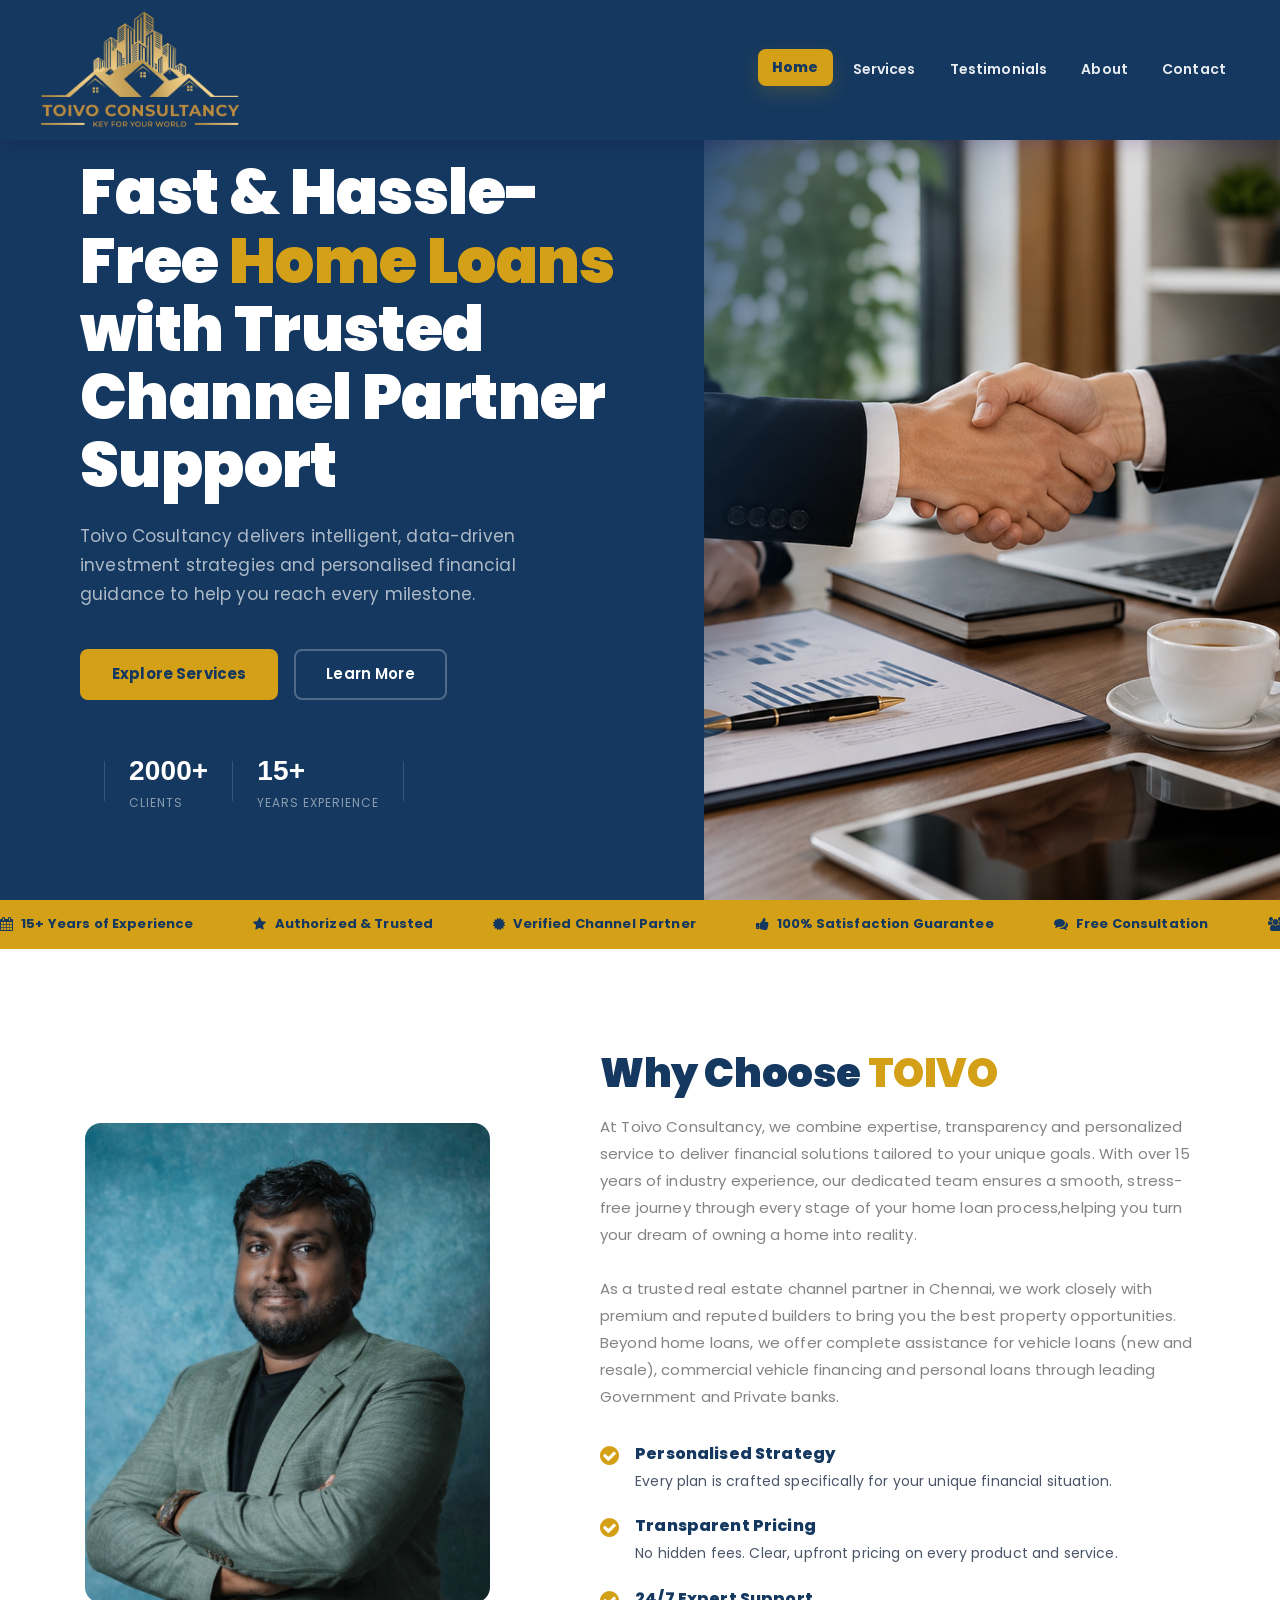
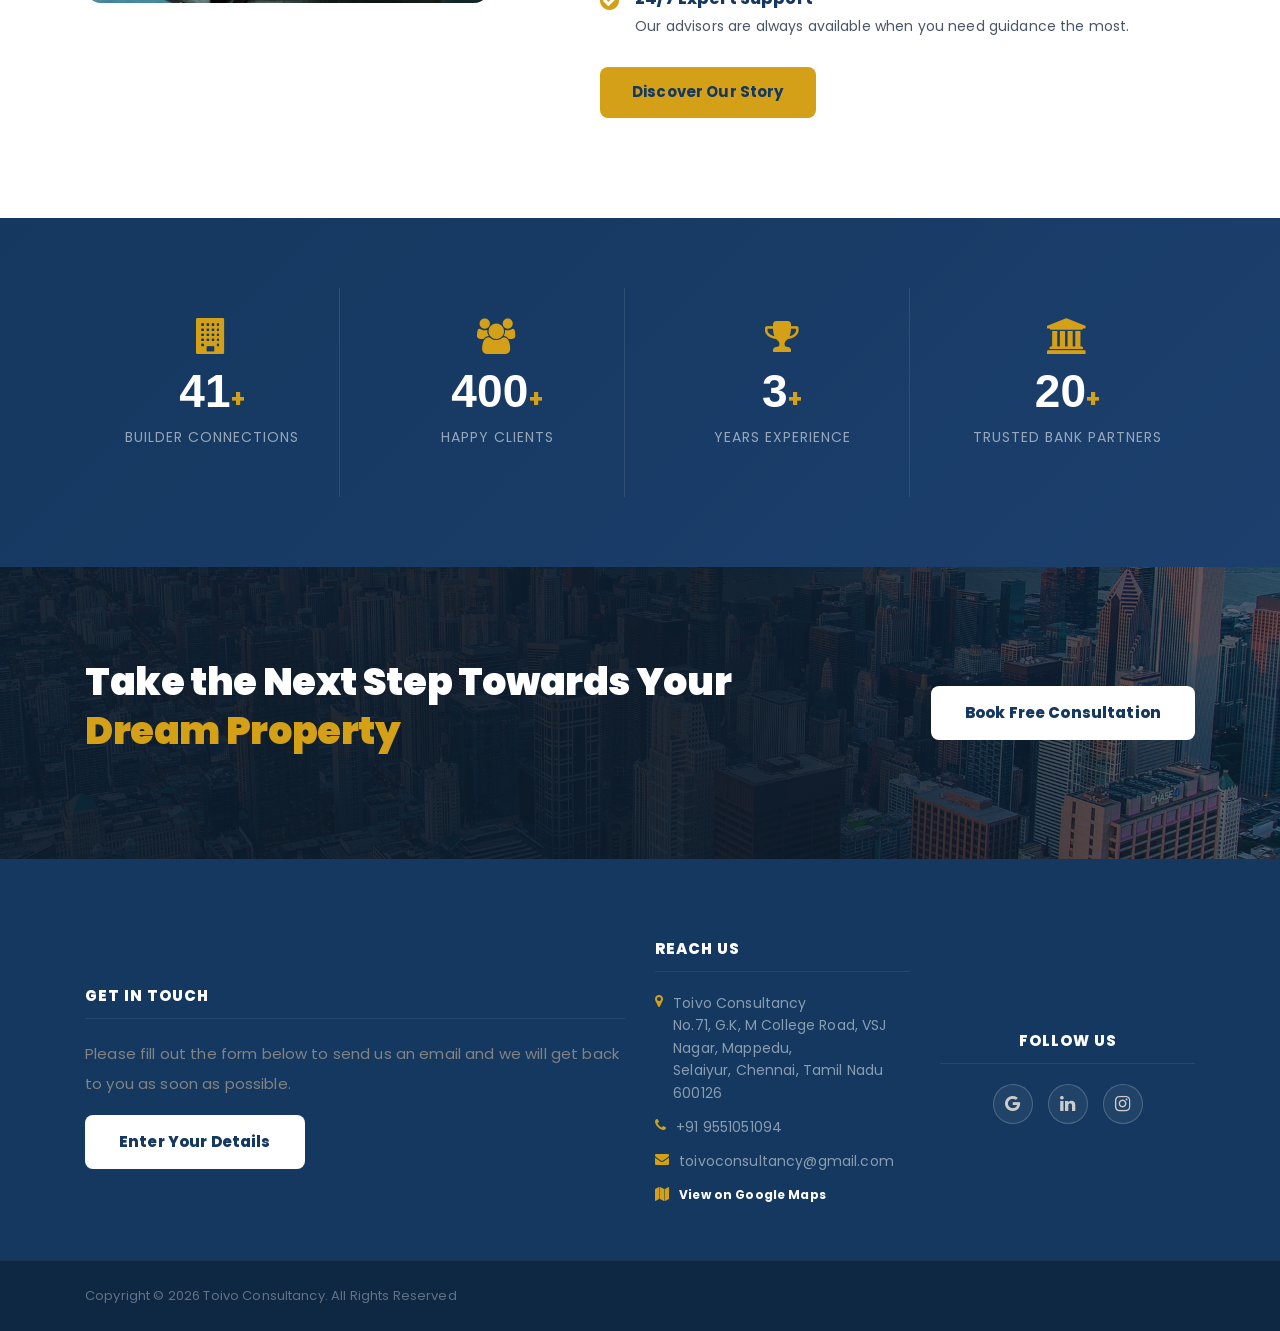
<file: index.html>
<!DOCTYPE html>
<html lang="en">

<head>
    <meta charset="UTF-8">
    <meta name="description" content="VaultEdge - Premium financial planning and investment management HTML template">
    <meta http-equiv="X-UA-Compatible" content="IE=edge">
    <meta name="viewport" content="width=device-width, initial-scale=1, shrink-to-fit=no">

    <title>Toivo Consultancy</title>

    <link rel="icon" href="img/logo/TOIVO LOGO PNG.png">
    <link rel="stylesheet" href="style.css">
    <link rel="stylesheet" href="css/custom-override.css">
</head>

<body>
    <!-- Preloader -->
    <div class="preloader d-flex align-items-center justify-content-center">
        <div class="lds-ellipsis"><div></div><div></div><div></div><div></div></div>
    </div>

    <!-- ===== NAVBAR (single dark bar, logo left, nav center, CTA right) ===== -->
    <header class="ve-header" id="ve-sticky">
        <div class="container-fluid ve-nav-wrap">
            <!-- Logo -->
            <div class="ve-logo">
                <a href="index.html">
                    <img src="img/logo/TOIVO LOGO PNG.png" alt="TOIVO Logo" class="ve-logo-img" />
                </a>
            </div>

            <!-- Nav Links -->
            <nav class="ve-nav">
                <ul>
                    <li><a href="index.html" class="active">Home</a></li>
                    
                    
                    <li class="has-drop">
                        <a href="services.html">Services </a>
                        <!-- <ul class="ve-dropdown">
                            <li><a href="#">Wealth Management</a></li>
                            <li><a href="#">Retirement Plans</a></li>
                            <li><a href="#">Tax Advisory</a></li>
                            <li><a href="#">Risk Analysis</a></li>
                        </ul> -->
                    </li>
                    
                    <li><a href="post.html">Testimonials</a></li>

                    <li class="has-drop">
                        <a href="about.html">About </a>
                                        </li>
                    <li><a href="contact.html">Contact</a></li>
                </ul>
            </nav>

            <!-- CTA
            <div class="ve-nav-cta">
                <a href="contact.html" class="ve-cta-btn">Get Started <i class="fa fa-arrow-right"></i></a>
            </div> -->

            <!-- Mobile Toggle -->
            <button class="ve-toggler" id="ve-toggle">
                <span></span><span></span><span></span>
            </button>
        </div>

        <!-- Mobile Menu -->
        <div class="ve-mobile-menu" id="ve-mobile-menu">
            <ul>
                <li><a href="index.html">Home</a></li>
                <li><a href="about.html">About</a></li>
                <li><a href="services.html">Services</a></li>
                <!-- <li><a href="#">Solutions</a></li>              -->
                    <li><a href="post.html">Testimonials</a></li>
                <li><a href="contact.html">Contact</a></li>
            </ul>
        </div>
    </header>

    <!-- ===== HERO: Split layout — left text, right image panel ===== -->
    <section class="ve-hero">
        <!-- Left Panel -->
        <div class="ve-hero-left">
          <!---  <span class="ve-hero-badge">Trusted Since 2010 &nbsp;·&nbsp; 2000+ Clients</span>-->
             
            <h1>Fast & Hassle-Free <span class="ve-highlight">Home Loans</span><br>with Trusted Channel Partner Support</h1>
            <p>Toivo Cosultancy delivers intelligent, data-driven investment strategies and personalised financial guidance to help you reach every milestone.</p>
            <div class="ve-hero-btns">
                <a href="services.html" class="ve-btn-primary">Explore Services</a>
                <a href="about.html" class="ve-btn-ghost">Learn More</a>
            </div>
            <!-- Quick Stats Row -->
            <div class="ve-hero-stats">
              <!--  <div class="ve-stat">
                    <strong>$4.2B+</strong>
                    <span>Assets Managed</span>
                </div>--><div></div>
                <div class="ve-stat-divider"></div>
                <div class="ve-stat">
                    <strong>2000+</strong>
                    <span>Clients</span>
                </div>
                <div class="ve-stat-divider"></div>
                <div class="ve-stat">
                    <strong>15+</strong>
                    <span>Years Experience</span>
                </div>
                <div class="ve-stat-divider"></div>
            </div>
        </div>
        <!-- Right Panel: overlapping image cards -->
        <div class="ve-hero-right">
            <div class="ve-hero-img-main" style="background-image:url(img/bg-img/1.png);"></div>
            <!-- <div class="ve-hero-img-accent bg-img" style="background-image:url(img/bg-img/3.jpg);"></div> -->
            <!-- Floating card -->
            <!-- <div class="ve-float-card">
                <i class="fa fa-key"></i>
                <div>
                    <strong>Key</strong>

                    <span>for Your World</span>
                </div>
            </div> -->
        </div>
    </section>

    <!-- ===== MARQUEE TRUST BAR ===== -->
    <div class="ve-trust-bar">
        <div class="ve-trust-inner">
    <span><i class="fa fa-calendar"></i> 15+ Years of Experience</span>
    <span><i class="fa fa-star"></i> Authorized & Trusted</span>
    <span><i class="fa fa-certificate"></i> Verified Channel Partner</span>
    <span><i class="fa fa-thumbs-up"></i> 100% Satisfaction Guarantee</span>
    <span><i class="fa fa-comments"></i> Free Consultation</span>
    <span><i class="fa fa-users"></i> Satisfied Customers</span>
    <span><i class="fa fa-building"></i> Real Estate Specialists</span>
    <span><i class="fa fa-inr"></i> No Hidden Costs</span>
</div>
    </div>

  

    <!-- ===== WHY US (two-column: image left, content right) ===== -->
    <section class="ve-section ve-whyus-section">
        <div class="container">
            <div class="row align-items-center">
                <!-- Image Side -->
                <div class="col-12 col-lg-5">
                    <div class="ve-whyus-img-wrap wow fadeInLeft" data-wow-delay="100ms">
                        <div class="ve-whyus-img-main bg-img" style="background-image:url(img/bg-img/darwin-2.png);"></div>
                        <!-- <div class="ve-whyus-badge">
                            <strong>15+</strong>
                            <span>Years of Financial Excellence</span>
                        </div> -->
                    </div>
                </div>
                <!-- Content Side -->
                <div class="col-12 col-lg-7 wow fadeInRight" data-wow-delay="200ms">
                    <div class="ve-whyus-content">
                        <!-- <span class="ve-section-tag"><b>Why Toivo Consultancy</b></span> -->
                        <h2>Why Choose <span>TOIVO</span></h2>
<p class="ve-justify">
At Toivo Consultancy, we combine expertise, transparency and personalized service 
to deliver financial solutions tailored to your unique goals. With over 15 years of 
industry experience, our dedicated team ensures a smooth, stress-free journey through 
every stage of your home loan process,helping you turn your dream of owning a home into reality.
<br><br>
As a trusted real estate channel partner in Chennai, we work closely with premium 
and reputed builders to bring you the best property opportunities. Beyond home loans, 
we offer complete assistance for vehicle loans (new and resale), commercial vehicle 
financing and personal loans through leading Government and Private banks.
</p>
                        <div class="ve-checklist">
                            <div class="ve-check-item">
                                <i class="fa fa-check-circle"></i>
                                <div><strong>Personalised Strategy</strong><p>Every plan is crafted specifically for your unique financial situation.</p></div>
                            </div>
                            <div class="ve-check-item">
                                <i class="fa fa-check-circle"></i>
                                <div><strong>Transparent Pricing</strong><p>No hidden fees. Clear, upfront pricing on every product and service.</p></div>
                            </div>
                            <div class="ve-check-item">
                                <i class="fa fa-check-circle"></i>
                                <div><strong>24/7 Expert Support</strong><p>Our advisors are always available when you need guidance the most.</p></div>
                            </div>
                        </div>
                        <a href="about.html" class="ve-btn-primary mt-30">Discover Our Story</a>
                    </div>
                </div>
            </div>
        </div>
    </section>

  
    <!-- ===== COUNTERS ===== -->
<section class="ve-counter-section">
   
    <div class="container">
        <div class="ve-counter-grid">
            
             <div class="ve-counter-item wow fadeInUp" data-wow-delay="100ms">
                 <i class="fa fa-building"></i>
                <strong class="counter" data-count="200">200</strong><span>+</span>
                <p> Builder Connections</p>
            </div> 
            <!-- Happy Clients -->
            <div class="ve-counter-item wow fadeInUp" data-wow-delay="100ms">
                <i class="fa fa-users"></i>
                <strong class="counter" data-count="2000">2000</strong><span>+</span>
                <p>Happy Clients</p>
            </div>

            <!-- Experience -->
            <div class="ve-counter-item wow fadeInUp" data-wow-delay="100ms">
                <i class="fa fa-trophy"></i>
                <strong class="counter" data-count="15">15</strong><span>+</span>
                <p>Years Experience</p>
            </div>

            <div class="ve-counter-item wow fadeInUp" data-wow-delay="100ms">
                <i class="fa fa-university"></i>
            <strong class="counter" data-count="100">100</strong><span>+</span>
            <p>Trusted Bank Partners</p>
                </div>

            <!-- Hidden Cost -->
            
            
        </div>

        

    </div>
</section>

    <!-- ===== TESTIMONIALS =====
    <section class="ve-section ve-testimonials-section">
        <div class="container">
            <div class="ve-section-header text-center">
                <span class="ve-section-tag">Client Stories</span>
                <h2>What Our Clients <span>Say</span></h2>
            </div>
            <div class="ve-testi-grid">
                <div class="ve-testi-card wow fadeInUp" data-wow-delay="100ms">
                    <div class="ve-testi-stars">&#9733;&#9733;&#9733;&#9733;&#9733;</div>
                    <p>"VaultEdge transformed how I manage my finances. My portfolio has grown by 22% in just 18 months. Incredible service!"</p>
                    <div class="ve-testi-author">
                        <div class="ve-testi-avatar bg-img" style="background-image:url(img/bg-img/32.jpg);"></div>
                        <div><strong>Alex Morgan</strong><span>Entrepreneur</span></div>
                    </div>
                </div>
                <div class="ve-testi-card wow fadeInUp" data-wow-delay="250ms">
                    <div class="ve-testi-stars">&#9733;&#9733;&#9733;&#9733;&#9733;</div>
                    
                    <p class="ve-justify">"We know Mr. Darwin from 2016 when we bought our first home. Buying a home in Chennai being from a different part of the country wasn't an easy decision for us. Mr. Darwin took the time to explain every detail, making sure that we felt confident in our decision as first time home buyer. He is an excellent and supportive person. He was very supportive throughout the entire loan sanction process. He not only supported during sanction process, he also ensured that the disbursement process was smooth and was credited to the builder's account on time after each milestone. His dedicated follow-ups and expertise made what could otherwise have been a stressful situation into a smooth and positive experience. Thanks to Darwin and his team, we secured the perfect loan for our dream home. "

- Mr.Gourav Palit</p>
                    <div class="ve-testi-author">
                        <div class="ve-testi-avatar bg-img" style="background-image:url(img/bg-img/33.jpg);"></div>
                        <div><strong>Sarah Patel</strong><span>Marketing Director</span></div>
                    </div>
                </div>
                <div class="ve-testi-card wow fadeInUp" data-wow-delay="400ms">
                    <div class="ve-testi-stars">&#9733;&#9733;&#9733;&#9733;&#9733;</div>
                    <p>"Switched from our old firm and couldn't be happier. Their tax advisory alone saved us thousands in the first year."</p>
                    <div class="ve-testi-author">
                        <div class="ve-testi-avatar bg-img" style="background-image:url(img/bg-img/14.jpg);"></div>
                        <div><strong>James Liu</strong><span>Business Owner</span></div>
                    </div>
                </div>
            </div>
        </div>
    </section> -->

    <!-- ===== CTA BANNER ===== -->
   
    

    <!-- ===== LATEST INSIGHTS ===== -->
    <!-- <section class="ve-section ve-insights-section">
       
                          
          </section> -->
                <section class="ve-cta-banner bg-img" style="background-image:url(img/bg-img/6.jpg);">
        <div class="ve-cta-overlay"></div>
        <div class="container ve-cta-content">
            <div class="row align-items-center">
                <div class="col-12 col-lg-8">
                    <h2>Take the Next Step Towards Your <span> Dream Property</span></h2>
                    <!-- <p>Book a free consultation with one of our certified financial advisors today.</p> -->
                </div>
                <div class="col-8 col-lg-4 text-lg-right">
                    <a href="contact.html" class="ve-btn-white">Book Free Consultation</a>
                </div>
            </div>
        </div>
    </div>
    </section>
    
     <!-- <section class="ve-section ve-insights-section">
       
                          
          </section> -->
            
                    

 <!-- ===== FOOTER ===== -->
<footer class="ve-footer">
    <div class="container">
        <div class="row align-items-center text-center text-lg-left">

            <!-- Get In Touch -->
            <div class="col-md-6 mb-4">
                <h5 class="ve-footer-title">Get In Touch</h5>   
                <p>Please fill out the form below to send us an email and we will get back to you as soon as possible.</p>
                <a href="enter.html" class="ve-btn-white">Enter Your Details</a>
            </div>

            <!-- Reach Us -->
            <div class="col-md-3 mb-4">
                <h5 class="ve-footer-title">Reach Us</h5>
                <ul class="ve-footer-contact">
                    <ul class="ve-footer-contact">
    <li>
        <i class="fa fa-map-marker"> </i>Toivo Consultancy <br>No.71, G.K, M College Road, VSJ Nagar, Mappedu, <br> Selaiyur, Chennai, Tamil Nadu 600126</i> 
        
    </li>
                         <li><i class="fa fa-phone"></i> +91 9551051094</li>
                    <li><i class="fa fa-envelope"></i> toivoconsultancy@gmail.com</li>
       
                          <!-- Map Link -->
        <li>
            <i class="fa fa-map"></i>
            <a href="https://share.google/mLVn0uDmNdBq90Bor"  target="_blank">
                View on Google Maps
            </a>
        </li> 
                     
                </ul>
            </div>

            <!-- Social Icons (CENTERED) -->
            <div class="col-md-3 mb-4 ve-footer-center">
                <h5 class="ve-footer-title">Follow Us</h5>
                <div class="ve-social">
                    <a href="https://share.google/mLVn0uDmNdBq90Bor"><i class="fa fa-google"></i></a>
                    <!-- <a href="#"><i class="fa fa-twitter"></i></a> -->
                    <a href="https://www.linkedin.com/in/darwin-b-45586558?utm_source=share_via&utm_content=profile&utm_medium=member_android"><i class="fa fa-linkedin"></i></a>
                    <a href="https://www.instagram.com/toivoconsultancy?igsh=MWJsNmMxNTJmYTdrYQ=="><i class="fa fa-instagram"></i></a>
                </div>
           
            </div>

          
        </div>
    </div>

    <!-- Footer Bottom -->
    <div class="ve-footer-bottom">
        <div class="container">
            <div class="ve-footer-bottom-inner">
                <p type="center">
                    Copyright &copy;
                    <script>document.write(new Date().getFullYear());</script>
                    Toivo Consultancy. All Rights Reserved
                </p>
            </div>
        </div>
    </div>
</footer>

<!-- STYLE INSIDE HTML -->
<style>
.ve-footer-center {
    text-align: center;
}

/* Social container */
.ve-social {
    display: flex;
    justify-content: center;
    gap: 15px;
    margin-top: 10px;
}

/* Icon style (NO white background) */
.ve-social a {
    width: 40px;
    height: 40px;
    border-radius: 50%;
    border: 1px solid rgba(255,255,255,0.2);
    display: flex;
    align-items: center;
    justify-content: center;
    font-size: 18px;
    color: #ccc;
    text-decoration: none;
    transition: all 0.3s ease;
}

/* Hover effects (premium colors) */
.ve-social a:hover {
    background: #007bff;
    color: #fff;
    border-color: #007bff;
}
.ve-social a:nth-child(1):hover { background:#3b5998; } /* Facebook */
<!-- .ve-social a:nth-child(2):hover { background:#1da1f2; } /* Twitter */ -->
.ve-social a:nth-child(3):hover { background:#0077b5; } /* LinkedIn */
<!-- .ve-social a:nth-child(4):hover { background:#e4405f; } /* Instagram */ -->
.ve-social a:nth-child(4):hover {
    background: radial-gradient(circle at 30% 107%,
        #fdf497 0%, #fdf497 5%,
        #fd5949 45%,
        #d6249f 60%,
        #285AEB 90%);
    color: #fff;
    border: none;
}
.ve-footer-contact a {
    color: #fff;
    font-size: 12px;
}
</style>
    <!-- Scripts -->
    <script src="js/jquery/jquery-2.2.4.min.js"></script>
    <script src="js/bootstrap/popper.min.js"></script>
    <script src="js/bootstrap/bootstrap.min.js"></script>
    <script src="js/plugins/plugins.js"></script>
    <script src="js/active.js"></script>
    <script src="js/vaultedge.js"></script>
</body>
</html>
</file>
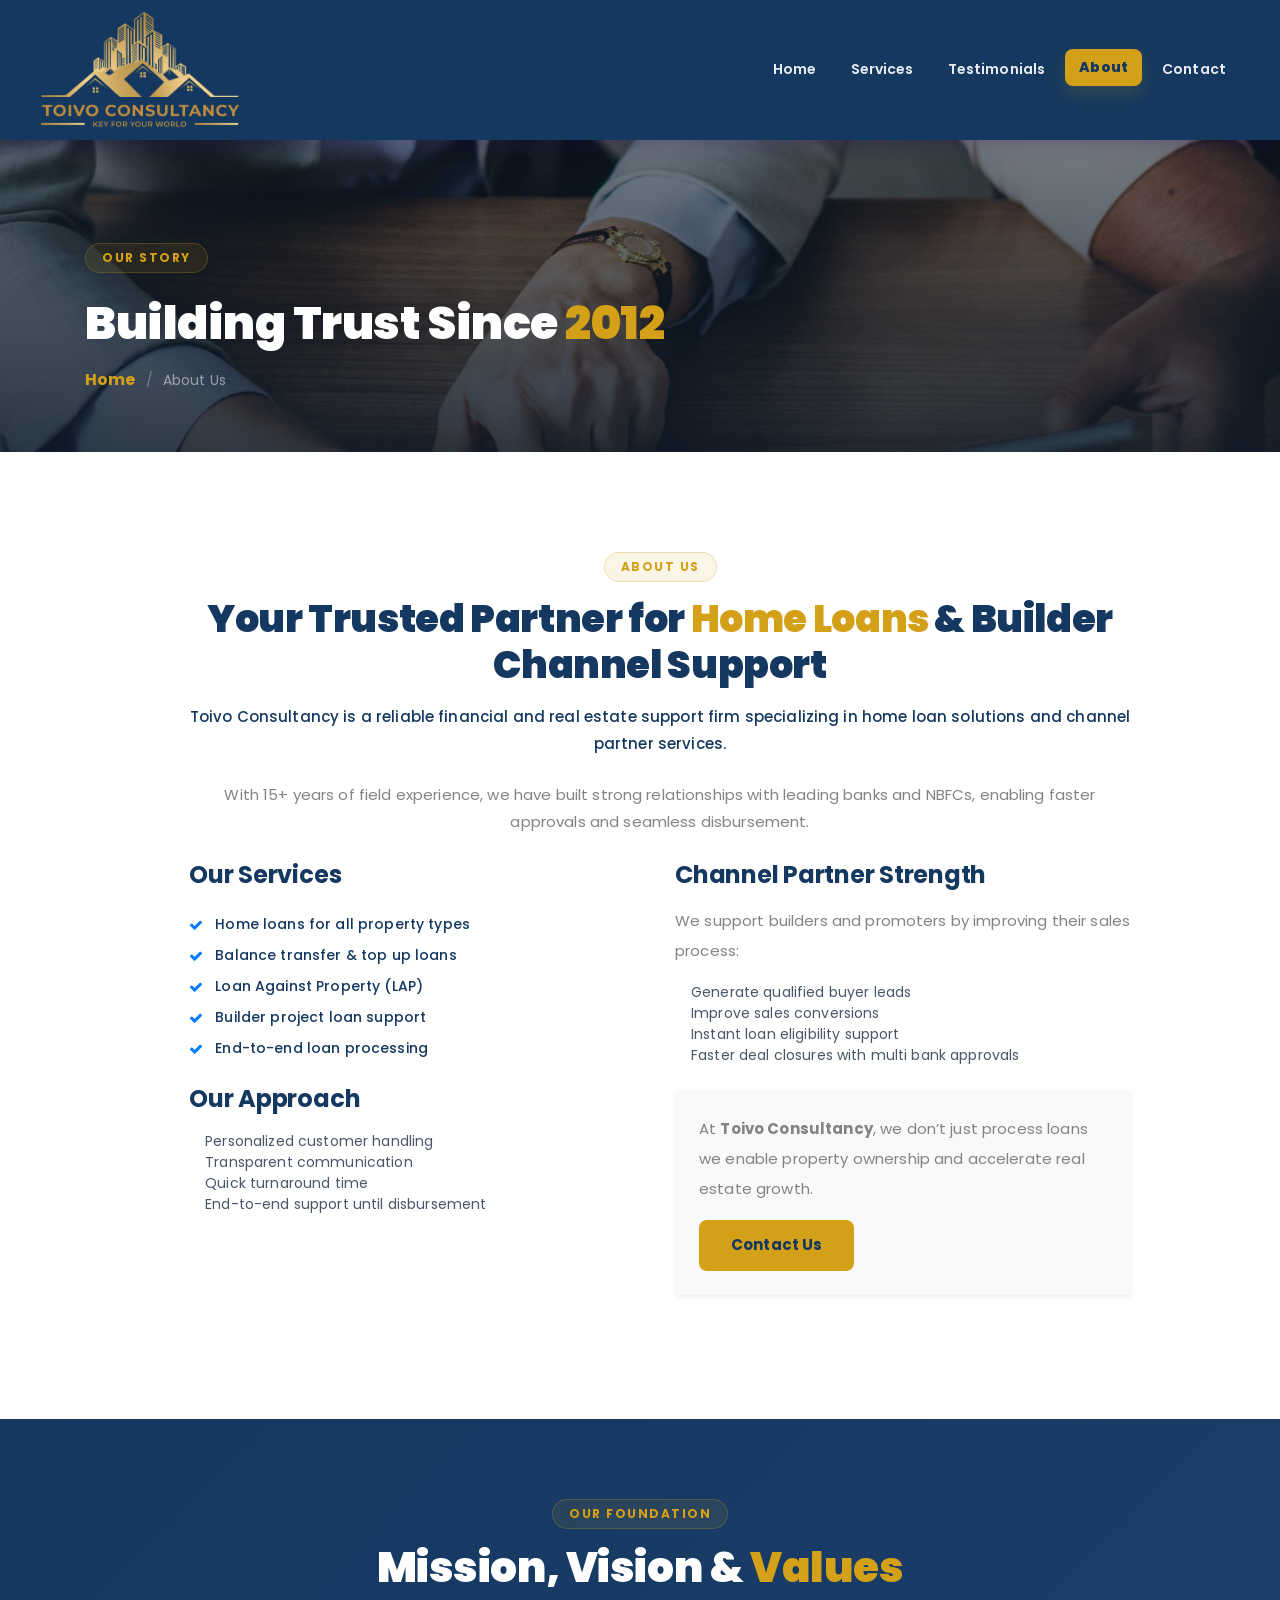
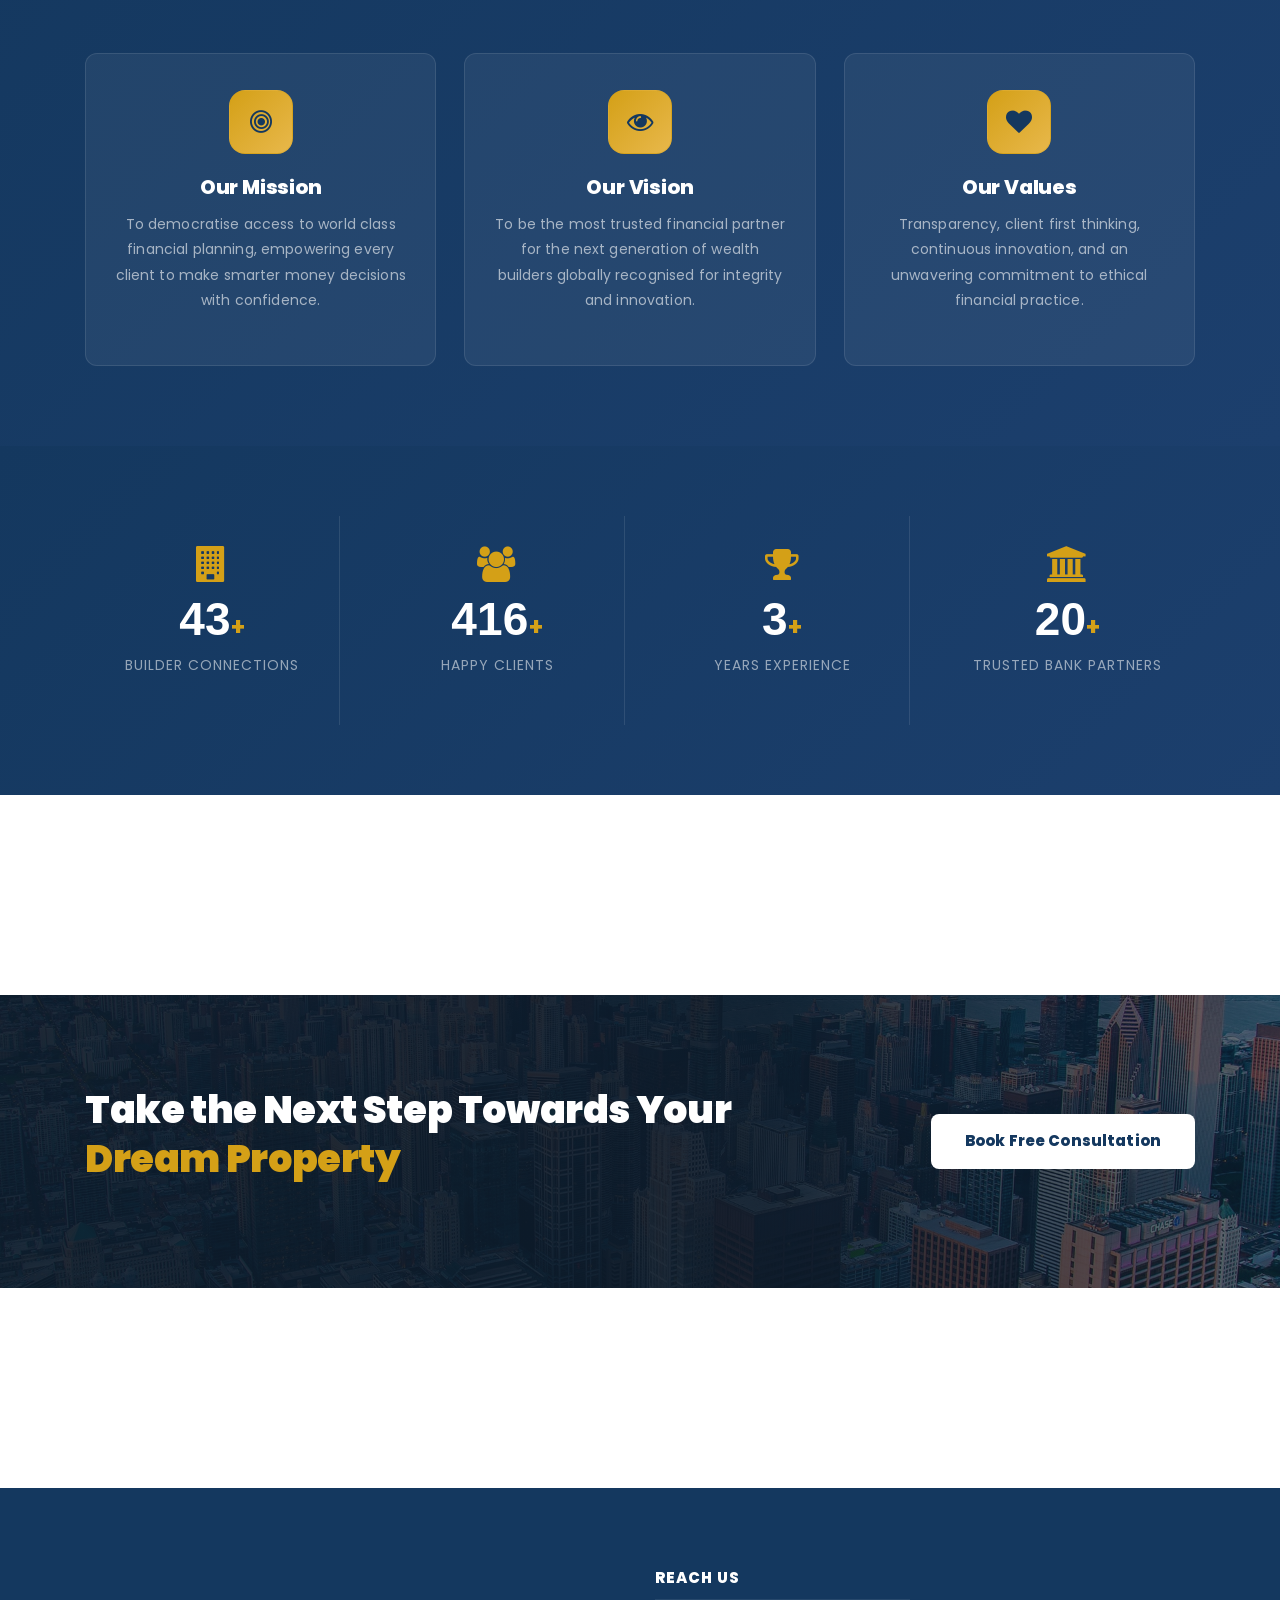
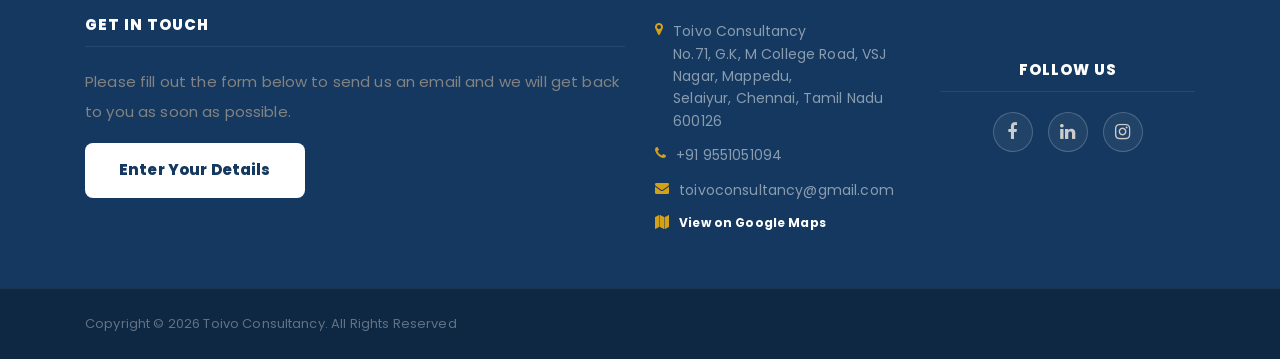
<file: about.html>
<!DOCTYPE html>
<html lang="en">

<head>
    <meta charset="UTF-8">
    <meta name="description" content="VaultEdge - Premium financial planning and investment management HTML template">
    <meta http-equiv="X-UA-Compatible" content="IE=edge">
    <meta name="viewport" content="width=device-width, initial-scale=1, shrink-to-fit=no">

    <title>Toivo Consultancy</title>

    
    <link rel="icon" href="img\logo\TOIVO LOGO PNG.png">
    <link rel="stylesheet" href="style.css">
    <link rel="stylesheet" href="css/custom-override.css">
</head>

<body>
    <!-- Preloader -->
    <div class="preloader d-flex align-items-center justify-content-center">
        <div class="lds-ellipsis"><div></div><div></div><div></div><div></div></div>
    </div>

    <!-- ===== NAVBAR (single dark bar, logo left, nav center, CTA right) ===== -->
    <header class="ve-header" id="ve-sticky">
        <div class="container-fluid ve-nav-wrap">
            <!-- Logo -->
            <div class="ve-logo">
                <a href="index.html">
                    <img src="img/logo/TOIVO LOGO PNG.png" alt="TOIVO Logo" class="ve-logo-img" />
                </a>
            </div>

            <!-- Nav Links -->
            <nav class="ve-nav">
                <ul>
                    <li><a href="index.html">Home</a></li>
                    
                    
                    <li class="has-drop">
                        <a href="services.html">Services </a>
                        <!-- <ul class="ve-dropdown">
                            <li><a href="#">Wealth Management</a></li>
                            <li><a href="#">Retirement Plans</a></li>
                            <li><a href="#">Tax Advisory</a></li>
                            <li><a href="#">Risk Analysis</a></li>
                        </ul> -->
                    </li>
                    
                    <li><a href="post.html">Testimonials</a></li>

                    <li class="has-drop">
                        <a href="about.html" class="active">About </a>
                                        </li>
                    <li><a href="contact.html">Contact</a></li>
                </ul>
            </nav>

            <!-- CTA
            <div class="ve-nav-cta">
                <a href="contact.html" class="ve-cta-btn">Get Started <i class="fa fa-arrow-right"></i></a>
            </div> -->

            <!-- Mobile Toggle -->
            <button class="ve-toggler" id="ve-toggle">
                <span></span><span></span><span></span>
            </button>
        </div>

        <!-- Mobile Menu -->
        <div class="ve-mobile-menu" id="ve-mobile-menu">
            <ul>
                <li><a href="index.html">Home</a></li>
                <li><a href="about.html">About</a></li>
                <li><a href="services.html">Services</a></li>
                <li><a href="post.html">Testimonials</a></li>
                <li><a href="contact.html">Contact</a></li>
            </ul>
        </div>
    </header>
    
    <section class="ve-page-hero" style="background-image:url(img/bg-img/13.jpg);">
        <div class="ve-page-hero-overlay"></div>
        <div class="container ve-page-hero-content">
            <span class="ve-section-tag">Our Story</span>
            <h1>Building Trust Since <span>2012</span></h1>
            <nav aria-label="breadcrumb">
                <ol class="ve-breadcrumb">
                    <li><a href="index.html">Home</a></li>
                    <li class="active">About Us</li>
                </ol>
            </nav>
        </div>
    </section>
<!-- ABOUT SPLIT -->
<section class="ve-section">
    <div class="container-fluid px-4 px-lg-5">
        <div class="row justify-content-center">
            
            <!-- FULL WIDTH CONTENT -->
            <div class="col-12 col-lg-10 wow fadeInRight" data-wow-delay="200ms">
                
                <div class="ve-about-text text-center">
                    
                    <span class="ve-section-tag">About Us</span>
                    
                    <h2 class="mb-3">
                        Your Trusted Partner for <span>Home Loans</span> & Builder Channel Support
                    </h2>
                    
                    <p class="ve-lead">
                        Toivo Consultancy is a reliable financial and real estate support firm 
                        specializing in home loan solutions and channel partner services.
                    </p>

                    <p class="mb-4">
                        With 15+ years of field experience, we have built strong relationships 
                        with leading banks and NBFCs, enabling faster approvals and seamless disbursement.
                    </p>

                    <!-- CONTENT GRID -->
                    <div class="row mt-4 text-left">

                        <!-- LEFT COLUMN -->
                        <div class="col-lg-6 mb-4">
                            
                            <!-- Our Services -->
                            <h4 class="mb-3">Our Services</h4>
                            <div class="ve-about-features mb-4">
                                <div class="ve-af-item"><i class="fa fa-check text-primary"></i> Home loans for all property types</div>
                                <div class="ve-af-item"><i class="fa fa-check text-primary"></i> Balance transfer & top up loans</div>
                                <div class="ve-af-item"><i class="fa fa-check text-primary"></i> Loan Against Property (LAP)</div>
                                <div class="ve-af-item"><i class="fa fa-check text-primary"></i> Builder project loan support</div>
                                <div class="ve-af-item"><i class="fa fa-check text-primary"></i> End-to-end loan processing</div>
                            </div>

                            <!-- Our Approach -->
                            <h4 class="mb-3">Our Approach</h4>
                            <ul class="pl-3">
                                <li>Personalized customer handling</li>
                                <li>Transparent communication</li>
                                <li>Quick turnaround time</li>
                                <li>End-to-end support until disbursement</li>
                            </ul>

                        </div>

                        <!-- RIGHT COLUMN -->
                        <div class="col-lg-6 mb-4">

                            <!-- Channel Partner -->
                            <h4 class="mb-3">Channel Partner Strength</h4>
                            <p>
                                We support builders and promoters by improving their sales process:
                            </p>
                            <ul class="pl-3 mb-4">
                                <li>Generate qualified buyer leads</li>
                                <li>Improve sales conversions</li>
                                <li>Instant loan eligibility support</li>
                                <li>Faster deal closures with multi bank approvals</li>
                            </ul>

                            <!-- CTA BOX -->
                            <div class="p-4 shadow-sm rounded bg-light">
                                <p class="mb-3">
                                    At <strong>Toivo Consultancy</strong>, we don’t just process loans 
                                    we enable property ownership and accelerate real estate growth.
                                </p>
                                <a href="contact.html" class="ve-btn-primary">Contact Us</a>
                            </div>

                        </div>

                    </div>
                    <!-- END GRID -->

                </div>
            </div>

        </div>
    </div>
</section>

    <!-- MISSION / VISION / VALUES -->
    <section class="ve-mvv-section">
        <div class="container">
            <div class="ve-section-header text-center">
                <span class="ve-section-tag">Our Foundation</span>
                <h2>Mission, Vision &amp; <span>Values</span></h2>
            </div>
            <div class="ve-mvv-grid">
                <div class="ve-mvv-card wow fadeInUp" data-wow-delay="100ms">
                    <div class="ve-mvv-icon"><i class="fa fa-bullseye"></i></div>
                    <h4>Our Mission</h4>
                    <p>To democratise access to world class financial planning, empowering every client to make smarter money decisions with confidence.</p>
                </div>
                <div class="ve-mvv-card wow fadeInUp" data-wow-delay="250ms">
                    <div class="ve-mvv-icon"><i class="fa fa-eye"></i></div>
                    <h4>Our Vision</h4>
                    <p>To be the most trusted financial partner for the next generation of wealth builders globally recognised for integrity and innovation.</p>
                </div>
                <div class="ve-mvv-card wow fadeInUp" data-wow-delay="400ms">
                    <div class="ve-mvv-icon"><i class="fa fa-heart"></i></div>
                    <h4>Our Values</h4>
                    <p>Transparency, client first thinking, continuous innovation, and an unwavering commitment to ethical financial practice.</p>
                </div>
            </div>
        </div>
    </section>

   
   
    <!-- ===== COUNTERS ===== -->
<section class="ve-counter-section">
   
    <div class="container">
        <div class="ve-counter-grid">
            
             <div class="ve-counter-item wow fadeInUp" data-wow-delay="100ms">
                 <i class="fa fa-building"></i>
                <strong class="counter" data-count="200">200</strong><span>+</span>
                <p> Builder Connections</p>
            </div> 
            <!-- Happy Clients -->
            <div class="ve-counter-item wow fadeInUp" data-wow-delay="100ms">
                <i class="fa fa-users"></i>
                <strong class="counter" data-count="2000">2000</strong><span>+</span>
                <p>Happy Clients</p>
            </div>

            <!-- Experience -->
            <div class="ve-counter-item wow fadeInUp" data-wow-delay="100ms">
                <i class="fa fa-trophy"></i>
                <strong class="counter" data-count="15">15</strong><span>+</span>
                <p>Years Experience</p>
            </div>

            <div class="ve-counter-item wow fadeInUp" data-wow-delay="100ms">
                <i class="fa fa-university"></i>
            <strong class="counter" data-count="100">100</strong><span>+</span>
            <p>Trusted Bank Partners</p>
                </div>

            <!-- Hidden Cost -->
            
            
        </div>

        

    </div>
</section>

    <!-- ===== TESTIMONIALS =====
    <section class="ve-section ve-testimonials-section">
        <div class="container">
            <div class="ve-section-header text-center">
                <span class="ve-section-tag">Client Stories</span>
                <h2>What Our Clients <span>Say</span></h2>
            </div>
            <div class="ve-testi-grid">
                <div class="ve-testi-card wow fadeInUp" data-wow-delay="100ms">
                    <div class="ve-testi-stars">&#9733;&#9733;&#9733;&#9733;&#9733;</div>
                    <p>"VaultEdge transformed how I manage my finances. My portfolio has grown by 22% in just 18 months. Incredible service!"</p>
                    <div class="ve-testi-author">
                        <div class="ve-testi-avatar bg-img" style="background-image:url(img/bg-img/32.jpg);"></div>
                        <div><strong>Alex Morgan</strong><span>Entrepreneur</span></div>
                    </div>
                </div>
                <div class="ve-testi-card wow fadeInUp" data-wow-delay="250ms">
                    <div class="ve-testi-stars">&#9733;&#9733;&#9733;&#9733;&#9733;</div>
                    
                    <p class="ve-justify">"We know Mr. Darwin from 2016 when we bought our first home. Buying a home in Chennai being from a different part of the country wasn't an easy decision for us. Mr. Darwin took the time to explain every detail, making sure that we felt confident in our decision as first time home buyer. He is an excellent and supportive person. He was very supportive throughout the entire loan sanction process. He not only supported during sanction process, he also ensured that the disbursement process was smooth and was credited to the builder's account on time after each milestone. His dedicated follow-ups and expertise made what could otherwise have been a stressful situation into a smooth and positive experience. Thanks to Darwin and his team, we secured the perfect loan for our dream home. "

- Mr.Gourav Palit</p>
                    <div class="ve-testi-author">
                        <div class="ve-testi-avatar bg-img" style="background-image:url(img/bg-img/33.jpg);"></div>
                        <div><strong>Sarah Patel</strong><span>Marketing Director</span></div>
                    </div>
                </div>
                <div class="ve-testi-card wow fadeInUp" data-wow-delay="400ms">
                    <div class="ve-testi-stars">&#9733;&#9733;&#9733;&#9733;&#9733;</div>
                    <p>"Switched from our old firm and couldn't be happier. Their tax advisory alone saved us thousands in the first year."</p>
                    <div class="ve-testi-author">
                        <div class="ve-testi-avatar bg-img" style="background-image:url(img/bg-img/14.jpg);"></div>
                        <div><strong>James Liu</strong><span>Business Owner</span></div>
                    </div>
                </div>
            </div>
        </div>
    </section> -->

    <!-- ===== CTA BANNER ===== -->
   
    

    <!-- ===== LATEST INSIGHTS ===== -->
    <section class="ve-section ve-insights-section">
       
                          
          </section>
                <section class="ve-cta-banner bg-img" style="background-image:url(img/bg-img/6.jpg);">
        <div class="ve-cta-overlay"></div>
        <div class="container ve-cta-content">
            <div class="row align-items-center">
                <div class="col-12 col-lg-8">
                    <h2>Take the Next Step Towards Your <span> Dream Property</span></h2>
                    <!-- <p>Book a free consultation with one of our certified financial advisors today.</p> -->
                </div>
                <div class="col-8 col-lg-4 text-lg-right">
                    <a href="contact.html" class="ve-btn-white">Book Free Consultation</a>
                </div>
            </div>
        </div>
    </div>
    </section>
    
     <section class="ve-section ve-insights-section">
       
                          
          </section>
            
                    

 <!-- ===== FOOTER ===== -->
<footer class="ve-footer">
    <div class="container">
        <div class="row align-items-center text-center text-lg-left">

            <!-- Get In Touch -->
            <div class="col-md-6 mb-4">
                <h5 class="ve-footer-title">Get In Touch</h5>   
                <p>Please fill out the form below to send us an email and we will get back to you as soon as possible.</p>
                <a href="enter.html" class="ve-btn-white">Enter Your Details</a>
            </div>

            <!-- Reach Us -->
            <div class="col-md-3 mb-4">
                <h5 class="ve-footer-title">Reach Us</h5>
                <ul class="ve-footer-contact">
                    <ul class="ve-footer-contact">
    <li>
        <i class="fa fa-map-marker"> </i>Toivo Consultancy <br>No.71, G.K, M College Road, VSJ Nagar, Mappedu, <br> Selaiyur, Chennai, Tamil Nadu 600126</i> 
        
    </li>
                         <li><i class="fa fa-phone"></i> +91 9551051094</li>
                    <li><i class="fa fa-envelope"></i> toivoconsultancy@gmail.com</li>
       
                          <!-- Map Link -->
        <li>
            <i class="fa fa-map"></i>
            <a href="https://share.google/mLVn0uDmNdBq90Bor"  target="_blank">
                View on Google Maps
            </a>
        </li> 
                     
                </ul>
            </div>

            <!-- Social Icons (CENTERED) -->
            <div class="col-md-3 mb-4 ve-footer-center">
                <h5 class="ve-footer-title">Follow Us</h5>
                <div class="ve-social">
                    <a href="#"><i class="fa fa-facebook"></i></a>
                    <!-- <a href="#"><i class="fa fa-twitter"></i></a> -->
                    <a href="#"><i class="fa fa-linkedin"></i></a>
                    <a href="#"><i class="fa fa-instagram"></i></a>
                </div>
           
            </div>

          
        </div>
    </div>

    <!-- Footer Bottom -->
    <div class="ve-footer-bottom">
        <div class="container">
            <div class="ve-footer-bottom-inner">
                <p type="center">
                    Copyright &copy;
                    <script>document.write(new Date().getFullYear());</script>
                    Toivo Consultancy. All Rights Reserved
                </p>
            </div>
        </div>
    </div>
</footer>

<!-- STYLE INSIDE HTML -->
<style>
.ve-footer-center {
    text-align: center;
}

/* Social container */
.ve-social {
    display: flex;
    justify-content: center;
    gap: 15px;
    margin-top: 10px;
}

/* Icon style (NO white background) */
.ve-social a {
    width: 40px;
    height: 40px;
    border-radius: 50%;
    border: 1px solid rgba(255,255,255,0.2);
    display: flex;
    align-items: center;
    justify-content: center;
    font-size: 18px;
    color: #ccc;
    text-decoration: none;
    transition: all 0.3s ease;
}

/* Hover effects (premium colors) */
.ve-social a:hover {
    background: #007bff;
    color: #fff;
    border-color: #007bff;
}
.ve-social a:nth-child(1):hover { background:#3b5998; } /* Facebook */
<!-- .ve-social a:nth-child(2):hover { background:#1da1f2; } /* Twitter */ -->
.ve-social a:nth-child(3):hover { background:#0077b5; } /* LinkedIn */
<!-- .ve-social a:nth-child(4):hover { background:#e4405f; } /* Instagram */ -->
.ve-social a:nth-child(4):hover {
    background: radial-gradient(circle at 30% 107%,
        #fdf497 0%, #fdf497 5%,
        #fd5949 45%,
        #d6249f 60%,
        #285AEB 90%);
    color: #fff;
    border: none;
}
.ve-footer-contact a {
    color: #fff;
    font-size: 12px;
}
</style>
    <!-- Scripts -->
    <script src="js/jquery/jquery-2.2.4.min.js"></script>
    <script src="js/bootstrap/popper.min.js"></script>
    <script src="js/bootstrap/bootstrap.min.js"></script>
    <script src="js/plugins/plugins.js"></script>
    <script src="js/active.js"></script>
    <script src="js/vaultedge.js"></script>
</body>
</html>
</file>
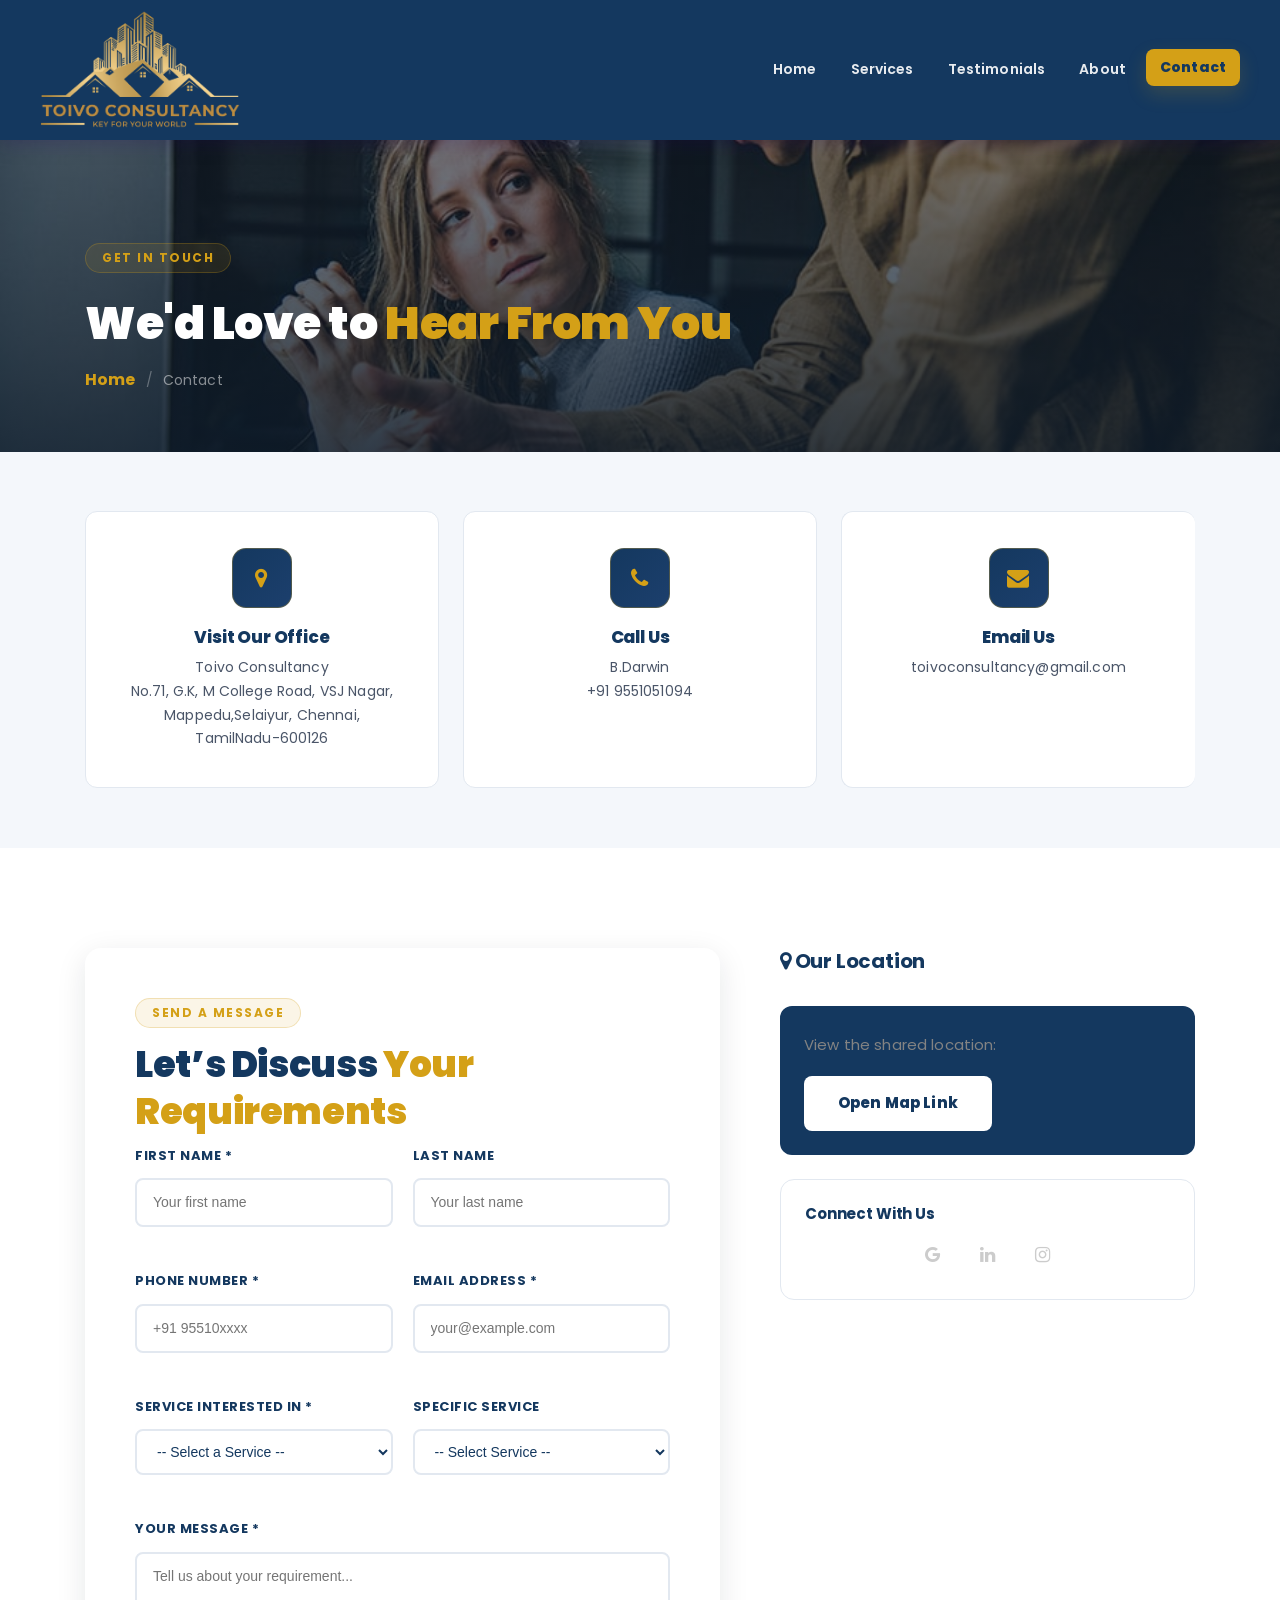
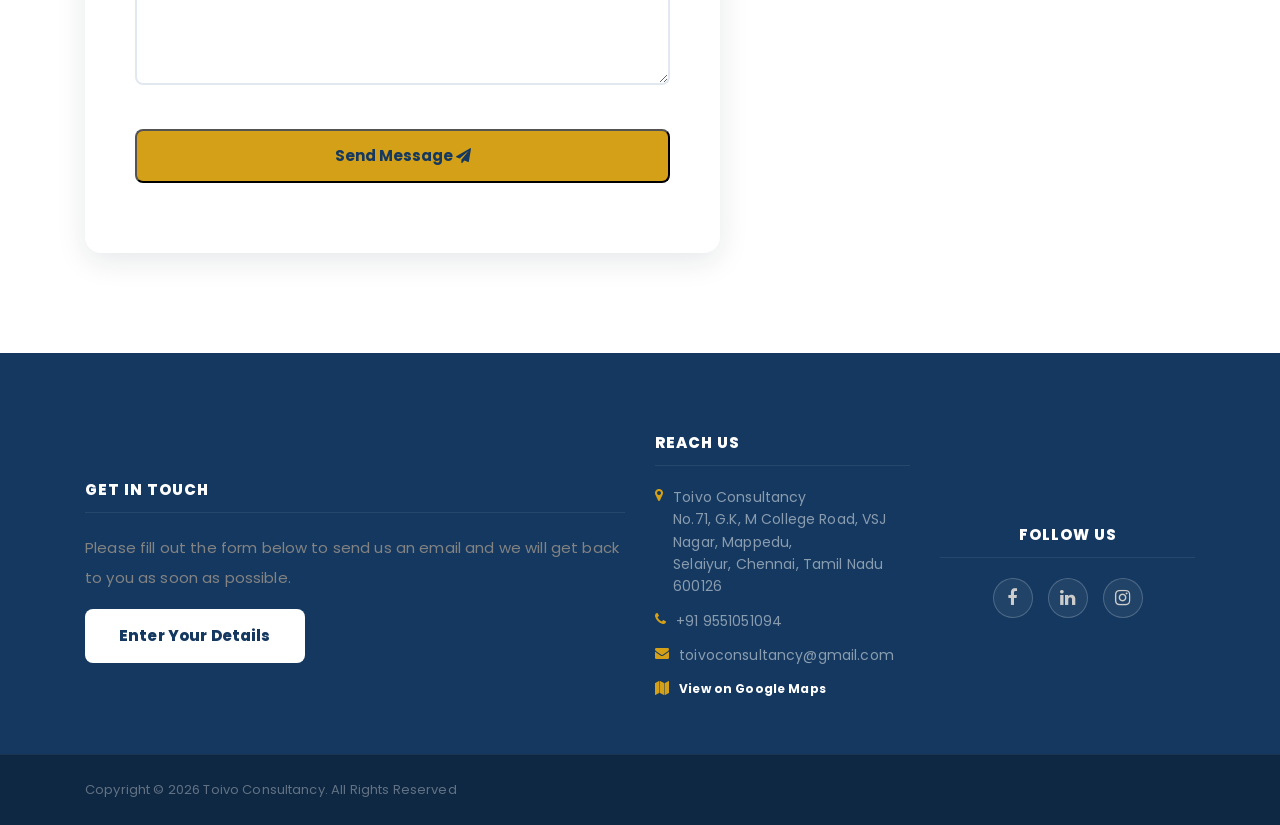
<file: contact.html>
<!DOCTYPE html>
<html lang="en">

<head>
    <meta charset="UTF-8">
    <meta name="description" content="VaultEdge - Premium financial planning and investment management HTML template">
    <meta http-equiv="X-UA-Compatible" content="IE=edge">
    <meta name="viewport" content="width=device-width, initial-scale=1, shrink-to-fit=no">

    <title>Toivo Consultancy</title>

     <link rel="icon" href="img\logo\TOIVO LOGO PNG.png">
    <link rel="stylesheet" href="style.css">
    <link rel="stylesheet" href="css/custom-override.css">
</head>

<body>
    <!-- Preloader -->
    <div class="preloader d-flex align-items-center justify-content-center">
        <div class="lds-ellipsis"><div></div><div></div><div></div><div></div></div>
    </div>

    <!-- ===== NAVBAR (single dark bar, logo left, nav center, CTA right) ===== -->
    <header class="ve-header" id="ve-sticky">
        <div class="container-fluid ve-nav-wrap">
            <!-- Logo -->
            <div class="ve-logo">
                <a href="index.html">
                    <img src="img/logo/TOIVO LOGO PNG.png" alt="TOIVO Logo" class="ve-logo-img" />
                </a>
            </div>

            <!-- Nav Links -->
            <nav class="ve-nav">
                <ul>
                    <li><a href="index.html">Home</a></li>
                    
                    
                    <li class="has-drop">
                        <a href="services.html">Services </a>
                        <!-- <ul class="ve-dropdown">
                            <li><a href="#">Wealth Management</a></li>
                            <li><a href="#">Retirement Plans</a></li>
                            <li><a href="#">Tax Advisory</a></li>
                            <li><a href="#">Risk Analysis</a></li>
                        </ul> -->
                    </li>
                    
                    <li><a href="post.html">Testimonials</a></li>

                    <li class="has-drop">
                        <a href="about.html">About </a>
                                        </li>
                    <li><a href="contact.html" class="active">Contact</a></li>
                </ul>
            </nav>

            <!-- CTA
            <div class="ve-nav-cta">
                <a href="contact.html" class="ve-cta-btn">Get Started <i class="fa fa-arrow-right"></i></a>
            </div> -->

            <!-- Mobile Toggle -->
            <button class="ve-toggler" id="ve-toggle">
                <span></span><span></span><span></span>
            </button>
        </div>

        <!-- Mobile Menu -->
        <div class="ve-mobile-menu" id="ve-mobile-menu">
            <ul>
                <li><a href="index.html">Home</a></li>
                <li><a href="about.html">About</a></li>
                <li><a href="services.html">Services</a></li>
                                <li><a href="post.html">Testimonials</a></li>
                <li><a href="contact.html">Contact</a></li>
            </ul>
        </div>
    </header>
    <section class="ve-page-hero" style="background-image:url(img/bg-img/22.jpg);">
        <div class="ve-page-hero-overlay"></div>
        <div class="container ve-page-hero-content">
            <span class="ve-section-tag">Get In Touch</span>
            <h1>We'd Love to <span>Hear From You</span></h1>
            <nav aria-label="breadcrumb"><ol class="ve-breadcrumb"><li><a href="index.html">Home</a></li><li class="active">Contact</li></ol></nav>
        </div>
    </section>

    <section class="ve-contact-cards-section">
        <div class="container">
            <div class="ve-contact-cards-grid">
                <div class="ve-contact-info-card wow fadeInUp" data-wow-delay="100ms">
                    <div class="ve-ci-icon"><i class="fa fa-map-marker"></i>
                    </div>
                    <h5>Visit Our Office</h5><p>Toivo Consultancy 
                        <br>No.71, G.K, M College Road, VSJ Nagar, Mappedu,Selaiyur, Chennai,<br>
                         TamilNadu-600126</i> 
        </p></div>
                <div class="ve-contact-info-card wow fadeInUp" data-wow-delay="250ms">
                    <div class="ve-ci-icon"><i class="fa fa-phone"></i>
                    </div>
                    <h5>Call Us</h5><p>B.Darwin <br>
                        +91 9551051094<br></p>
                </div>
                <div class="ve-contact-info-card wow fadeInUp" data-wow-delay="400ms">
                    <div class="ve-ci-icon"><i class="fa fa-envelope"></i></div>
                    <h5>Email Us</h5><p>toivoconsultancy@gmail.com</p></div>
            </div>
        </div>
    </section>

    <section class="ve-section ve-contact-section">
    <div class="container">
        <div class="row">
            <div class="col-12 col-lg-7 wow fadeInLeft" data-wow-delay="100ms">
                <div class="ve-contact-form-wrap">
                    <span class="ve-section-tag">Send a Message</span>
                    <h2>Let’s Discuss
                             <span> Your Requirements</span></h2>

                    <form id="contactForm" class="ve-contact-form" onsubmit="return false;">
                        <div id="successMessage" class="success-message" style="display:none;"></div>

                        <div class="ve-form-row">
                            <div class="ve-form-group">
                                <label for="first_name">First Name *</label>
                                <input id="first_name" name="first_name" type="text" placeholder="Your first name" required>
                                <span class="error-message" id="firstNameError"></span>
                            </div>

                            <div class="ve-form-group">
                                <label for="last_name">Last Name</label>
                                <input id="last_name" name="last_name" type="text" placeholder="Your last name">
                                <span class="error-message" id="lastNameError"></span>
                            </div>
                        </div>

                        <div class="ve-form-row">
                            <div class="ve-form-group">
                                <label for="phone">Phone Number *</label>
                                <input id="phone" name="phone" type="tel" placeholder="+91 95510xxxx" required>
                                <span class="error-message" id="phoneError"></span>
                            </div>

                            <div class="ve-form-group">
                                <label for="email">Email Address *</label>
                                <input id="email" name="email" type="email" placeholder="your@example.com" required>
                                <span class="error-message" id="emailError"></span>
                            </div>
                        </div>

                        <div class="ve-form-row">
                            <div class="ve-form-group">
                                <label for="service_type">Service Interested In *</label>
                                <select id="service_type" name="service_type" required>
                                    <option value="">-- Select a Service --</option>
                                    <option value="loan">Loan Services</option>
                                    <!-- <option value="property">Property Services</option> -->
                                    <option value="both">Property Assistance</option>
                                </select>
                                <span class="error-message" id="serviceTypeError"></span>
                            </div>

                            <div class="ve-form-group">
                                <label for="loan_type">Specific Service</label>
                                <select id="loan_type" name="loan_type">
                                    <option value="">-- Select Service --</option>
                                    <option value="home">Home Loan</option>
                                    <option value="commercial">Commercial Loan</option>
                                    <option value="mortgage">Mortgage Loan</option>
                                    <option value="topup">Top-up Loan</option>
                                    <option value="land">Land Purchase</option>
                                    <option value="business">Business Loan</option>
                                    <option value="personal">Personal Loan</option>
                                    <option value="vehicle">Vehicle Loan</option>
                                    <option value="advisory">Real Estate Advisory</option>
                                    <option value="management">Property Management</option>
                                    
                                </select>
                                <span class="error-message" id="loanTypeError"></span>
                            </div>
                        </div>

                        <div class="ve-form-group">
                            <label for="message">Your Message *</label>
                            <textarea id="message" name="message" rows="5" placeholder="Tell us about your requirement..." required></textarea>
                            <span class="error-message" id="messageError"></span>
                        </div>

                        <div id="loadingSpinner" class="loading-spinner" style="display:none;">Sending...</div>

                        <div class="ve-form-group">
                            <button id="submitBtn" type="button" class="ve-btn-primary">Send Message <i class="fa fa-paper-plane"></i></button>
                        </div>
                    </form>
<script>
(function(){
  const form = document.getElementById('contactForm');
  const submitBtn = document.getElementById('submitBtn');
  const successEl = document.getElementById('successMessage');
  const loadingSpinner = document.getElementById('loadingSpinner');

  const serviceSelect = document.getElementById('service_type');
  const loanSelect = document.getElementById('loan_type');

  // option sets
  const OPTIONS = {
    default: [
      {v:'', t:'-- Select Service --'},
     
    ],
    loan: [
      {v:'', t:'-- Select Loan --'},
      {v:'home', t:'Home Loan'},
      {v:'commercial', t:'Commercial Loan'},
      {v:'mortgage', t:'Mortgage Loan'},
      {v:'topup', t:'Top-up Loan'},
      {v:'business', t:'Business Loan'},
      {v:'personal', t:'Personal Loan'},
      {v:'vehicle', t:'Vehicle Loan'}
    ],
    both: [
      {v:'', t:'-- Select Service --'},    
      {v:'plots', t:'Plots'},
      {v:'flats', t:'Flats'},
      {v:'villas', t:'Villas'}

    ]
  };

  function populateOptions(key){
    const list = OPTIONS[key] || OPTIONS.default;
    loanSelect.innerHTML = '';
    list.forEach(opt => {
      const o = document.createElement('option');
      o.value = opt.v;
      o.textContent = opt.t;
      loanSelect.appendChild(o);
    });
  }

  // initialize based on current selection
  populateOptions(serviceSelect.value === 'loan' ? 'loan' : (serviceSelect.value === 'both' ? 'both' : 'default'));

  serviceSelect.addEventListener('change', () => {
    const val = serviceSelect.value;
    if (val === 'loan') populateOptions('loan');
    else if (val === 'both') populateOptions('both');
    else populateOptions('default');

    // clear related errors and selection
    document.getElementById('loanTypeError').textContent = '';
  });

  // accessibility and success element
  if (successEl) {
    successEl.setAttribute('role','status');
    successEl.setAttribute('aria-live','polite');
  }

  function clearErrors(){ document.querySelectorAll('.error-message').forEach(e=>e.textContent=''); }
  function showSuccess(msg){
    if (!successEl) return;
    successEl.style.display='block';
    successEl.style.background = '#e8f5e9';
    successEl.style.color = '#2e7d32';
    successEl.style.padding = '10px';
    successEl.style.borderRadius = '6px';
    successEl.textContent = msg;
    successEl.scrollIntoView({behavior:'smooth', block:'center'});
    setTimeout(()=> { successEl.style.display = 'none'; }, 8000);
  }
  function hideSuccess(){ if (successEl){ successEl.style.display='none'; successEl.textContent=''; } }

  async function handleSubmit(){
    clearErrors(); hideSuccess();

    const data = {
      first_name: document.getElementById('first_name').value.trim(),
      last_name: document.getElementById('last_name').value.trim(),
      phone: document.getElementById('phone').value.trim(),
      email: document.getElementById('email').value.trim(),
      service_type: serviceSelect.value,
      loan_type: loanSelect.value,
      message: document.getElementById('message').value.trim()
    };

    let valid = true;
    if (data.first_name.length < 2){ document.getElementById('firstNameError').textContent='Enter at least 2 characters'; valid = false; }
    const emailRe = /^[^\s@]+@[^\s@]+\.[^\s@]+$/;
    if (!emailRe.test(data.email)){ document.getElementById('emailError').textContent='Enter a valid email'; valid = false; }
    if (!data.phone || !/^[\d\s+\-().]+$/.test(data.phone)){ document.getElementById('phoneError').textContent='Enter a valid phone'; valid = false; }
    if (!data.service_type){ document.getElementById('serviceTypeError').textContent='Select a service'; valid = false; }

    // require loan_type for loan selection; for property assistance require a property option (advisory/etc.)
    if (data.service_type === 'loan' && !data.loan_type){ document.getElementById('loanTypeError').textContent='Select a loan type'; valid = false; }
    if (data.service_type === 'both' && !data.loan_type){ document.getElementById('loanTypeError').textContent='Select a property/service option'; valid = false; }

    if (data.message.length < 10){ document.getElementById('messageError').textContent='Message must be at least 10 characters'; valid = false; }
    if (!valid) return;

    submitBtn.disabled = true;
    if (loadingSpinner) loadingSpinner.style.display = 'block';

    try {
      const formData = new FormData();
      Object.keys(data).forEach(k => formData.append(k, data[k] || ''));

      const resp = await fetch('https://formspree.io/f/mwvnadvk', {
        method: 'POST',
        headers: { 'Accept': 'application/json' },
        body: formData
      });

      if (loadingSpinner) loadingSpinner.style.display = 'none';
      submitBtn.disabled = false;

      if (resp.ok) {
        showSuccess('Message sent successfully!');
        form.reset();
        populateOptions('default');
      } else {
        const json = await resp.json().catch(()=>({}));
        alert(json?.error || 'Something went wrong while sending the message.');
      }
    } catch (e) {
      if (loadingSpinner) loadingSpinner.style.display = 'none';
      submitBtn.disabled = false;
      alert('Network error. Please try again later.');
    }
  }

  submitBtn.addEventListener('click', handleSubmit);
})();
</script>


                </div>
            </div>

            <div class="col-12 col-lg-5 wow fadeInRight" data-wow-delay="200ms">
                <div class="ve-contact-aside">
                    <h5 class="ve-map-title"><i class="fa fa-map-marker"></i> Our Location</h5>
                    <div class="ve-ca-hours">
                        <p>View the shared location:</p>
                        <a href="https://share.google/mLVn0uDmNdBq90Bor" target="_blank" rel="noopener noreferrer" class="ve-btn-white">Open Map Link</a>
                    </div>

                    <div class="ve-ca-social">
                        <h5>Connect With Us</h5>
                        <div class="ve-social">
            <a href="https://share.google/mLVn0uDmNdBq90Bor"><i class="fa fa-google"></i></a>
                      <!-- <a href="#"><i class="fa fa-twitter"></i></a> -->
                    <a href="https://www.linkedin.com/in/darwin-b-45586558?utm_source=share_via&utm_content=profile&utm_medium=member_android"><i class="fa fa-linkedin"></i></a>
                    <a href="https://www.instagram.com/toivoconsultancy?igsh=MWJsNmMxNTJmYTdrYQ=="><i class="fa fa-instagram"></i></a>
               



                        </div>
                    </div>
                </div>
            </div>

        </div>
    </div>
</section>
   
 <!-- ===== FOOTER ===== -->
<footer class="ve-footer">
    <div class="container">
        <div class="row align-items-center text-center text-lg-left">

            <!-- Get In Touch -->
            <div class="col-md-6 mb-4">
                <h5 class="ve-footer-title">Get In Touch</h5>   
                <p>Please fill out the form below to send us an email and we will get back to you as soon as possible.</p>
                <a href="enter.html" class="ve-btn-white">Enter Your Details</a>
            </div>

            <!-- Reach Us -->
            <div class="col-md-3 mb-4">
                <h5 class="ve-footer-title">Reach Us</h5>
                <ul class="ve-footer-contact">
                    <ul class="ve-footer-contact">
    <li>
        <i class="fa fa-map-marker"> </i>Toivo Consultancy <br>No.71, G.K, M College Road, VSJ Nagar, Mappedu, <br> Selaiyur, Chennai, Tamil Nadu 600126</i> 
        
    </li>
                         <li><i class="fa fa-phone"></i> +91 9551051094</li>
                    <li><i class="fa fa-envelope"></i> toivoconsultancy@gmail.com</li>
       
                          <!-- Map Link -->
        <li>
            <i class="fa fa-map"></i>
            <a href="https://maps.app.goo.gl/kNxyrzSbyDqnYXEbA" target="_blank">
                View on Google Maps
            </a>
        </li> 
                     
                </ul>
            </div>

            <!-- Social Icons (CENTERED) -->
            <div class="col-md-3 mb-4 ve-footer-center">
                <h5 class="ve-footer-title">Follow Us</h5>
                <div class="ve-social">
                    <a href="#"><i class="fa fa-facebook"></i></a>
                    <!-- <a href="#"><i class="fa fa-twitter"></i></a> -->
                    <a href="#"><i class="fa fa-linkedin"></i></a>
                    <a href="#"><i class="fa fa-instagram"></i></a>
                </div>
           
            </div>

          
        </div>
    </div>

    <!-- Footer Bottom -->
    <div class="ve-footer-bottom">
        <div class="container">
            <div class="ve-footer-bottom-inner">
                <p type="center">
                    Copyright &copy;
                    <script>document.write(new Date().getFullYear());</script>
                    Toivo Consultancy. All Rights Reserved
                </p>
            </div>
        </div>
    </div>
</footer>

<!-- STYLE INSIDE HTML -->
<style>
.ve-footer-center {
    text-align: center;
}

/* Social container */
.ve-social {
    display: flex;
    justify-content: center;
    gap: 15px;
    margin-top: 10px;
}

/* Icon style (NO white background) */
.ve-social a {
    width: 40px;
    height: 40px;
    border-radius: 50%;
    border: 1px solid rgba(255,255,255,0.2);
    display: flex;
    align-items: center;
    justify-content: center;
    font-size: 18px;
    color: #ccc;
    text-decoration: none;
    transition: all 0.3s ease;
}

/* Hover effects (premium colors) */
.ve-social a:hover {
    background: #007bff;
    color: #fff;
    border-color: #007bff;
}
.ve-social a:nth-child(1):hover { background:#3b5998; } /* Facebook */
<!-- .ve-social a:nth-child(2):hover { background:#1da1f2; } /* Twitter */ -->
.ve-social a:nth-child(3):hover { background:#0077b5; } /* LinkedIn */
<!-- .ve-social a:nth-child(4):hover { background:#e4405f; } /* Instagram */ -->
.ve-social a:nth-child(4):hover {
    background: radial-gradient(circle at 30% 107%,
        #fdf497 0%, #fdf497 5%,
        #fd5949 45%,
        #d6249f 60%,
        #285AEB 90%);
    color: #fff;
    border: none;
}
.ve-footer-contact a {
    color: #fff;
    font-size: 12px;
}
</style>
    <!-- Scripts -->
    <script src="js/jquery/jquery-2.2.4.min.js"></script>
    <script src="js/bootstrap/popper.min.js"></script>
    <script src="js/bootstrap/bootstrap.min.js"></script>
    <script src="js/plugins/plugins.js"></script>
    <script src="js/active.js"></script>
    <script src="js/vaultedge.js"></script>
</body>
</html>
</file>
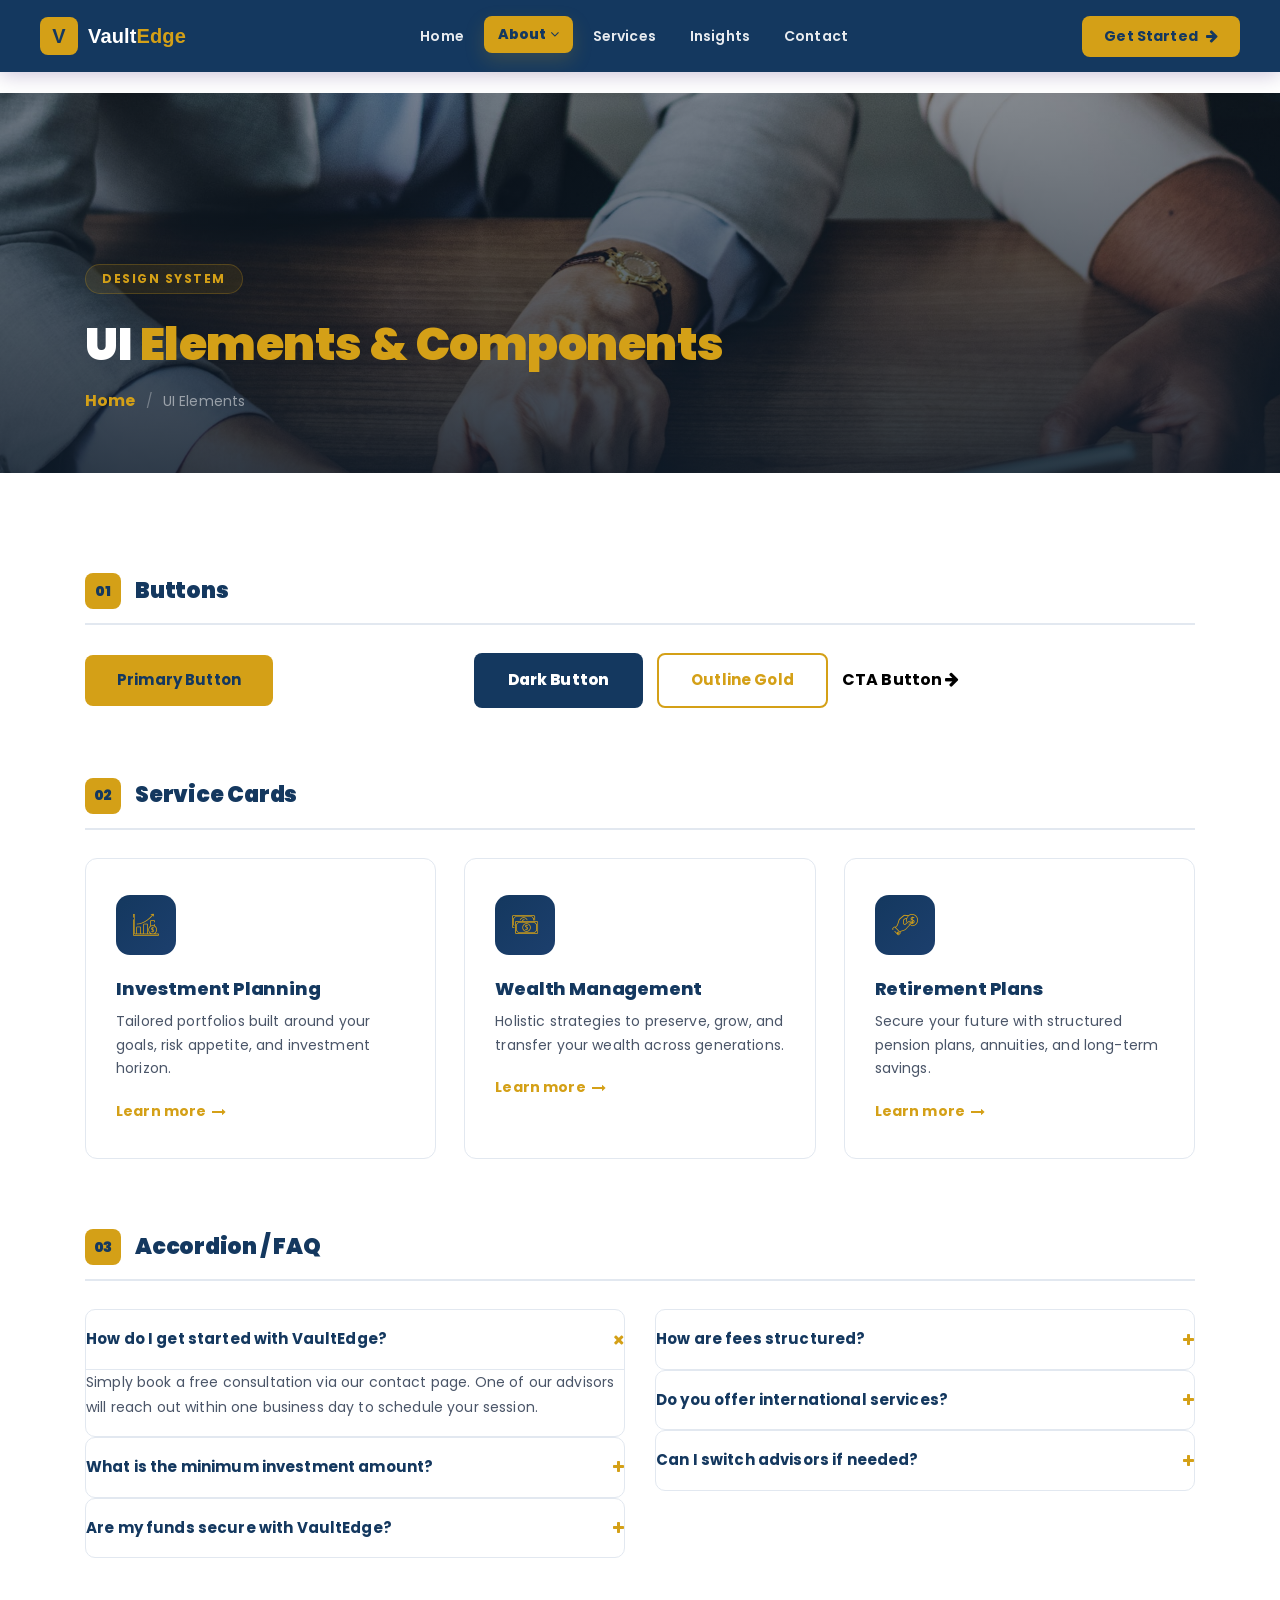
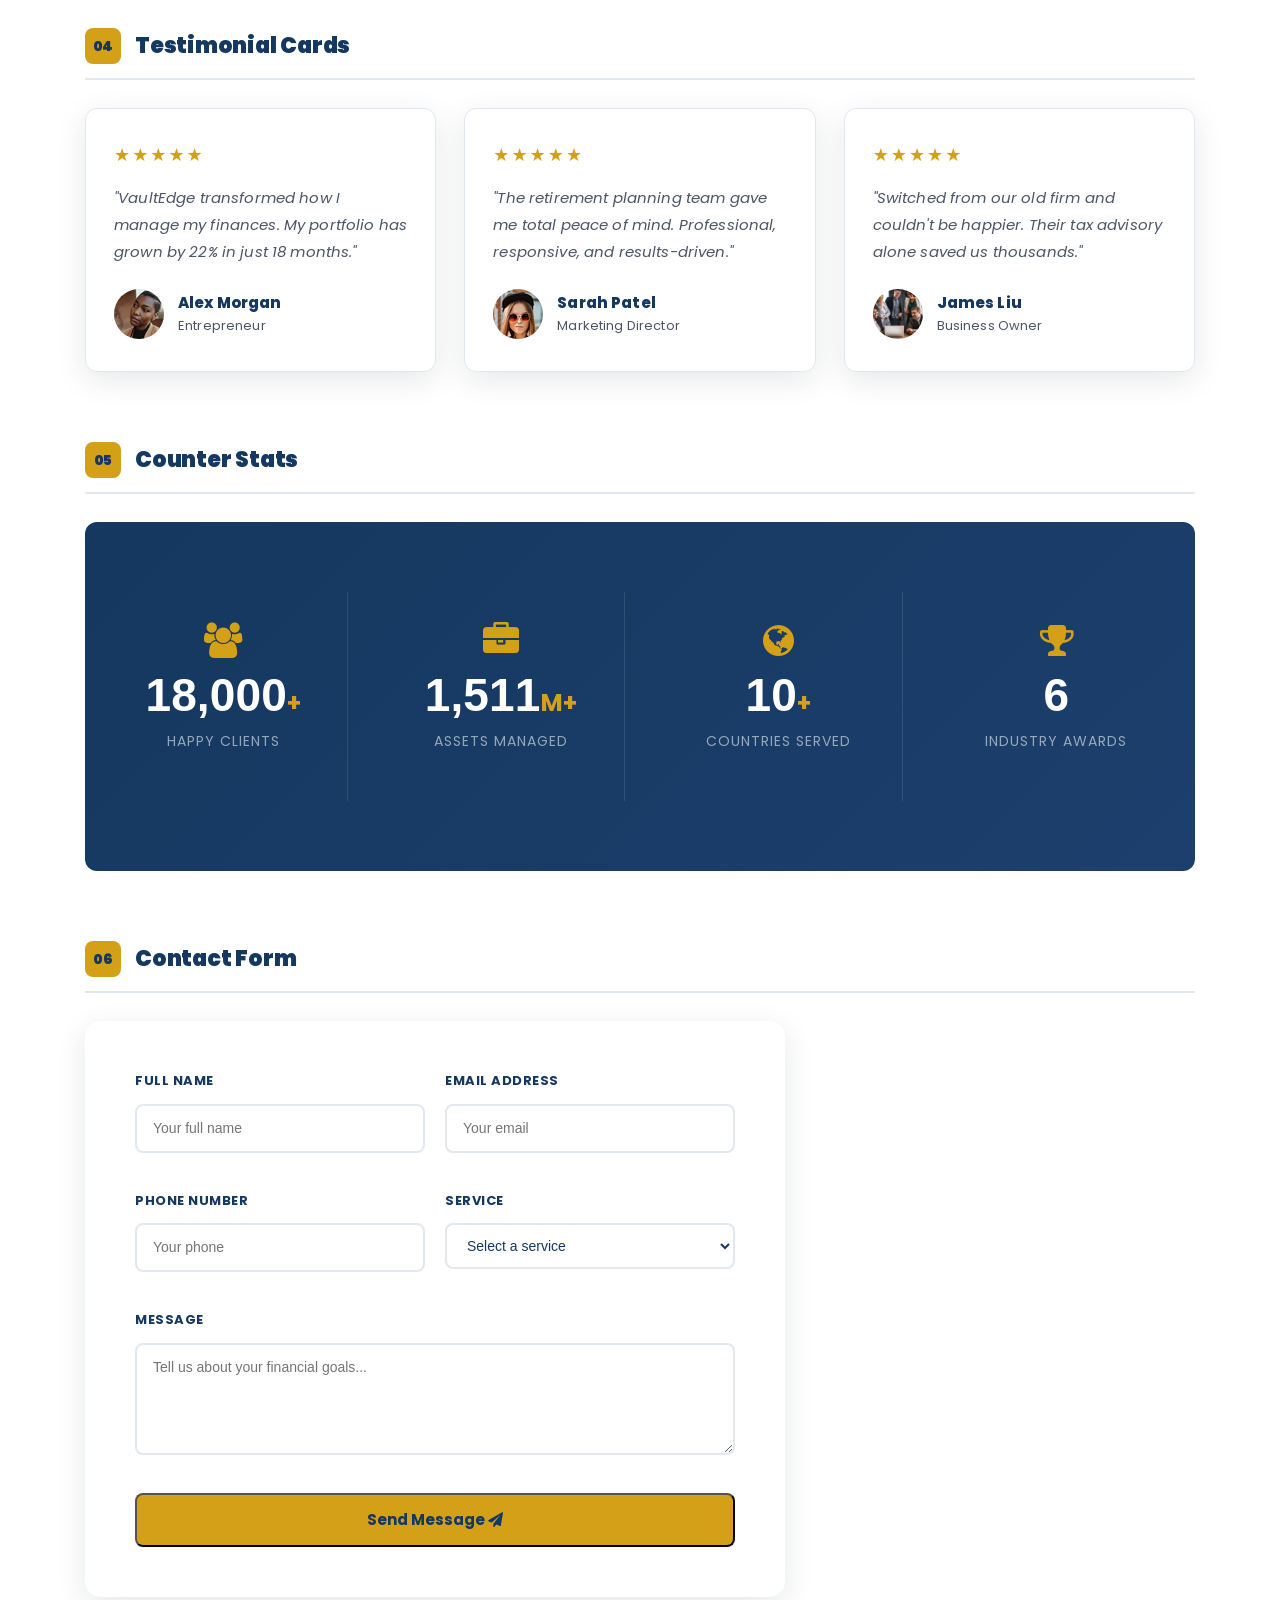
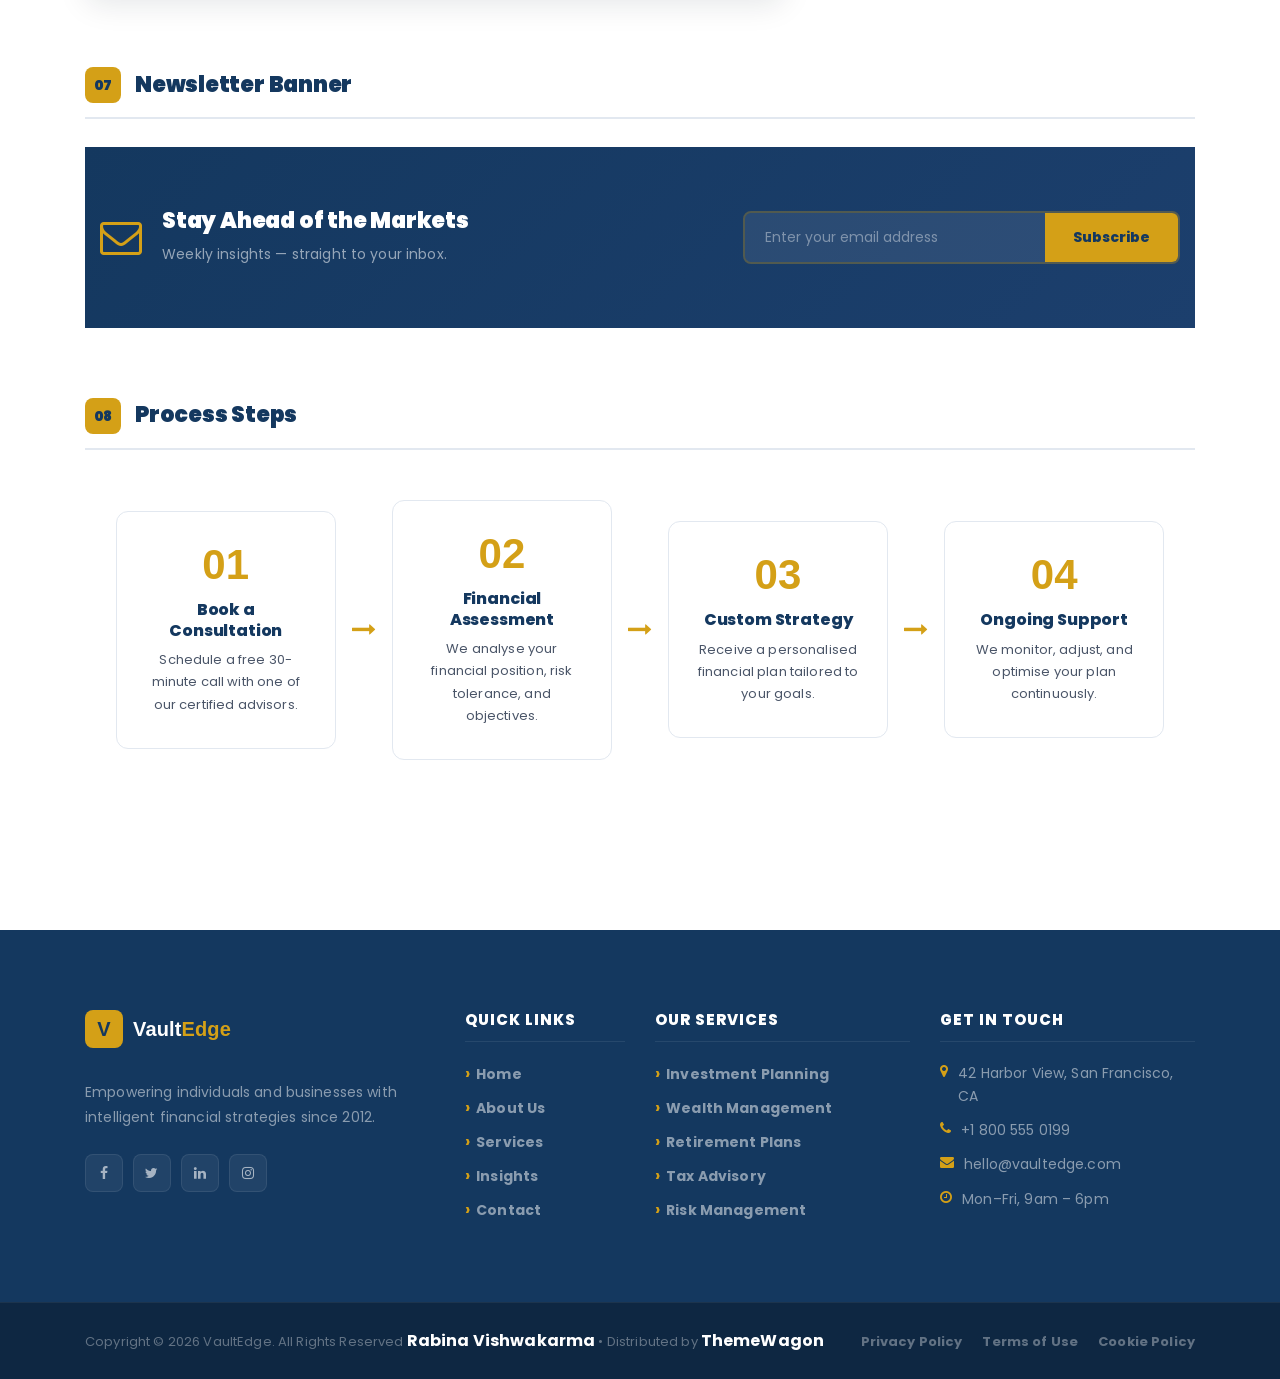
<file: elements.html>
<!DOCTYPE html>
<html lang="en">
<head>
    <meta charset="UTF-8">
    <meta name="description" content="VaultEdge UI Elements — buttons, forms, accordions, tabs, alerts, cards and more.">
    <meta http-equiv="X-UA-Compatible" content="IE=edge">
    <meta name="viewport" content="width=device-width, initial-scale=1, shrink-to-fit=no">
    <title>UI Elements — VaultEdge</title>
    v
    <link rel="icon" href="img\logo\TOIVO LOGO PNG.png">
    <link rel="stylesheet" href="style.css">
    <link rel="stylesheet" href="css/custom-override.css">
</head>
<body>
    <div class="preloader d-flex align-items-center justify-content-center">
        <div class="lds-ellipsis"><div></div><div></div><div></div><div></div></div>
    </div>
    <header class="ve-header" id="ve-sticky">
        <div class="container-fluid ve-nav-wrap">
            <div class="ve-logo"><a href="index.html"><span class="ve-logo-icon">V</span><span class="ve-logo-text">Vault<strong>Edge</strong></span></a></div>
            <nav class="ve-nav"><ul>
                <li><a href="index.html">Home</a></li>
                <li class="has-drop"><a href="about.html" class="active">About <i class="fa fa-angle-down"></i></a>
                    <ul class="ve-dropdown"><li><a href="about.html">About Us</a></li><li><a href="services.html">Our Services</a></li><li><a href="elements.html">UI Elements</a></li></ul>
                </li>
                <li class="has-drop">
                        <a href="services.html">Services </a>
                        <!-- <ul class="ve-dropdown">
                            <li><a href="#">Wealth Management</a></li>
                            <li><a href="#">Retirement Plans</a></li>
                            <li><a href="#">Tax Advisory</a></li>
                            <li><a href="#">Risk Analysis</a></li>
                        </ul> -->
                    </li>
                <li><a href="post.html">Insights</a></li>
                <li><a href="contact.html">Contact</a></li>
            </ul></nav>
            <div class="ve-nav-cta"><a href="contact.html" class="ve-cta-btn">Get Started <i class="fa fa-arrow-right"></i></a></div>
            <button class="ve-toggler" id="ve-toggle"><span></span><span></span><span></span></button>
        </div>
        <div class="ve-mobile-menu" id="ve-mobile-menu"><ul>
            <li><a href="index.html">Home</a></li>
            <li><a href="about.html">About</a></li>
            <li><a href="services.html">Services</a></li>
            <li><a href="post.html">Testimonials</a></li>
            <li><a href="contact.html">Contact</a></li>
        </ul></div>
    </header>
    <section class="ve-page-hero" style="background-image:url(img/bg-img/13.jpg);">
        <div class="ve-page-hero-overlay"></div>
        <div class="container ve-page-hero-content">
            <span class="ve-section-tag">Design System</span><h1>UI <span>Elements &amp; Components</span></h1>
            <nav aria-label="breadcrumb"><ol class="ve-breadcrumb"><li><a href="index.html">Home</a></li><li class="active">UI Elements</li></ol></nav>
        </div>
    </section>

    <section class="ve-section ve-elements-section">
        <div class="container">

            <!-- BUTTONS -->
            <div class="ve-el-block">
                <h3 class="ve-el-title"><span>01</span> Buttons</h3>
                <div class="ve-el-demo">
                    <a href="#" class="ve-btn-primary">Primary Button</a>
                    <a href="#" class="ve-btn-ghost">Ghost Button</a>
                    <a href="#" class="ve-btn-white" style="background:var(--ve-dark);color:#fff;">Dark Button</a>
                    <a href="#" class="ve-btn-primary" style="background:transparent;border:2px solid var(--ve-gold);color:var(--ve-gold);">Outline Gold</a>
                    <a href="#" class="ve-cta-btn">CTA Button <i class="fa fa-arrow-right"></i></a>
                </div>
            </div>

            <!-- SERVICE CARDS -->
            <div class="ve-el-block">
                <h3 class="ve-el-title"><span>02</span> Service Cards</h3>
                <div class="ve-services-grid">
                    <div class="ve-service-card"><div class="ve-service-icon"><i class="icon-profits"></i></div><h4>Investment Planning</h4><p>Tailored portfolios built around your goals, risk appetite, and investment horizon.</p><a href="#" class="ve-card-link">Learn more <i class="fa fa-long-arrow-right"></i></a></div>
                    <div class="ve-service-card"><div class="ve-service-icon"><i class="icon-money-1"></i></div><h4>Wealth Management</h4><p>Holistic strategies to preserve, grow, and transfer your wealth across generations.</p><a href="#" class="ve-card-link">Learn more <i class="fa fa-long-arrow-right"></i></a></div>
                    <div class="ve-service-card"><div class="ve-service-icon"><i class="icon-coin"></i></div><h4>Retirement Plans</h4><p>Secure your future with structured pension plans, annuities, and long-term savings.</p><a href="#" class="ve-card-link">Learn more <i class="fa fa-long-arrow-right"></i></a></div>
                </div>
            </div>

            <!-- ACCORDION + FAQ -->
            <div class="ve-el-block">
                <h3 class="ve-el-title"><span>03</span> Accordion / FAQ</h3>
                <div class="row">
                    <div class="col-12 col-lg-6">
                        <div class="ve-faq-list">
                            <div class="ve-faq-item open"><div class="ve-faq-q"><span>How do I get started with VaultEdge?</span><i class="fa fa-plus"></i></div><div class="ve-faq-a">Simply book a free consultation via our contact page. One of our advisors will reach out within one business day to schedule your session.</div></div>
                            <div class="ve-faq-item"><div class="ve-faq-q"><span>What is the minimum investment amount?</span><i class="fa fa-plus"></i></div><div class="ve-faq-a">There is no minimum. We work with clients at all wealth levels and tailor our services accordingly.</div></div>
                            <div class="ve-faq-item"><div class="ve-faq-q"><span>Are my funds secure with VaultEdge?</span><i class="fa fa-plus"></i></div><div class="ve-faq-a">Yes. Your assets are held with SIPC-protected custodians and we use bank-grade 256-bit encryption across all platforms.</div></div>
                        </div>
                    </div>
                    <div class="col-12 col-lg-6">
                        <div class="ve-faq-list">
                            <div class="ve-faq-item"><div class="ve-faq-q"><span>How are fees structured?</span><i class="fa fa-plus"></i></div><div class="ve-faq-a">We operate on a transparent fee-only model — no commissions, no conflicts of interest.</div></div>
                            <div class="ve-faq-item"><div class="ve-faq-q"><span>Do you offer international services?</span><i class="fa fa-plus"></i></div><div class="ve-faq-a">Yes, we serve clients in 30+ countries. Our digital-first approach means we can work with anyone, anywhere.</div></div>
                            <div class="ve-faq-item"><div class="ve-faq-q"><span>Can I switch advisors if needed?</span><i class="fa fa-plus"></i></div><div class="ve-faq-a">Absolutely. Client satisfaction is our priority. If you'd prefer to work with a different advisor on our team, we make that transition seamless.</div></div>
                        </div>
                    </div>
                </div>
            </div>

            <!-- TESTIMONIAL CARDS -->
            <div class="ve-el-block">
                <h3 class="ve-el-title"><span>04</span> Testimonial Cards</h3>
                <div class="ve-testi-grid">
                    <div class="ve-testi-card"><div class="ve-testi-stars">&#9733;&#9733;&#9733;&#9733;&#9733;</div><p>"VaultEdge transformed how I manage my finances. My portfolio has grown by 22% in just 18 months."</p><div class="ve-testi-author"><div class="ve-testi-avatar bg-img" style="background-image:url(img/bg-img/32.jpg);"></div><div><strong>Alex Morgan</strong><span>Entrepreneur</span></div></div></div>
                    <div class="ve-testi-card"><div class="ve-testi-stars">&#9733;&#9733;&#9733;&#9733;&#9733;</div><p>"The retirement planning team gave me total peace of mind. Professional, responsive, and results-driven."</p><div class="ve-testi-author"><div class="ve-testi-avatar bg-img" style="background-image:url(img/bg-img/33.jpg);"></div><div><strong>Sarah Patel</strong><span>Marketing Director</span></div></div></div>
                    <div class="ve-testi-card"><div class="ve-testi-stars">&#9733;&#9733;&#9733;&#9733;&#9733;</div><p>"Switched from our old firm and couldn't be happier. Their tax advisory alone saved us thousands."</p><div class="ve-testi-author"><div class="ve-testi-avatar bg-img" style="background-image:url(img/bg-img/14.jpg);"></div><div><strong>James Liu</strong><span>Business Owner</span></div></div></div>
                </div>
            </div>

            <!-- COUNTERS -->
            <div class="ve-el-block">
                <h3 class="ve-el-title"><span>05</span> Counter Stats</h3>
                <section class="ve-counter-section" style="border-radius:var(--ve-radius);overflow:hidden;">
                    <div class="container"><div class="ve-counter-grid">
                        <div class="ve-counter-item"><i class="fa fa-users"></i><strong class="counter" data-count="50000">0</strong><span>+</span><p>Happy Clients</p></div>
                        <div class="ve-counter-item"><i class="fa fa-briefcase"></i><strong class="counter" data-count="4200">0</strong><span>M+</span><p>Assets Managed</p></div>
                        <div class="ve-counter-item"><i class="fa fa-globe"></i><strong class="counter" data-count="30">0</strong><span>+</span><p>Countries Served</p></div>
                        <div class="ve-counter-item"><i class="fa fa-trophy"></i><strong class="counter" data-count="18">0</strong><span></span><p>Industry Awards</p></div>
                    </div></div>
                </section>
            </div>

            <!-- CONTACT FORM -->
            <div class="ve-el-block">
                <h3 class="ve-el-title"><span>06</span> Contact Form</h3>
                <div class="ve-contact-form-wrap" style="max-width:700px;">
                    <form class="ve-contact-form" action="#" method="post">
                        <div class="ve-form-row">
                            <div class="ve-form-group"><label>Full Name</label><input type="text" placeholder="Your full name"></div>
                            <div class="ve-form-group"><label>Email Address</label><input type="email" placeholder="Your email"></div>
                        </div>
                        <div class="ve-form-row">
                            <div class="ve-form-group"><label>Phone Number</label><input type="tel" placeholder="Your phone"></div>
                            <div class="ve-form-group"><label>Service</label><select><option>Select a service</option><option>Investment Planning</option><option>Wealth Management</option><option>Retirement Planning</option></select></div>
                        </div>
                        <div class="ve-form-group"><label>Message</label><textarea rows="4" placeholder="Tell us about your financial goals..."></textarea></div>
                        <button type="submit" class="ve-btn-primary">Send Message <i class="fa fa-paper-plane"></i></button>
                    </form>
                </div>
            </div>

            <!-- NEWSLETTER -->
            <div class="ve-el-block">
                <h3 class="ve-el-title"><span>07</span> Newsletter Banner</h3>
    <section class="ve-newsletter-section"><div class="container"><div class="ve-newsletter-wrap">
        <div class="ve-nl-left"><i class="fa fa-envelope-o"></i><div><h3>Stay Ahead of the Markets</h3><p>Weekly insights — straight to your inbox.</p></div></div>
        <div class="ve-nl-right"><form class="ve-nl-form" action="#" method="post"><input type="email" placeholder="Enter your email address" required><button type="submit">Subscribe</button></form></div>
    </div></div></section>
            </div>

            <!-- PROCESS STEPS -->
            <div class="ve-el-block">
                <h3 class="ve-el-title"><span>08</span> Process Steps</h3>
                <div class="ve-process-grid">
                    <div class="ve-process-step"><div class="ve-process-num">01</div><h5>Book a Consultation</h5><p>Schedule a free 30-minute call with one of our certified advisors.</p></div>
                    <div class="ve-process-arrow"><i class="fa fa-long-arrow-right"></i></div>
                    <div class="ve-process-step"><div class="ve-process-num">02</div><h5>Financial Assessment</h5><p>We analyse your financial position, risk tolerance, and objectives.</p></div>
                    <div class="ve-process-arrow"><i class="fa fa-long-arrow-right"></i></div>
                    <div class="ve-process-step"><div class="ve-process-num">03</div><h5>Custom Strategy</h5><p>Receive a personalised financial plan tailored to your goals.</p></div>
                    <div class="ve-process-arrow"><i class="fa fa-long-arrow-right"></i></div>
                    <div class="ve-process-step"><div class="ve-process-num">04</div><h5>Ongoing Support</h5><p>We monitor, adjust, and optimise your plan continuously.</p></div>
                </div>
            </div>

        </div>
    </section>
    <footer class="ve-footer"><div class="container"><div class="row">
        <div class="col-12 col-sm-6 col-lg-4 mb-50"><div class="ve-footer-brand">
            <a href="index.html" class="ve-footer-logo"><span class="ve-logo-icon">V</span><span class="ve-logo-text">Vault<strong>Edge</strong></span></a>
            <p>Empowering individuals and businesses with intelligent financial strategies since 2012.</p>
            <div class="ve-social"><a href="#"><i class="fa fa-facebook"></i></a><a href="#"><i class="fa fa-twitter"></i></a><a href="#"><i class="fa fa-linkedin"></i></a><a href="#"><i class="fa fa-instagram"></i></a></div>
        </div></div>
        <div class="col-12 col-sm-6 col-lg-2 mb-50"><h5 class="ve-footer-title">Quick Links</h5>
            <ul class="ve-footer-links"><li><a href="index.html">Home</a></li><li><a href="about.html">About Us</a></li><li><a href="services.html">Services</a></li><li><a href="post.html">Insights</a></li><li><a href="contact.html">Contact</a></li></ul>
        </div>
        <div class="col-12 col-sm-6 col-lg-3 mb-50"><h5 class="ve-footer-title">Our Services</h5>
            <ul class="ve-footer-links"><li><a href="#">Investment Planning</a></li><li><a href="#">Wealth Management</a></li><li><a href="#">Retirement Plans</a></li><li><a href="#">Tax Advisory</a></li><li><a href="#">Risk Management</a></li></ul>
        </div>
        <div class="col-12 col-sm-6 col-lg-3 mb-50"><h5 class="ve-footer-title">Get In Touch</h5>
            <ul class="ve-footer-contact"><li><i class="fa fa-map-marker"></i> 42 Harbor View, San Francisco, CA</li><li><i class="fa fa-phone"></i> +1 800 555 0199</li><li><i class="fa fa-envelope"></i> hello@vaultedge.com</li><li><i class="fa fa-clock-o"></i> Mon–Fri, 9am – 6pm</li></ul>
        </div>
    </div></div>
    <div class="ve-footer-bottom"><div class="container"><div class="ve-footer-bottom-inner">
        <p>Copyright &copy; <script>document.write(new Date().getFullYear());</script> VaultEdge. All Rights Reserved <a href="https://github.com/Rabina-Vishwakarma/" class="text-white" target="_blank">Rabina Vishwakarma</a> • Distributed by <a href="https://themewagon.com" class="text-white" target="_blank">ThemeWagon</a></p>
        <ul><li><a href="#">Privacy Policy</a></li><li><a href="#">Terms of Use</a></li><li><a href="#">Cookie Policy</a></li></ul>
    </div></div></div></footer>
    <script src="js/jquery/jquery-2.2.4.min.js"></script>
    <script src="js/bootstrap/popper.min.js"></script>
    <script src="js/bootstrap/bootstrap.min.js"></script>
    <script src="js/plugins/plugins.js"></script>
    <script src="js/active.js"></script>
    <script src="js/vaultedge.js"></script>
</body></html>
</file>
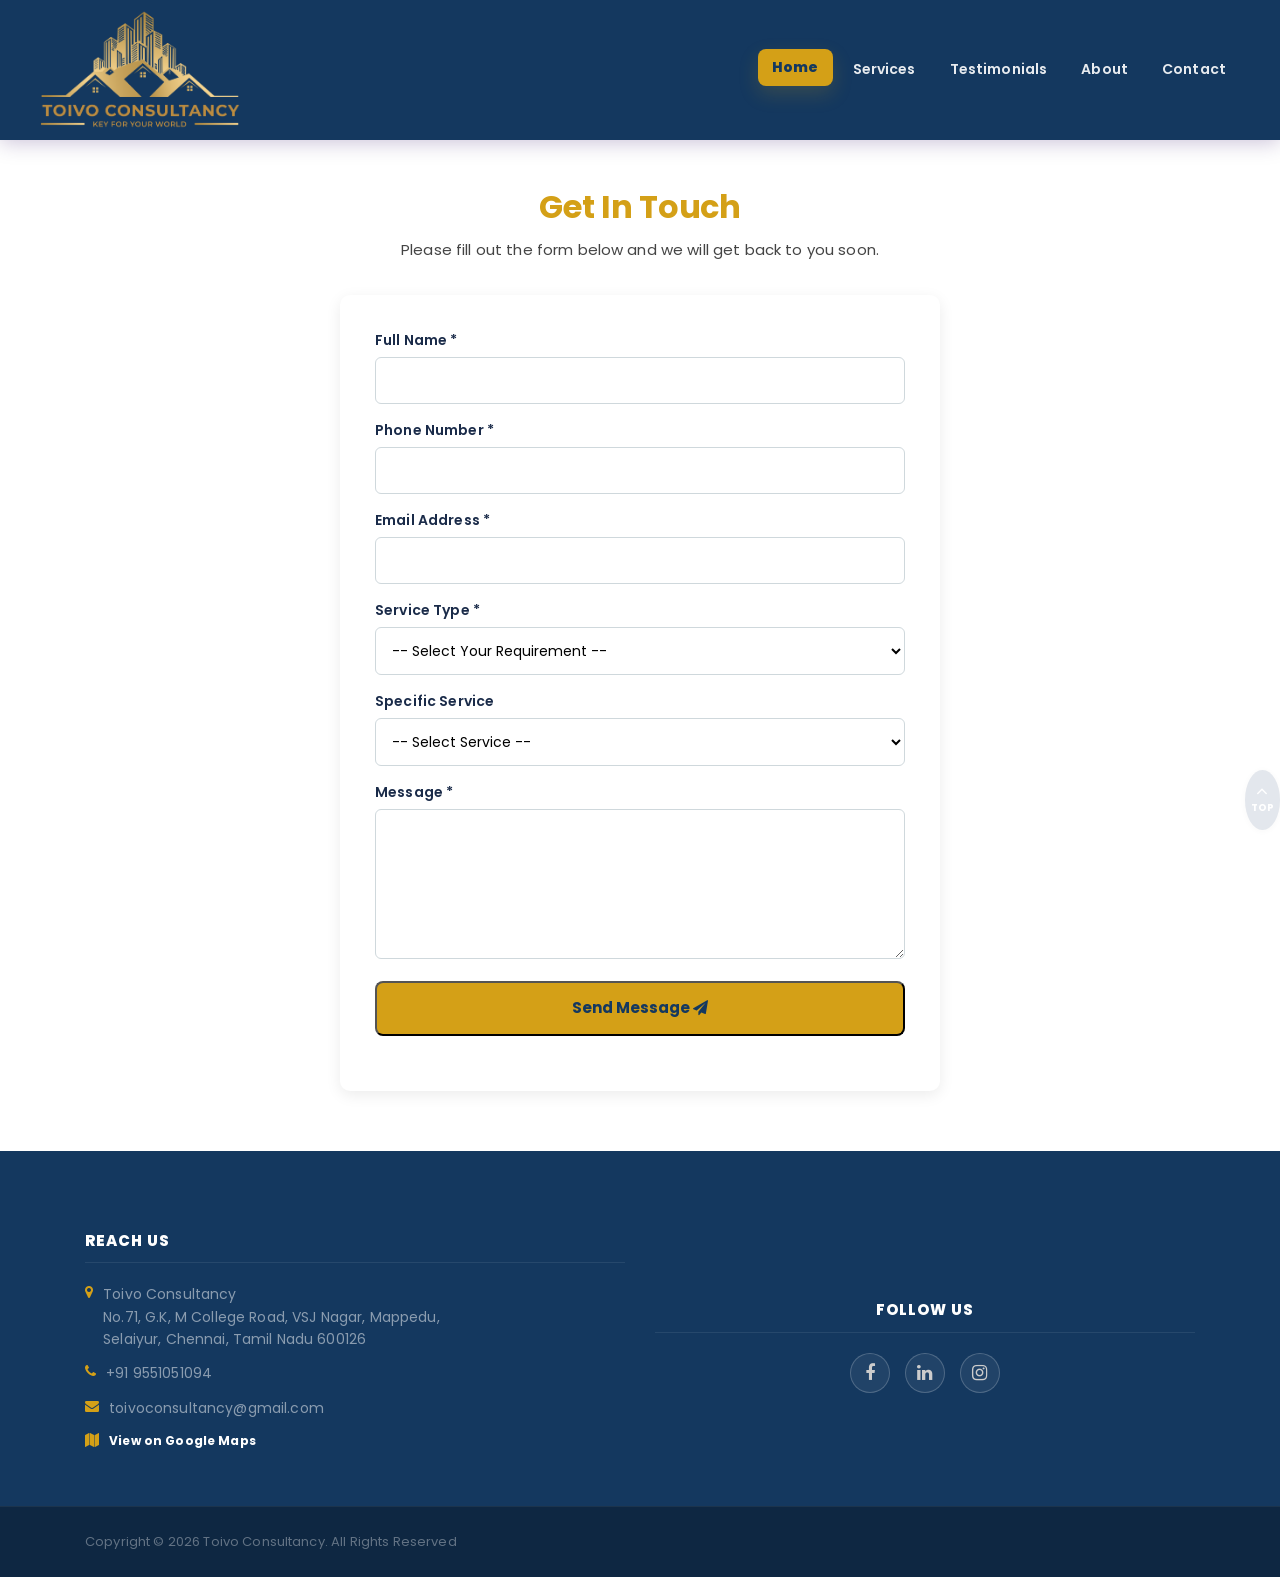
<file: enter.html>
<!DOCTYPE html>
<html lang="en">

<head>
    <meta charset="UTF-8">
    <meta name="description" content="VaultEdge - Premium financial planning and investment management HTML template">
    <meta http-equiv="X-UA-Compatible" content="IE=edge">
    <meta name="viewport" content="width=device-width, initial-scale=1, shrink-to-fit=no">

    <title>Toivo Consultancy</title>

    
    <link rel="icon" href="img\logo\TOIVO LOGO PNG.png">
    <link rel="stylesheet" href="style.css">
    <link rel="stylesheet" href="css/custom-override.css">
</head>

<body>
    <!-- Preloader -->
    <div class="preloader d-flex align-items-center justify-content-center">
        <div class="lds-ellipsis"><div></div><div></div><div></div><div></div></div>
    </div>

    <!-- ===== NAVBAR (single dark bar, logo left, nav center, CTA right) ===== -->
    <header class="ve-header" id="ve-sticky">
        <div class="container-fluid ve-nav-wrap">
            <!-- Logo -->
            <div class="ve-logo">
                <a href="index.html">
                    <img src="img/logo/TOIVO LOGO PNG.png" alt="TOIVO Logo" class="ve-logo-img" />
                </a>
            </div>

            <!-- Nav Links -->
            <nav class="ve-nav">
                <ul>
                    <li><a href="index.html" class="active">Home</a></li>
                    
                    
                    <li class="has-drop">
                        <a href="services.html">Services </a>
                        <!-- <ul class="ve-dropdown">
                            <li><a href="#">Wealth Management</a></li>
                            <li><a href="#">Retirement Plans</a></li>
                            <li><a href="#">Tax Advisory</a></li>
                            <li><a href="#">Risk Analysis</a></li>
                        </ul> -->
                    </li>
                    
                    <li><a href="post.html">Testimonials</a></li>

                    <li class="has-drop">
                        <a href="about.html">About </a>
                                        </li>
                    <li><a href="contact.html">Contact</a></li>
                </ul>
            </nav>

            <!-- CTA
            <div class="ve-nav-cta">
                <a href="contact.html" class="ve-cta-btn">Get Started <i class="fa fa-arrow-right"></i></a>
            </div> -->

            <!-- Mobile Toggle -->
            <button class="ve-toggler" id="ve-toggle">
                <span></span><span></span><span></span>
            </button>
        </div>

        <!-- Mobile Menu -->
        <div class="ve-mobile-menu" id="ve-mobile-menu">
            <ul>
                <li><a href="index.html">Home</a></li>
                <li><a href="about.html">About</a></li>
                <li><a href="services.html">Services</a></li>
                <li><a href="#">Solutions</a></li>
                <li><a href="post.html">Insights</a></li>
                <li><a href="contact.html">Contact</a></li>
            </ul>
        </div>
    </header>

   
<style>
.contact-form {
  background: #f4f8ff;
  padding: 35px;
  border-radius: 10px;
  box-shadow: 0 4px 15px rgba(0,0,0,0.08);
}

.form-group label {
  font-weight: 600;
  color: #1a2b49;
  margin-bottom: 8px;
  display: block;
}

.form-group input,
.form-group select,
.form-group textarea {
  width: 100%;
  padding: 12px;
  border: 1px solid #cfd8dc;
  border-radius: 6px;
  font-size: 14px;
  background-color: #ffffff;
  color: #000000;
}

.form-group input:focus,
.form-group select:focus,
.form-group textarea:focus {
  border-color: #007bff;
  outline: none;
  box-shadow: 0 0 6px rgba(0,123,255,0.3);
}

.form-group textarea {
  resize: vertical;
  min-height: 150px;
}

.form-group input[type="submit"] {
  /* gold gradient for Send Message button */
  background: linear-gradient(135deg, #d4af37 0%, #b8860b 100%);
  color: #ffffff;
  padding: 12px 30px;
  border: none;
  border-radius: 6px;
  cursor: pointer;
  font-size: 16px;
  font-weight: 600;
  box-shadow: 0 6px 18px rgba(212,160,23,0.18);
  transition: transform 0.15s ease, box-shadow 0.15s ease;
}

.form-group input[type="submit"]:hover {
  background: linear-gradient(135deg, #b8860b 0%, #8b6508 100%);
  transform: translateY(-2px);
  box-shadow: 0 10px 24px rgba(139,101,8,0.18);
}

.error-message {
  color: #e53935;
}

.success-message {
  color: #2e7d32;
  background: #e8f5e9;
  padding: 12px;
  border-radius: 6px;
  margin-bottom: 20px;
  display: none;
}

.loading-spinner {
  display: none;
  margin-bottom: 10px;
}
</style>
<div id="contact">
  <div class="container">



    
    <div >
      <div class="row">
        <div class="section-title">
          <h2>Get In Touch</h2>
          <p>Please fill out the form below to send us an email and we will get back to you as soon as possible.</p>
        </div>

<!-- CONTACT SECTION -->
<style>
#contact {
    padding: 60px 0;
}

/* Center title */
.section-title {
    text-align: center;
    margin-bottom: 30px;
}

/* Centered Form */
.form-center {
    max-width: 600px;
    margin: 0 auto;
}

/* Form design */
.contact-form {
    background: #ffffff;
    padding: 35px;
    border-radius: 10px;
    box-shadow: 0 4px 15px rgba(0,0,0,0.08);
}

/* Labels */
.form-group label {
    font-weight: 600;
    color: #1a2b49;
    margin-bottom: 6px;
    display: block;
}

/* Inputs */
.form-group input,
.form-group select,
.form-group textarea {
    width: 100%;
    padding: 12px;
    border: 1px solid #cfd8dc;
    border-radius: 6px;
    font-size: 14px;
}

/* Focus */
.form-group input:focus,
.form-group select:focus,
.form-group textarea:focus {
    border-color: #007bff;
    outline: none;
}

/* Button */
.form-group input[type="submit"] {
    /* gold gradient for Send Message button */
  background: linear-gradient(135deg, #d4af37 0%, #b8860b 100%);
  color: #ffffff;
  padding: 12px 30px;
  border: none;
  border-radius: 6px;
  cursor: pointer;
  font-size: 16px;
  font-weight: 600;
  box-shadow: 0 6px 18px rgba(212,160,23,0.18);
  transition: transform 0.15s ease, box-shadow 0.15s ease;
}

.form-group input[type="submit"]:hover {
  background: linear-gradient(135deg, #b8860b 0%, #8b6508 100%);
  transform: translateY(-2px);
  box-shadow: 0 10px 24px rgba(139,101,8,0.18);
}

/* Messages */
.error-message {
    color: #e53935;
    font-size: 12px;
}

.success-message {
    color: #2e7d32;
    background: #e8f5e9;
    padding: 10px;
    border-radius: 6px;
    margin-bottom: 15px;
    display: none;
}

.loading-spinner {
    display: none;
    font-size: 14px;
}
</style>

   <div class="container">

        <!-- Title -->
        <div class="section-title">
            <h2>Get In Touch</h2>
            <p>Please fill out the form below and we will get back to you soon.</p>
        </div>
    
        <!-- Centered Form -->
        <div class="form-center">
            <div class="contact-form">

                <div id="successMessage" class="success-message"></div>

                <form id="contactForm">

                    <div class="form-group">
                        <label>Full Name *</label>
                        <input type="text" id="name" required>
                        <span class="error-message" id="nameError"></span>
                    </div>

                    <div class="form-group">
                        <label>Phone Number *</label>
                        <input type="tel" id="phone" required>
                        <span class="error-message" id="phoneError"></span>
                    </div>

                    <div class="form-group">
                        <label>Email Address *</label>
                        <input type="email" id="email" required>
                        <span class="error-message" id="emailError"></span>
                    </div>

                     <div class="form-group">
                        <label>Service Type *</label>
                       <select id="service_type" required>
    <option value="">-- Select Your Requirement --</option>
    <option value="loan">Loan Services</option>
    <option value="both">Property Assistance</option>
</select>
                        <span class="error-message" id="serviceTypeError"></span>
                    </div>
                    <div class="form-group">
                        <label for="loan_type">Specific Service</label>
                                <select id="loan_type" name="loan_type">
                                    <option value="">-- Select Service --</option>
                                    <option value="home">Home Loan</option>
                                    <option value="commercial">Commercial Loan</option>
                                    <option value="mortgage">Mortgage Loan</option>
                                    <option value="topup">Top-up Loan</option>
                                    <option value="land">Land Purchase</option>
                                    <option value="business">Business Loan</option>
                                    <option value="personal">Personal Loan</option>
                                    <option value="vehicle">Vehicle Loan</option>
                                    <option value="advisory">Real Estate Advisory</option>
                                    <option value="management">Property Management</option>
                                    
                                </select>
                                <span class="error-message" id="loanTypeError"></span>
                    </div>

                    <div class="form-group">
                        <label>Message *</label>
                        <textarea id="message" rows="4" required></textarea>
                        <span class="error-message" id="messageError"></span>
                    </div>

                    <div id="loadingSpinner" class="loading-spinner">Sending...</div>

                    <div class="ve-form-group">
                            <button id="submitBtn" type="button" class="ve-btn-primary">Send Message <i class="fa fa-paper-plane"></i></button>
                        </div>

                </form>
            </div>
        </div>

    </div>
</div></div></div>

       

        
    </form>

    <script>
(function(){
  const form = document.getElementById('contactForm');
  const submitBtn = document.getElementById('submitBtn');
  const successEl = document.getElementById('successMessage');
  const loadingSpinner = document.getElementById('loadingSpinner');

  const serviceSelect = document.getElementById('service_type');
  const loanSelect = document.getElementById('loan_type');

  // option sets
  const OPTIONS = {
    default: [
      {v:'', t:'-- Select Service --'},
     
    ],
    loan: [
      {v:'', t:'-- Select Loan --'},
      {v:'home', t:'Home Loan'},
      {v:'commercial', t:'Commercial Loan'},
      {v:'mortgage', t:'Mortgage Loan'},
      {v:'topup', t:'Top-up Loan'},
      {v:'business', t:'Business Loan'},
      {v:'personal', t:'Personal Loan'},
      {v:'vehicle', t:'Vehicle Loan'}
    ],
    both: [
      {v:'', t:'-- Select Service --'},    
      {v:'plots', t:'Plots'},
      {v:'flats', t:'Flats'},
      {v:'villas', t:'Villas'}

    ]
  };

  function populateOptions(key){
    const list = OPTIONS[key] || OPTIONS.default;
    loanSelect.innerHTML = '';
    list.forEach(opt => {
      const o = document.createElement('option');
      o.value = opt.v;
      o.textContent = opt.t;
      loanSelect.appendChild(o);
    });
  }

  // initialize based on current selection
  populateOptions(serviceSelect.value === 'loan' ? 'loan' : (serviceSelect.value === 'both' ? 'both' : 'default'));

  serviceSelect.addEventListener('change', () => {
    const val = serviceSelect.value;
    if (val === 'loan') populateOptions('loan');
    else if (val === 'both') populateOptions('both');
    else populateOptions('default');

    // clear related errors and selection
    document.getElementById('loanTypeError').textContent = '';
  });

  // accessibility and success element
  if (successEl) {
    successEl.setAttribute('role','status');
    successEl.setAttribute('aria-live','polite');
  }

  function clearErrors(){ document.querySelectorAll('.error-message').forEach(e=>e.textContent=''); }
  function showSuccess(msg){
    if (!successEl) return;
    successEl.style.display='block';
    successEl.style.background = '#e8f5e9';
    successEl.style.color = '#2e7d32';
    successEl.style.padding = '10px';
    successEl.style.borderRadius = '6px';
    successEl.textContent = msg;
    successEl.scrollIntoView({behavior:'smooth', block:'center'});
    setTimeout(()=> { successEl.style.display = 'none'; }, 8000);
  }
  function hideSuccess(){ if (successEl){ successEl.style.display='none'; successEl.textContent=''; } }

  async function handleSubmit(){
    clearErrors(); hideSuccess();

    const data = {
      first_name: document.getElementById('first_name').value.trim(),
      last_name: document.getElementById('last_name').value.trim(),
      phone: document.getElementById('phone').value.trim(),
      email: document.getElementById('email').value.trim(),
      service_type: serviceSelect.value,
      loan_type: loanSelect.value,
      message: document.getElementById('message').value.trim()
    };

    let valid = true;
    if (data.first_name.length < 2){ document.getElementById('firstNameError').textContent='Enter at least 2 characters'; valid = false; }
    const emailRe = /^[^\s@]+@[^\s@]+\.[^\s@]+$/;
    if (!emailRe.test(data.email)){ document.getElementById('emailError').textContent='Enter a valid email'; valid = false; }
    if (!data.phone || !/^[\d\s+\-().]+$/.test(data.phone)){ document.getElementById('phoneError').textContent='Enter a valid phone'; valid = false; }
    if (!data.service_type){ document.getElementById('serviceTypeError').textContent='Select a service'; valid = false; }

    // require loan_type for loan selection; for property assistance require a property option (advisory/etc.)
    if (data.service_type === 'loan' && !data.loan_type){ document.getElementById('loanTypeError').textContent='Select a loan type'; valid = false; }
    if (data.service_type === 'both' && !data.loan_type){ document.getElementById('loanTypeError').textContent='Select a property/service option'; valid = false; }

    if (data.message.length < 10){ document.getElementById('messageError').textContent='Message must be at least 10 characters'; valid = false; }
    if (!valid) return;

    submitBtn.disabled = true;
    if (loadingSpinner) loadingSpinner.style.display = 'block';

    try {
      const formData = new FormData();
      Object.keys(data).forEach(k => formData.append(k, data[k] || ''));

      const resp = await fetch('https://formspree.io/f/mwvnadvk', {
        method: 'POST',
        headers: { 'Accept': 'application/json' },
        body: formData
      });

      if (loadingSpinner) loadingSpinner.style.display = 'none';
      submitBtn.disabled = false;

      if (resp.ok) {
        showSuccess('Message sent successfully!');
        form.reset();
        populateOptions('default');
      } else {
        const json = await resp.json().catch(()=>({}));
        alert(json?.error || 'Something went wrong while sending the message.');
      }
    } catch (e) {
      if (loadingSpinner) loadingSpinner.style.display = 'none';
      submitBtn.disabled = false;
      alert('Network error. Please try again later.');
    }
  }

  submitBtn.addEventListener('click', handleSubmit);
})();
</script>
</div>
<!-- ===== FOOTER ===== -->
<footer class="ve-footer">
    <div class="container">
        <div class="row align-items-center text-center text-lg-left">

            <!-- Get In Touch -->
            <!-- <div class="col-md-6 mb-4">
                <h5 class="ve-footer-title">Get In Touch</h5>   
                <p>Please fill out the form below to send us an email and we will get back to you as soon as possible.</p>
                <a href="contact.html" class="ve-btn-white">Enter Your Details</a>
            </div> -->

            <!-- Reach Us -->
            <div class="col-md-6 mb-4">
                <h5 class="ve-footer-title">Reach Us</h5>
                <ul class="ve-footer-contact">
                    <ul class="ve-footer-contact">
    <li>
        <i class="fa fa-map-marker"> </i>Toivo Consultancy <br>No.71, G.K, M College Road, VSJ Nagar, Mappedu, <br> Selaiyur, Chennai, Tamil Nadu 600126</i> 
        
    </li>
                         <li><i class="fa fa-phone"></i> +91 9551051094</li>
                    <li><i class="fa fa-envelope"></i> toivoconsultancy@gmail.com</li>
       
                          <!-- Map Link -->
        <li>
            <i class="fa fa-map"></i>
            <a href="https://maps.app.goo.gl/kNxyrzSbyDqnYXEbA" target="_blank">
                View on Google Maps
            </a>
        </li> 
                     
                </ul>
            </div>

            <!-- Social Icons (CENTERED) -->
            <div class="col-md-6 mb-4 ve-footer-center">
                <h5 class="ve-footer-title">Follow Us</h5>
                <div class="ve-social">
                    <a href="#"><i class="fa fa-facebook"></i></a>
                    <!-- <a href="#"><i class="fa fa-twitter"></i></a> -->
                    <a href="#"><i class="fa fa-linkedin"></i></a>
                    <a href="#"><i class="fa fa-instagram"></i></a>
                </div>
           
            </div>

          
        </div>
    </div>

    <!-- Footer Bottom -->
    <div class="ve-footer-bottom">
        <div class="container">
            <div class="ve-footer-bottom-inner">
                <p type="center">
                    Copyright &copy;
                    <script>document.write(new Date().getFullYear());</script>
                    Toivo Consultancy. All Rights Reserved
                </p>
            </div>
        </div>
    </div>
</footer>

<!-- STYLE INSIDE HTML -->
<style>
.ve-footer-center {
    text-align: center;
}

/* Social container */
.ve-social {
    display: flex;
    justify-content: center;
    gap: 15px;
    margin-top: 10px;
}

/* Icon style (NO white background) */
.ve-social a {
    width: 40px;
    height: 40px;
    border-radius: 50%;
    border: 1px solid rgba(255,255,255,0.2);
    display: flex;
    align-items: center;
    justify-content: center;
    font-size: 18px;
    color: #ccc;
    text-decoration: none;
    transition: all 0.3s ease;
}

/* Hover effects (premium colors) */
.ve-social a:hover {
    background: #007bff;
    color: #fff;
    border-color: #007bff;
}
.ve-social a:nth-child(1):hover { background:#3b5998; } /* Facebook */
<!-- .ve-social a:nth-child(2):hover { background:#1da1f2; } /* Twitter */ -->
.ve-social a:nth-child(3):hover { background:#0077b5; } /* LinkedIn */
<!-- .ve-social a:nth-child(4):hover { background:#e4405f; } /* Instagram */ -->
.ve-social a:nth-child(4):hover {
    background: radial-gradient(circle at 30% 107%,
        #fdf497 0%, #fdf497 5%,
        #fd5949 45%,
        #d6249f 60%,
        #285AEB 90%);
    color: #fff;
    border: none;
}
.ve-footer-contact a {
    color: #fff;
    font-size: 12px;
}
</style>
    <!-- Scripts -->
    <script src="js/jquery/jquery-2.2.4.min.js"></script>
    <script src="js/bootstrap/popper.min.js"></script>
    <script src="js/bootstrap/bootstrap.min.js"></script>
    <script src="js/plugins/plugins.js"></script>
    <script src="js/active.js"></script>
    <script src="js/vaultedge.js"></script>
</body>
</html>
</file>
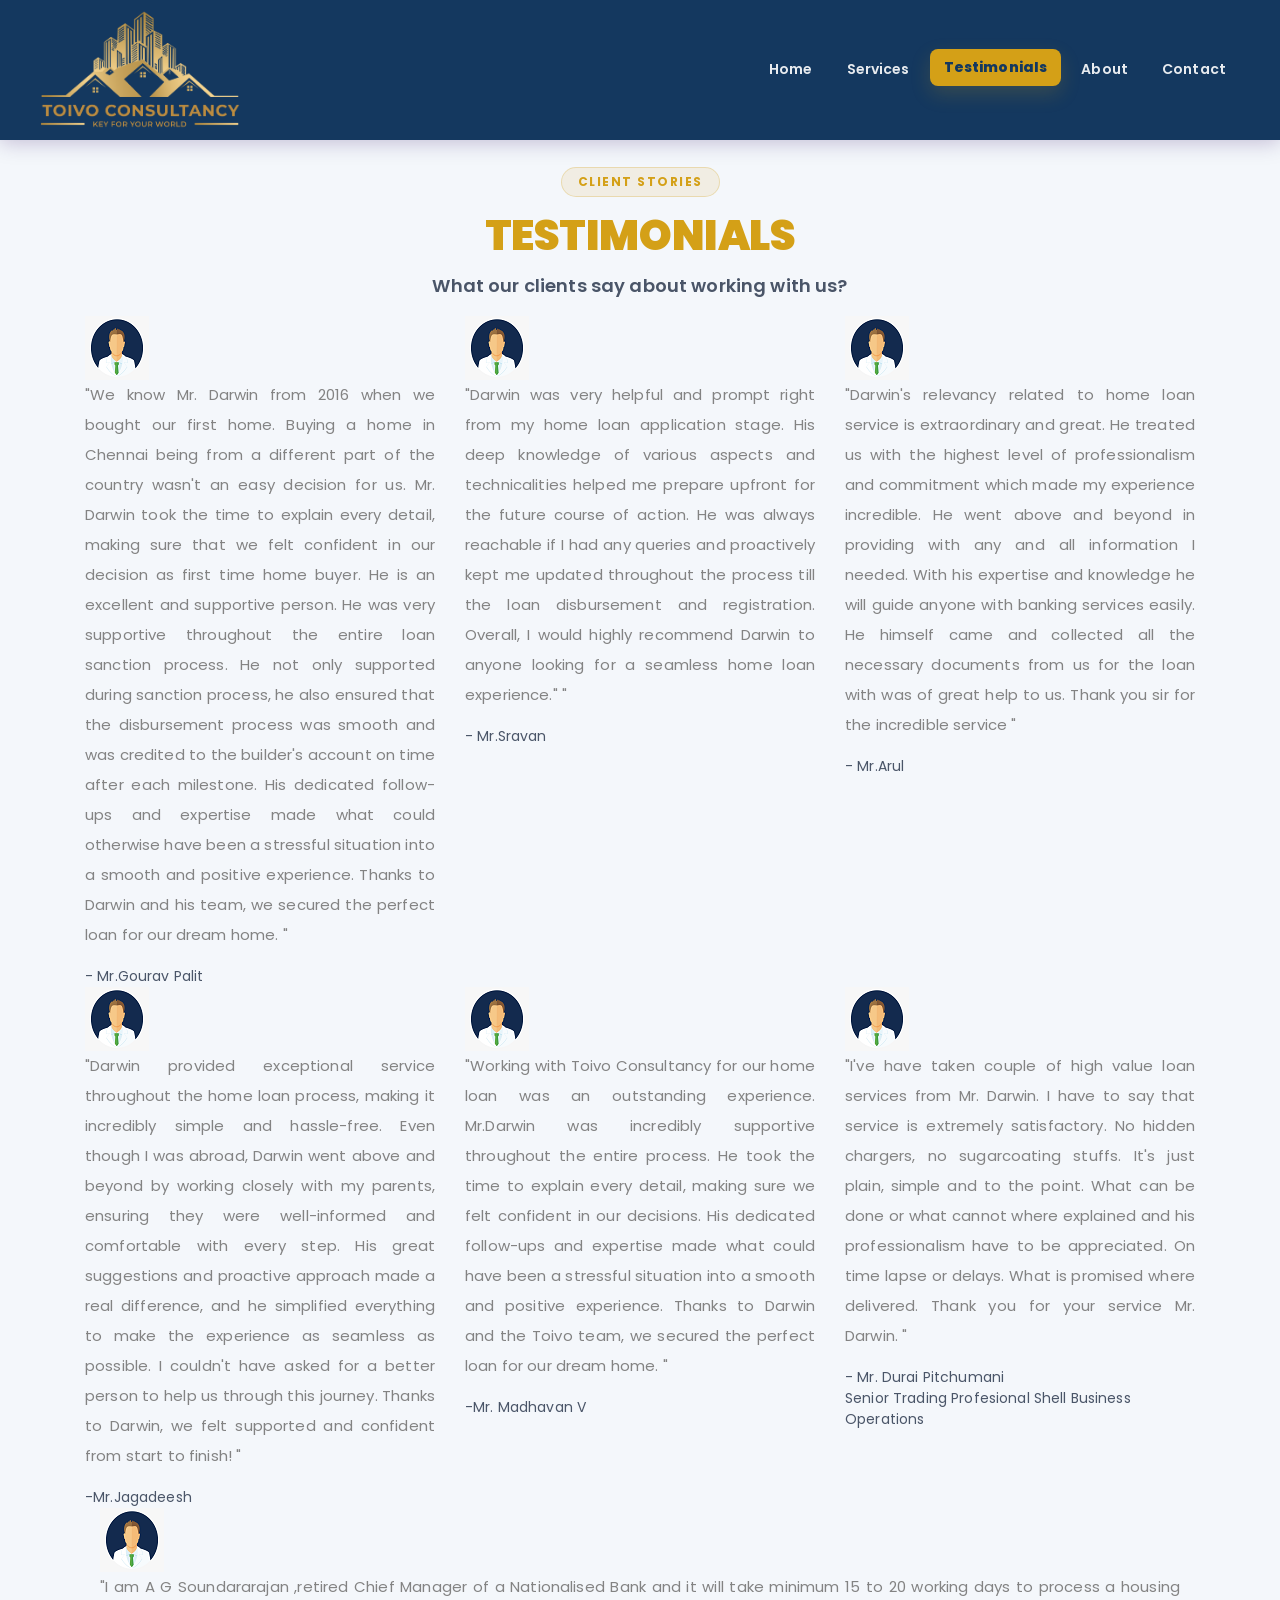
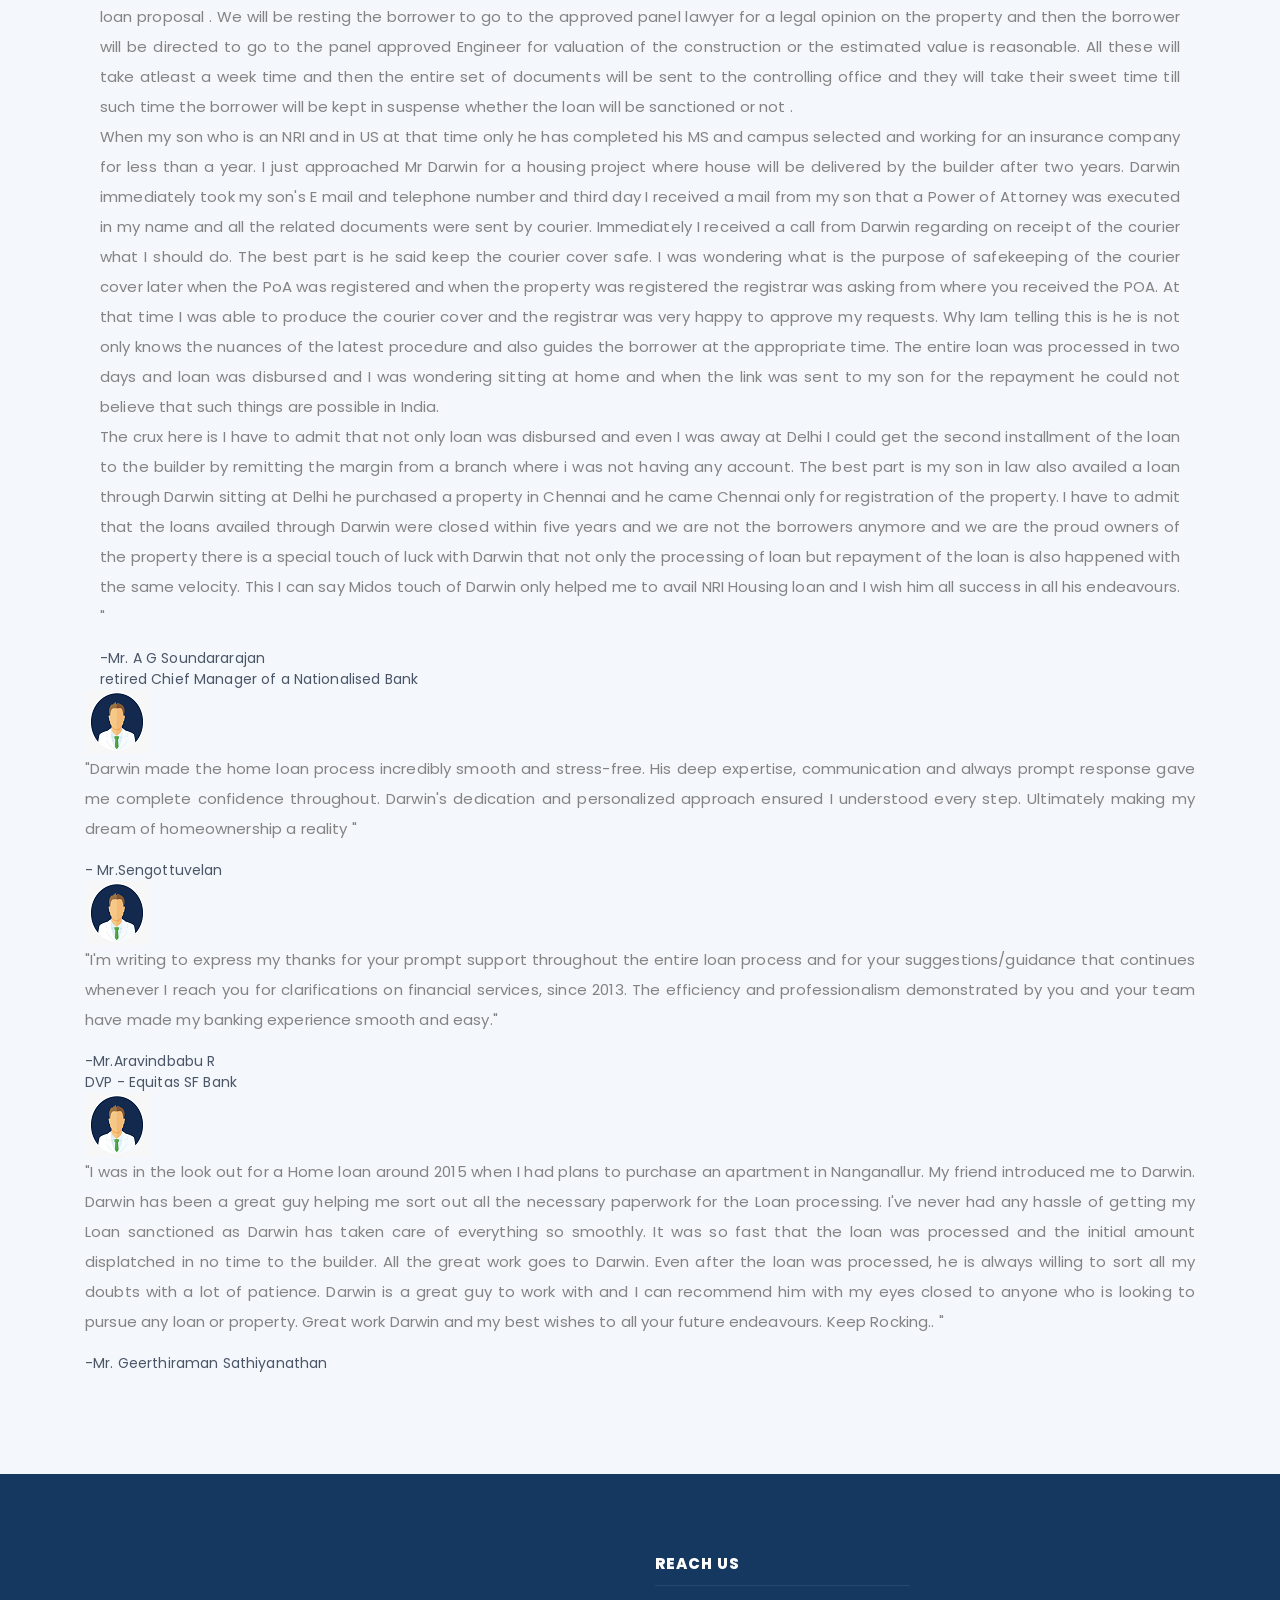
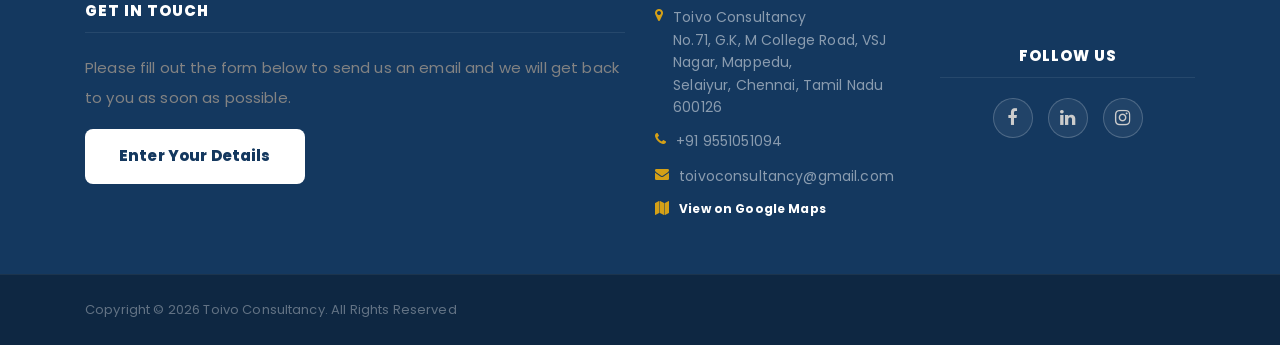
<file: post.html>
<!DOCTYPE html>
<html lang="en">

<head>
    <meta charset="UTF-8">
    <meta name="description" content="VaultEdge - Premium financial planning and investment management HTML template">
    <meta http-equiv="X-UA-Compatible" content="IE=edge">
    <meta name="viewport" content="width=device-width, initial-scale=1, shrink-to-fit=no">

    <title>Toivo Consultancy</title>

    
    <link rel="icon" href="img\logo\TOIVO LOGO PNG.png">
    <link rel="stylesheet" href="style.css">
    <link rel="stylesheet" href="css/custom-override.css">
</head>

<body>
    <!-- Preloader -->
    <div class="preloader d-flex align-items-center justify-content-center">
        <div class="lds-ellipsis"><div></div><div></div><div></div><div></div></div>
    </div>

    <!-- ===== NAVBAR (single dark bar, logo left, nav center, CTA right) ===== -->
    <header class="ve-header" id="ve-sticky">
        <div class="container-fluid ve-nav-wrap">
            <!-- Logo -->
            <div class="ve-logo">
                <a href="index.html">
                    <img src="img/logo/TOIVO LOGO PNG.png" alt="TOIVO Logo" class="ve-logo-img" />
                </a>
            </div>

            <!-- Nav Links -->
            <nav class="ve-nav">
                <ul>
                    <li><a href="index.html">Home</a></li>
                    
                    
                    <li class="has-drop">
                        <a href="services.html">Services </a>
                        <!-- <ul class="ve-dropdown">
                            <li><a href="#">Wealth Management</a></li>
                            <li><a href="#">Retirement Plans</a></li>
                            <li><a href="#">Tax Advisory</a></li>
                            <li><a href="#">Risk Analysis</a></li>
                        </ul> -->
                    </li>

                    <li><a href="post.html" class="active">Testimonials</a></li>

                    <li class="has-drop">
                        <a href="about.html">About </a>
                                        </li>
                    <li><a href="contact.html">Contact</a></li>
                </ul>
            </nav>

            <!-- CTA
            <div class="ve-nav-cta">
                <a href="contact.html" class="ve-cta-btn">Get Started <i class="fa fa-arrow-right"></i></a>
            </div> -->

            <!-- Mobile Toggle -->
            <button class="ve-toggler" id="ve-toggle">
                <span></span><span></span><span></span>
            </button>
        </div>

        <!-- Mobile Menu -->
        <div class="ve-mobile-menu" id="ve-mobile-menu">
            <ul>
                <li><a href="index.html">Home</a></li>
                <li><a href="about.html">About</a></li>
                <li><a href="services.html">Services</a></li>
                
                <li><a href="post.html">Testimonials</a></li>
                <li><a href="contact.html">Contact</a></li>
            </ul>
        </div>
    </header>
<body>
   
   <!-- Testimonials Section -->
<br>
    <section class="ve-section ve-testimonials-section">
        

 <div id="testimonials">
  <div class="container">
    <div><p><br></p></div>
    <div class="ve-section-header text-center">
      <span class="ve-section-tag">Client Stories</span>
      <h2> <span class="ve-highlight">TESTIMONIALS</span></h2>
      <p class="ve-section-subtitle">What our clients say about working with us?</p>
    </div>
         

       
    <div class="row">
      <div class="col-md-4">
        <div class="testimonial">
          <div class="testimonial-image"> <img src="img/testimonials/01.png" alt=""> </div>
          <div class="testimonial-content">
            <p align="justify">"We know Mr. Darwin from 2016 when we bought our first home. Buying a home in Chennai being from a different part of the country wasn't an easy decision for us. Mr. Darwin took the time to explain every detail, making sure that we felt confident in our decision as first time home buyer.

He is an excellent and supportive person. He was very supportive throughout the entire loan sanction process.  He not only supported during sanction process, he also ensured that the disbursement process was smooth and was credited to the builder's account on time after each milestone.

His dedicated follow-ups and expertise made what could otherwise have been a stressful situation into a smooth and positive experience.

Thanks to Darwin and his team, we secured the perfect loan for our dream home.



"</p>
            <div class="testimonial-meta"> - Mr.Gourav Palit </div>
          </div>
        </div>
      </div>
 
      <div class="col-md-4">
        <div class="testimonial">
          <div class="testimonial-image"> <img src="img/testimonials/01.png" alt=""> </div>
          <div class="testimonial-content">
            <p align="justify">
"Darwin was very helpful and prompt right from my home loan application stage. His deep knowledge of various aspects and technicalities helped me 
prepare upfront for the future course of action. He was always reachable if I had any queries and proactively kept me updated throughout the process
 till the loan disbursement and registration. Overall, I would highly recommend Darwin to anyone looking for a seamless home loan experience."
"</p>
            <div class="testimonial-meta"> - Mr.Sravan </div>
          </div>
        </div>
      </div>
      <div class="col-md-4">
        <div class="testimonial">
          <div class="testimonial-image"> <img src="img/testimonials/01.png" alt=""> </div>
          <div class="testimonial-content">
            <p align="justify">"Darwin's relevancy related to home loan service is extraordinary and great. He treated us with the highest level of 
professionalism and commitment which made my experience incredible. He went above and beyond in providing with any and all information I needed. 
With his expertise and knowledge he will guide anyone with banking services easily. He himself came and collected all the necessary documents from us for 
the loan with was of great help to us. Thank you sir for the incredible service
"</p>
            <div class="testimonial-meta"> - Mr.Arul </div>
          </div>
        </div>
      </div>
      <div class="row"> </div>
      <div class="col-md-4">
        <div class="testimonial">
          <div class="testimonial-image"> <img src="img/testimonials/01.png" alt=""> </div>
          <div class="testimonial-content">
            <p align="justify">"Darwin provided exceptional service throughout the home loan process, making it incredibly simple and hassle-free.
 Even though I was abroad, Darwin went above and beyond by working closely with my parents, ensuring they were well-informed and comfortable with every step. 
His great suggestions and proactive approach made a real difference, and he simplified everything to make the experience as seamless as possible.
 I couldn't have asked for a better person to help us through this journey. Thanks to Darwin, we felt supported and confident from start to finish!
"</p>
            <div class="testimonial-meta"> -Mr.Jagadeesh</div>
          </div>
        </div>
      </div>
     
      <div class="col-md-4">
        <div class="testimonial">
          <div class="testimonial-image"> <img src="img/testimonials/01.png" alt=""> </div>
          <div class="testimonial-content">
            <p align="justify">"Working with Toivo Consultancy for our home loan was an outstanding experience. Mr.Darwin was incredibly supportive throughout the entire process.
 He took the time to explain every detail, making sure we felt confident in our decisions. His dedicated follow-ups and expertise made what could have been a 
stressful situation into a smooth and positive experience. Thanks to Darwin and the Toivo team, we secured the perfect loan for our dream home.

"</p>
            <div class="testimonial-meta"> -Mr. Madhavan V </div>
          </div>
        </div>
      </div>
<div class="col-md-4">
        <div class="testimonial">
          <div class="testimonial-image"> <img src="img/testimonials/01.png" alt=""> </div>
          <div class="testimonial-content">
            <p align="justify">"I've have taken couple of high value loan services from Mr. Darwin. I have to say that service is extremely satisfactory.
 No hidden chargers, no sugarcoating stuffs. It's just plain, simple and to the point. What can be done or what cannot where explained and his 
professionalism have to be appreciated. On time lapse or delays. What is promised where delivered.  Thank you for your service Mr. Darwin.

"</p>
            <div class="testimonial-meta"> - Mr. Durai Pitchumani<br>
Senior Trading Profesional
Shell Business Operations </div>
          </div>
        </div>
      </div>

    </div>


<div class="col-md-12">
        <div class="testimonial">
          <div class="testimonial-image"> <img src="img/testimonials/01.png" alt=""> </div>
          <div class="testimonial-content">
            <p align="justify">"I am A G Soundararajan ,retired Chief Manager of a Nationalised Bank and it will take minimum 15 to 20 working days to process a 
housing loan proposal . 
We will be resting the borrower to go to the approved panel lawyer for a legal opinion on the property and then the borrower will be directed to go to the  
panel approved Engineer for valuation of the construction or the estimated value is reasonable. All these will take atleast a week time and then the entire 
set of documents will be sent to the controlling office and they will take their sweet time till such time the borrower will be kept in suspense whether the 
loan will be sanctioned or not .<br>
When my son who is an NRI and in US at that time only he has completed his MS and campus selected and working for an insurance company for less than a year. I 
just approached Mr Darwin for a housing project where house will be delivered by the builder after two years. Darwin immediately took my son's E mail and telephone
 number and third day I received a mail from my son that a Power of Attorney was executed in my name and all the related documents were sent by courier. 
Immediately I received a call from Darwin regarding on receipt of the courier what I should do. The best part is he said keep the courier cover safe. I was wondering 
what is the purpose of safekeeping of the courier cover later when the PoA was registered and when the property was registered the registrar was asking from where you 
received the POA. At that time I was able to produce the courier cover and the registrar was very happy to approve my requests. Why Iam telling this is he is not only 
knows the nuances of the latest procedure and also guides the borrower at the appropriate time. The entire loan was processed in two days and loan was disbursed and 
I was wondering sitting at home and when the link was sent to my son for the repayment he could not believe that such things are possible in India.<br>
The crux here is I have to admit that not only loan was disbursed and even I was away at Delhi I could get the second installment of the loan to the builder by
 remitting the margin from a branch where i was not having any account.
The best part is my son in law also availed a loan through Darwin sitting at Delhi he purchased a property in Chennai and he came Chennai only for registration
 of the property.
I have to admit that the loans availed through Darwin were closed within five years and we are not the borrowers anymore and we are the proud owners of the
 property there is a special touch of luck with Darwin that not only the processing of loan but repayment of the loan is also happened with the same velocity. 
This I can say Midos touch of Darwin only helped me to avail NRI Housing loan and I wish him all success in all  his endeavours.
"</p>
            <div class="testimonial-meta"> -Mr. A G Soundararajan<br>
retired Chief Manager of a Nationalised Bank</div>
          </div>
        </div>
      </div>

<div class="row">
<div class="col-md-12">
        <div class="testimonial">
          <div class="testimonial-image"> <img src="img/testimonials/01.png" alt=""> </div>
          <div class="testimonial-content">
            <p align="justify">"Darwin made the home loan
 process incredibly smooth and stress-free. His deep expertise, communication and always prompt 
response gave me complete confidence throughout. Darwin's dedication and personalized approach 
ensured I understood every step. Ultimately making my dream of homeownership a reality


"</p>
            <div class="testimonial-meta"> - Mr.Sengottuvelan<br>
 </div>
          </div>
        </div>
      </div>

    </div>


<div class="row">
<div class="col-md-12">
        <div class="testimonial">
          <div class="testimonial-image"> <img src="img/testimonials/01.png" alt=""> </div>
          <div class="testimonial-content">
            <p align="justify">"I'm writing to express my thanks for your prompt support throughout the entire loan process and for your suggestions/guidance 
that continues whenever
 I reach you for clarifications on financial services, since 2013. 

The efficiency and professionalism demonstrated by you and your team have made my banking experience smooth and easy."</p>
            <div class="testimonial-meta"> -Mr.Aravindbabu R <br>
DVP - Equitas SF Bank

 </div>
           </div>
        </div>
      </div>

    </div>



<div class="row">
<div class="col-md-12">
        <div class="testimonial">
          <div class="testimonial-image"> <img src="img/testimonials/01.png" alt=""> </div>
          <div class="testimonial-content">
            <p align="justify">"I was in the look out for a Home loan around 2015 when I had plans to purchase an apartment in Nanganallur. My friend introduced me to Darwin. Darwin has been a great guy helping me sort out all the necessary paperwork for the Loan processing. I've never had any hassle of getting my Loan sanctioned as Darwin has taken care of everything so smoothly. It was so fast that the loan was processed and the initial amount displatched in no time to the builder. All the great work goes to Darwin. Even after the loan was processed, he is always willing to sort all my doubts with a lot of patience. Darwin is a great guy to work with and I can recommend him with my eyes closed to anyone who is looking to pursue any loan or property. Great work Darwin and my best wishes to all your future endeavours. Keep Rocking..
"</p>
            <div class="testimonial-meta"> -Mr.
Geerthiraman Sathiyanathan


 </div>
           </div>
        </div>
      </div>

    </div>
















  </div>
  </div>



  </div>

  </div>
</div>

        
    </section>
   
    
 <!-- ===== FOOTER ===== -->
<footer class="ve-footer">
    <div class="container">
        <div class="row align-items-center text-center text-lg-left">

            <!-- Get In Touch -->
            <div class="col-md-6 mb-4">
                <h5 class="ve-footer-title">Get In Touch</h5>   
                <p>Please fill out the form below to send us an email and we will get back to you as soon as possible.</p>
                <a href="enter.html" class="ve-btn-white">Enter Your Details</a>
            </div>

            <!-- Reach Us -->
            <div class="col-md-3 mb-4">
                <h5 class="ve-footer-title">Reach Us</h5>
                <ul class="ve-footer-contact">
                    <ul class="ve-footer-contact">
    <li>
        <i class="fa fa-map-marker"> </i>Toivo Consultancy <br>No.71, G.K, M College Road, VSJ Nagar, Mappedu, <br> Selaiyur, Chennai, Tamil Nadu 600126</i> 
        
    </li>
                         <li><i class="fa fa-phone"></i> +91 9551051094</li>
                    <li><i class="fa fa-envelope"></i> toivoconsultancy@gmail.com</li>
       
                          <!-- Map Link -->
        <li>
            <i class="fa fa-map"></i>
            <a href="https://share.google/mLVn0uDmNdBq90Bor"  target="_blank">
                View on Google Maps
            </a>
        </li> 
                     
                </ul>
            </div>

            <!-- Social Icons (CENTERED) -->
            <div class="col-md-3 mb-4 ve-footer-center">
                <h5 class="ve-footer-title">Follow Us</h5>
                <div class="ve-social">
                    <a href="#"><i class="fa fa-facebook"></i></a>
                    <!-- <a href="#"><i class="fa fa-twitter"></i></a> -->
                    <a href="#"><i class="fa fa-linkedin"></i></a>
                    <a href="#"><i class="fa fa-instagram"></i></a>
                </div>
           
            </div>

          
        </div>
    </div>

    <!-- Footer Bottom -->
    <div class="ve-footer-bottom">
        <div class="container">
            <div class="ve-footer-bottom-inner">
                <p type="center">
                    Copyright &copy;
                    <script>document.write(new Date().getFullYear());</script>
                    Toivo Consultancy. All Rights Reserved
                </p>
            </div>
        </div>
    </div>
</footer>

<!-- STYLE INSIDE HTML -->
<style>
.ve-footer-center {
    text-align: center;
}

/* Social container */
.ve-social {
    display: flex;
    justify-content: center;
    gap: 15px;
    margin-top: 10px;
}

/* Icon style (NO white background) */
.ve-social a {
    width: 40px;
    height: 40px;
    border-radius: 50%;
    border: 1px solid rgba(255,255,255,0.2);
    display: flex;
    align-items: center;
    justify-content: center;
    font-size: 18px;
    color: #ccc;
    text-decoration: none;
    transition: all 0.3s ease;
}

/* Hover effects (premium colors) */
.ve-social a:hover {
    background: #007bff;
    color: #fff;
    border-color: #007bff;
}
.ve-social a:nth-child(1):hover { background:#3b5998; } /* Facebook */
<!-- .ve-social a:nth-child(2):hover { background:#1da1f2; } /* Twitter */ -->
.ve-social a:nth-child(3):hover { background:#0077b5; } /* LinkedIn */
<!-- .ve-social a:nth-child(4):hover { background:#e4405f; } /* Instagram */ -->
.ve-social a:nth-child(4):hover {
    background: radial-gradient(circle at 30% 107%,
        #fdf497 0%, #fdf497 5%,
        #fd5949 45%,
        #d6249f 60%,
        #285AEB 90%);
    color: #fff;
    border: none;
}
.ve-footer-contact a {
    color: #fff;
    font-size: 12px;
}
</style>
    <!-- Scripts -->
    <script src="js/jquery/jquery-2.2.4.min.js"></script>
    <script src="js/bootstrap/popper.min.js"></script>
    <script src="js/bootstrap/bootstrap.min.js"></script>
    <script src="js/plugins/plugins.js"></script>
    <script src="js/active.js"></script>
    <script src="js/vaultedge.js"></script>
</body>
</html>
</file>
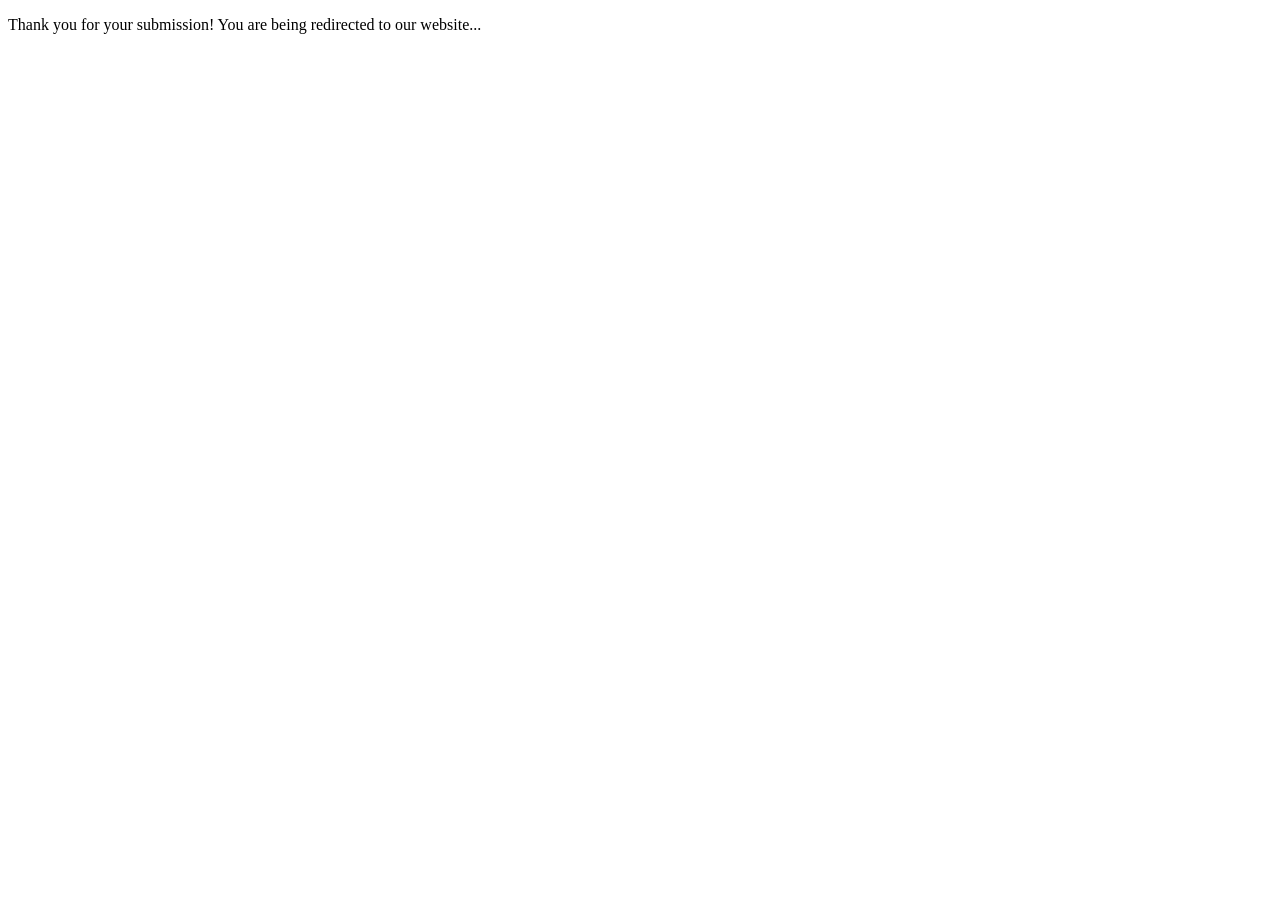
<file: redirect.html>
<!DOCTYPE html>
<html lang="en">
<head>
  <meta charset="UTF-8">
  <meta name="viewport" content="width=device-width, initial-scale=1.0">
  <meta http-equiv="refresh" content="3;url=https://www.toivoconsultancy.com">
  <title>Thank You</title>
</head>
<body>
  <p>Thank you for your submission! You are being redirected to our website...</p>
</body>
</html>
</file>
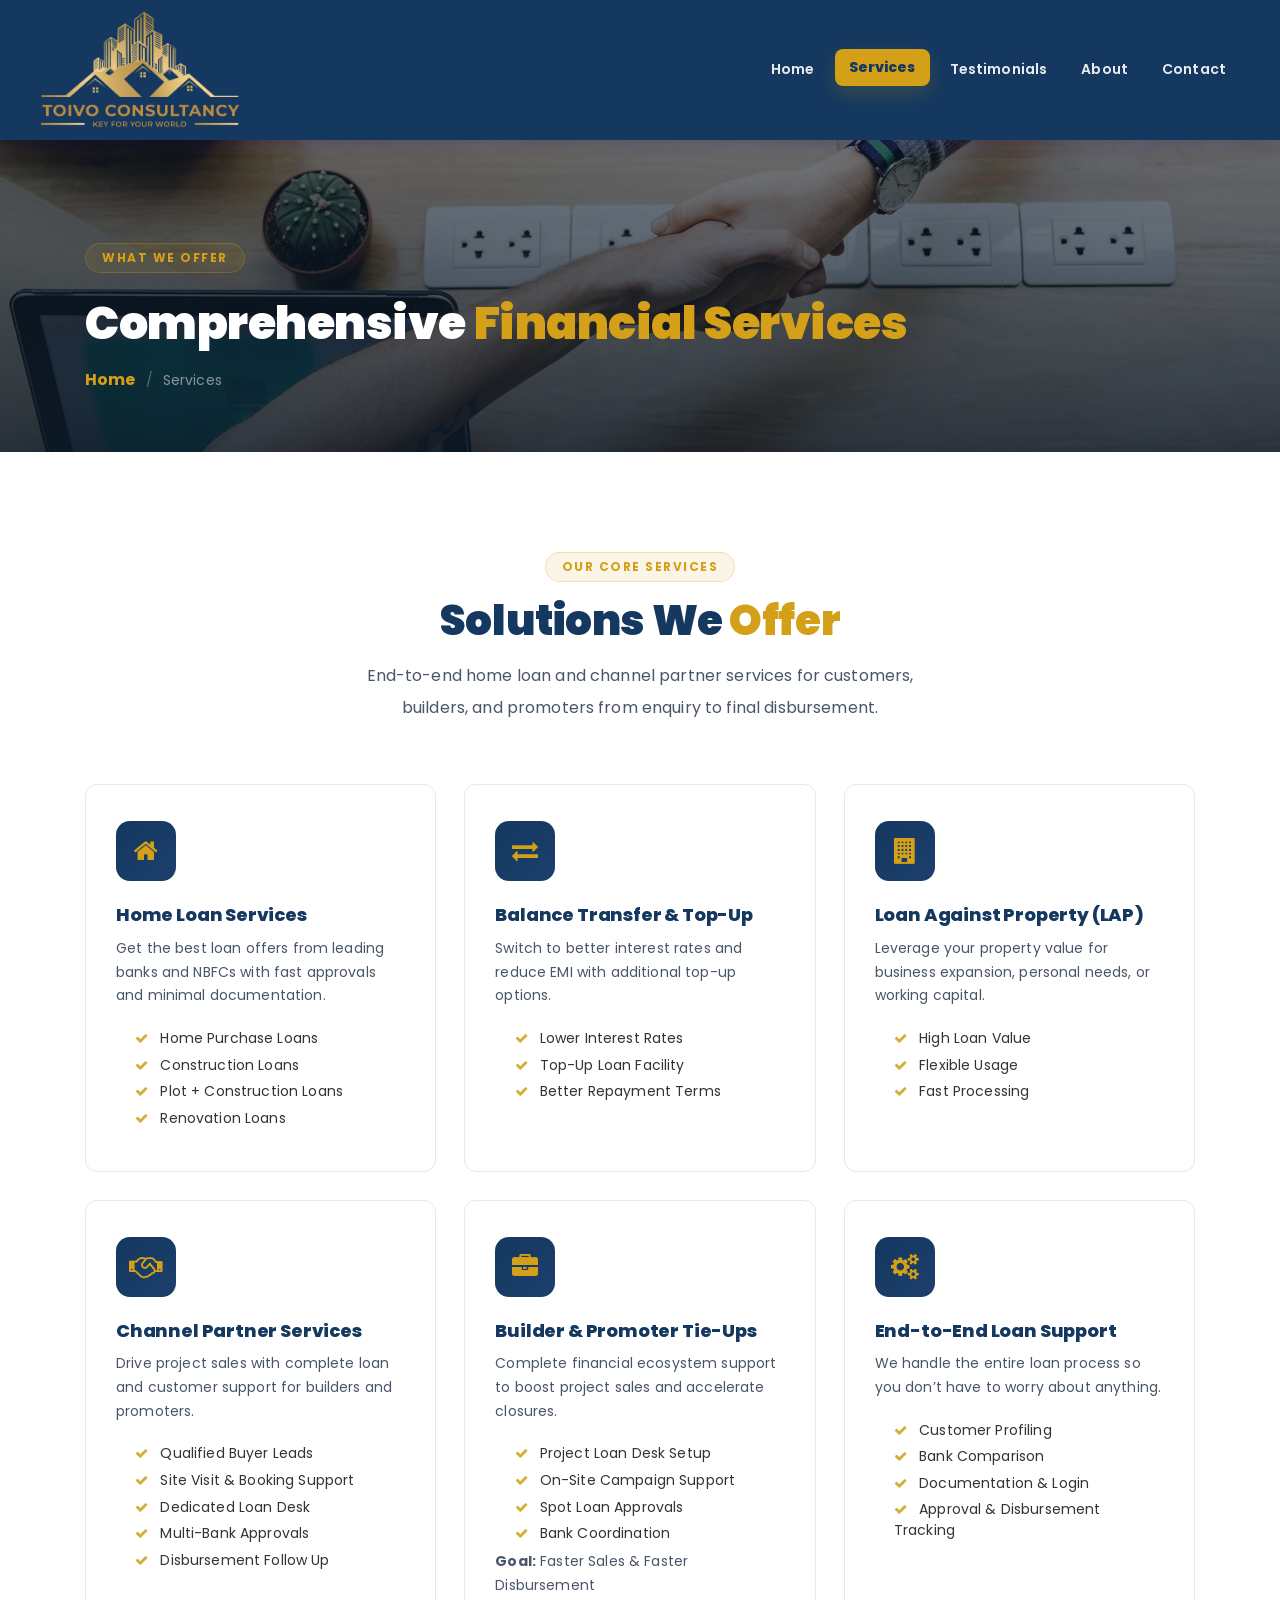
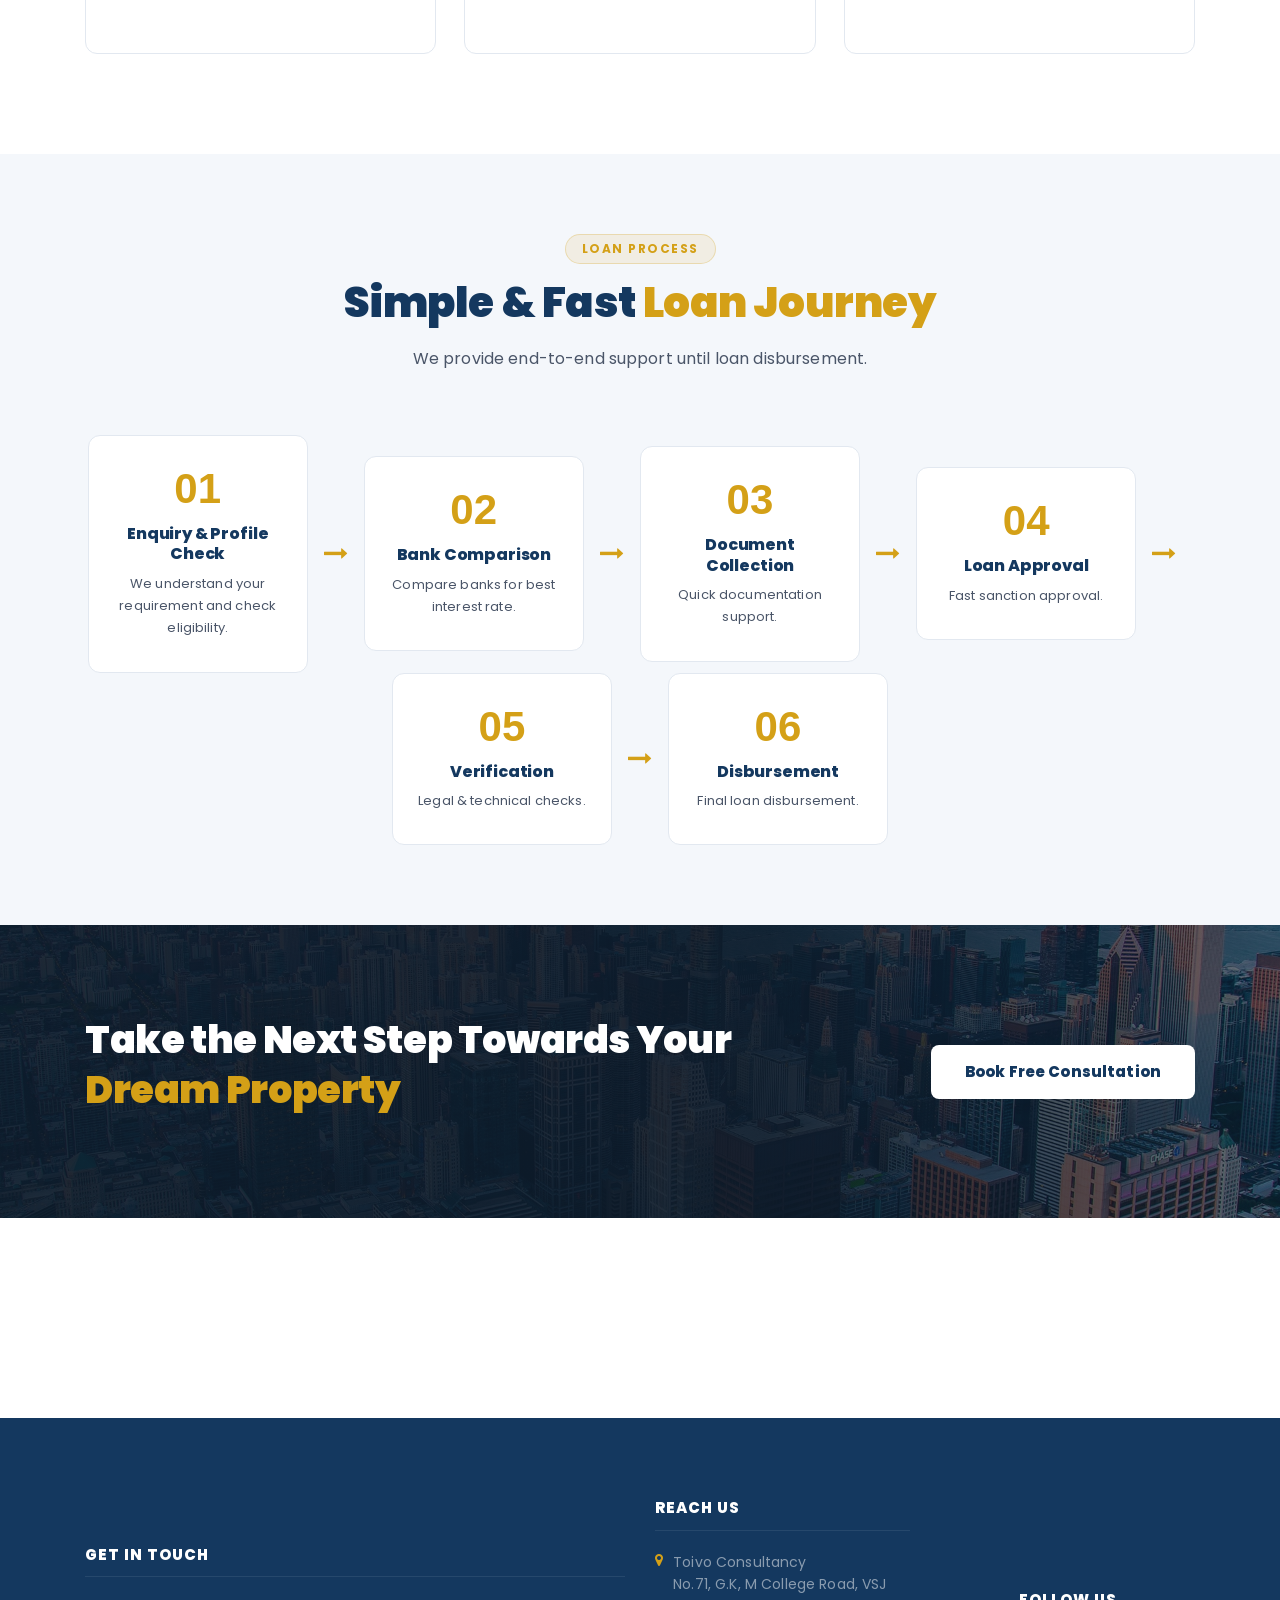
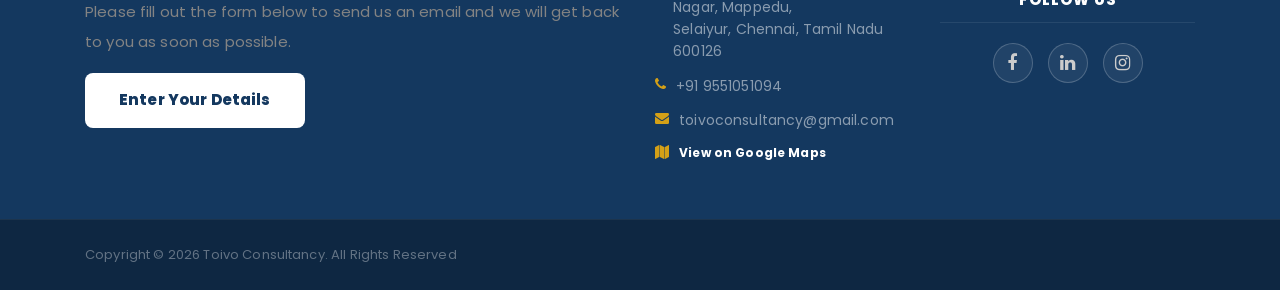
<file: services.html>
<!DOCTYPE html>
<html lang="en">

<head>
    <meta charset="UTF-8">
    <meta name="description" content="VaultEdge - Premium financial planning and investment management HTML template">
    <meta http-equiv="X-UA-Compatible" content="IE=edge">
    <meta name="viewport" content="width=device-width, initial-scale=1, shrink-to-fit=no">

    <title>Toivo Consultancy</title>

    
    <link rel="icon" href="img\logo\TOIVO LOGO PNG.png">
    <link rel="stylesheet" href="style.css">
    <link rel="stylesheet" href="css/custom-override.css">
</head>

<body>
    <!-- Preloader -->
    <div class="preloader d-flex align-items-center justify-content-center">
        <div class="lds-ellipsis"><div></div><div></div><div></div><div></div></div>
    </div>

    <!-- ===== NAVBAR (single dark bar, logo left, nav center, CTA right) ===== -->
    <header class="ve-header" id="ve-sticky">
        <div class="container-fluid ve-nav-wrap">
            <!-- Logo -->
            <div class="ve-logo">
                <a href="index.html">
                    <img src="img/logo/TOIVO LOGO PNG.png" alt="TOIVO Logo" class="ve-logo-img" />
                </a>
            </div>

            <!-- Nav Links -->
            <nav class="ve-nav">
                <ul>
                    <li><a href="index.html">Home</a></li>
                    
                    
                    <li class="has-drop">
                        <a href="services.html" class="active">Services </a>
                        <!-- <ul class="ve-dropdown">
                            <li><a href="#">Wealth Management</a></li>
                            <li><a href="#">Retirement Plans</a></li>
                            <li><a href="#">Tax Advisory</a></li>
                            <li><a href="#">Risk Analysis</a></li>
                        </ul> -->
                    </li>
                    
                    <li><a href="post.html">Testimonials</a></li>

                    <li class="has-drop">
                        <a href="about.html">About </a>
                                        </li>
                    <li><a href="contact.html">Contact</a></li>
                </ul>
            </nav>

            <!-- CTA
            <div class="ve-nav-cta">
                <a href="contact.html" class="ve-cta-btn">Get Started <i class="fa fa-arrow-right"></i></a>
            </div> -->

            <!-- Mobile Toggle -->
            <button class="ve-toggler" id="ve-toggle">
                <span></span><span></span><span></span>
            </button>
        </div>

        <!-- Mobile Menu -->
        <div class="ve-mobile-menu" id="ve-mobile-menu">
            <ul>
                <li><a href="index.html">Home</a></li>
                <li><a href="about.html">About</a></li>
                <li><a href="services.html">Services</a></li>
                
                <li><a href="post.html">Testimonials</a></li>
                <li><a href="contact.html">Contact</a></li>
            </ul>
        </div>
    </header>
    <section class="ve-page-hero" style="background-image:url(img/bg-img/20.jpg);">
        <div class="ve-page-hero-overlay"></div>
        <div class="container ve-page-hero-content">
            <span class="ve-section-tag">What We Offer</span>
            <h1>Comprehensive <span>Financial Services</span></h1>
            <nav aria-label="breadcrumb"><ol class="ve-breadcrumb"><li><a href="index.html">Home</a></li><li class="active">Services</li></ol></nav>
        </div>
    </section>
<!-- ===== SERVICES SECTION ===== -->
<section class="ve-section">
    <div class="container">
        <div class="ve-section-header text-center">
            <span class="ve-section-tag">Our Core Services</span>
            <h2>Solutions We <span>Offer</span></h2>
            <p>End-to-end home loan and channel partner services for customers, builders, and promoters from enquiry to final disbursement.</p>
        </div>

        <div class="ve-services-grid">

            <!-- Home Loan -->
            <div class="ve-service-card wow fadeInUp" data-wow-delay="100ms">
                <div class="ve-service-icon">
                    <i class="fa fa-home"></i>
                </div>
                <h4>Home Loan Services</h4>
                <p>Get the best loan offers from leading banks and NBFCs with fast approvals and minimal documentation.</p>
                <ul class="ve-service-list">
                    <li><i class="fa fa-check"></i> Home Purchase Loans</li>
                    <li><i class="fa fa-check"></i> Construction Loans</li>
                    <li><i class="fa fa-check"></i> Plot + Construction Loans</li>
                    <li><i class="fa fa-check"></i> Renovation Loans</li>
                </ul>
            </div>

            <!-- Balance Transfer -->
            <div class="ve-service-card wow fadeInUp" data-wow-delay="200ms">
                <div class="ve-service-icon">
                    <i class="fa fa-exchange"></i>
                </div>
                <h4>Balance Transfer & Top-Up</h4>
                <p>Switch to better interest rates and reduce EMI with additional top-up options.</p>
                <ul class="ve-service-list">
                    <li><i class="fa fa-check"></i> Lower Interest Rates</li>
                    <li><i class="fa fa-check"></i> Top-Up Loan Facility</li>
                    <li><i class="fa fa-check"></i> Better Repayment Terms</li>
                </ul>
            </div>

            <!-- LAP -->
            <div class="ve-service-card wow fadeInUp" data-wow-delay="300ms">
                <div class="ve-service-icon">
                    <i class="fa fa-building"></i>
                </div>
                <h4>Loan Against Property (LAP)</h4>
                <p>Leverage your property value for business expansion, personal needs, or working capital.</p>
                <ul class="ve-service-list">
                    <li><i class="fa fa-check"></i> High Loan Value</li>
                    <li><i class="fa fa-check"></i> Flexible Usage</li>
                    <li><i class="fa fa-check"></i> Fast Processing</li>
                </ul>
            </div>

            <!-- Channel Partner -->
            <div class="ve-service-card wow fadeInUp" data-wow-delay="400ms">
                <div class="ve-service-icon">
                    <i class="fa fa-handshake-o"></i>
                </div>
                <h4>Channel Partner Services</h4>
                <p>Drive project sales with complete loan and customer support for builders and promoters.</p>
                <ul class="ve-service-list">
                    <li><i class="fa fa-check"></i> Qualified Buyer Leads</li>
                    <li><i class="fa fa-check"></i> Site Visit & Booking Support</li>
                    <li><i class="fa fa-check"></i> Dedicated Loan Desk</li>
                    <li><i class="fa fa-check"></i> Multi-Bank Approvals</li>
                    <li><i class="fa fa-check"></i> Disbursement Follow Up</li>
                </ul>
            </div>

            <!-- Builder Tie-Up -->
            <div class="ve-service-card wow fadeInUp" data-wow-delay="500ms">
                <div class="ve-service-icon">
                    <i class="fa fa-briefcase"></i>
                </div>
                <h4>Builder & Promoter Tie-Ups</h4>
                <p>Complete financial ecosystem support to boost project sales and accelerate closures.</p>
                <ul class="ve-service-list">
                    <li><i class="fa fa-check"></i> Project Loan Desk Setup</li>
                    <li><i class="fa fa-check"></i> On-Site Campaign Support</li>
                    <li><i class="fa fa-check"></i> Spot Loan Approvals</li>
                    <li><i class="fa fa-check"></i> Bank Coordination</li>
                </ul>
                <p><strong>Goal:</strong> Faster Sales & Faster Disbursement</p>
            </div>

            <!-- End-to-End -->
            <div class="ve-service-card wow fadeInUp" data-wow-delay="600ms">
                <div class="ve-service-icon">
                    <i class="fa fa-cogs"></i>
                </div>
                <h4>End-to-End Loan Support</h4>
                <p>We handle the entire loan process so you don’t have to worry about anything.</p>
                <ul class="ve-service-list">
                    <li><i class="fa fa-check"></i> Customer Profiling</li>
                    <li><i class="fa fa-check"></i> Bank Comparison</li>
                    <li><i class="fa fa-check"></i> Documentation & Login</li>
                    <li><i class="fa fa-check"></i> Approval & Disbursement Tracking</li>
                </ul>
            </div>

        </div>
    </div>
</section>

<section class="ve-process-section">
    <div class="container">
        <div class="ve-section-header text-center">
            <span class="ve-section-tag">Loan Process</span>
            <h2>Simple & Fast <span>Loan Journey</span></h2>
            <p>We provide end-to-end support until loan disbursement.</p>
        </div>

        <div class="ve-process-grid">

            <!-- Step 1 -->
            <div class="ve-process-step">
                <div class="ve-process-num">01</div>
                <h5>Enquiry & Profile Check</h5>
                <p>We understand your requirement and check eligibility.</p>
            </div>

            <div class="ve-process-arrow"><i class="fa fa-long-arrow-right"></i></div>

            <!-- Step 2 -->
            <div class="ve-process-step">
                <div class="ve-process-num">02</div>
                <h5>Bank Comparison</h5>
                <p>Compare banks for best interest rate.</p>
            </div>

            <div class="ve-process-arrow"><i class="fa fa-long-arrow-right"></i></div>

            <!-- Step 3 -->
            <div class="ve-process-step">
                <div class="ve-process-num">03</div>
                <h5>Document Collection</h5>
                <p>Quick documentation support.</p>
            </div>

            <div class="ve-process-arrow"><i class="fa fa-long-arrow-right"></i></div>

            <!-- Step 4 -->
            <div class="ve-process-step">
                <div class="ve-process-num">04</div>
                <h5>Loan Approval</h5>
                <p>Fast sanction approval.</p>
            </div>

            <div class="ve-process-arrow"><i class="fa fa-long-arrow-right"></i></div>

            <!-- Step 5 -->
            <div class="ve-process-step">
                <div class="ve-process-num">05</div>
                <h5>Verification</h5>
                <p>Legal & technical checks.</p>
            </div>

            <div class="ve-process-arrow"><i class="fa fa-long-arrow-right"></i></div>

            <!-- Step 6 -->
            <div class="ve-process-step">
                <div class="ve-process-num">06</div>
                <h5>Disbursement</h5>
                <p>Final loan disbursement.</p>
            </div>

        </div>
    </div>
</section>
   

                <section class="ve-cta-banner bg-img" style="background-image:url(img/bg-img/6.jpg);">
        <div class="ve-cta-overlay"></div>
        <div class="container ve-cta-content">
            <div class="row align-items-center">
                <div class="col-12 col-lg-8">
                    <h2>Take the Next Step Towards Your <span> Dream Property</span></h2>
                    <!-- <p>Book a free consultation with one of our certified financial advisors today.</p> -->
                </div>
                <div class="col-8 col-lg-4 text-lg-right">
                    <a href="contact.html" class="ve-btn-white">Book Free Consultation</a>
                </div>
            </div>
        </div>
    </div>
    </section>
    
     <section class="ve-section ve-insights-section">
       
                          
          </section>
            
                    

 <!-- ===== FOOTER ===== -->
<footer class="ve-footer">
    <div class="container">
        <div class="row align-items-center text-center text-lg-left">

            <!-- Get In Touch -->
            <div class="col-md-6 mb-4">
                <h5 class="ve-footer-title">Get In Touch</h5>   
                <p>Please fill out the form below to send us an email and we will get back to you as soon as possible.</p>
                <a href="enter.html" class="ve-btn-white">Enter Your Details</a>
            </div>

            <!-- Reach Us -->
            <div class="col-md-3 mb-4">
                <h5 class="ve-footer-title">Reach Us</h5>
                <ul class="ve-footer-contact">
                    <ul class="ve-footer-contact">
    <li>
        <i class="fa fa-map-marker"> </i>Toivo Consultancy <br>No.71, G.K, M College Road, VSJ Nagar, Mappedu, <br> Selaiyur, Chennai, Tamil Nadu 600126</i> 
        
    </li>
                         <li><i class="fa fa-phone"></i> +91 9551051094</li>
                    <li><i class="fa fa-envelope"></i> toivoconsultancy@gmail.com</li>
       
                          <!-- Map Link -->
        <li>
            <i class="fa fa-map"></i>
            <a href="https://share.google/mLVn0uDmNdBq90Bor"  target="_blank">
                View on Google Maps
            </a>
        </li> 
                     
                </ul>
            </div>

            <!-- Social Icons (CENTERED) -->
            <div class="col-md-3 mb-4 ve-footer-center">
                <h5 class="ve-footer-title">Follow Us</h5>
                <div class="ve-social">
                    <a href="#"><i class="fa fa-facebook"></i></a>
                    <!-- <a href="#"><i class="fa fa-twitter"></i></a> -->
                    <a href="#"><i class="fa fa-linkedin"></i></a>
                    <a href="#"><i class="fa fa-instagram"></i></a>
                </div>
           
            </div>

          
        </div>
    </div>

    <!-- Footer Bottom -->
    <div class="ve-footer-bottom">
        <div class="container">
            <div class="ve-footer-bottom-inner">
                <p type="center">
                    Copyright &copy;
                    <script>document.write(new Date().getFullYear());</script>
                    Toivo Consultancy. All Rights Reserved
                </p>
            </div>
        </div>
    </div>
</footer>

<!-- STYLE INSIDE HTML -->
<style>
.ve-footer-center {
    text-align: center;
}

/* Social container */
.ve-social {
    display: flex;
    justify-content: center;
    gap: 15px;
    margin-top: 10px;
}

/* Icon style (NO white background) */
.ve-social a {
    width: 40px;
    height: 40px;
    border-radius: 50%;
    border: 1px solid rgba(255,255,255,0.2);
    display: flex;
    align-items: center;
    justify-content: center;
    font-size: 18px;
    color: #ccc;
    text-decoration: none;
    transition: all 0.3s ease;
}

/* Hover effects (premium colors) */
.ve-social a:hover {
    background: #007bff;
    color: #fff;
    border-color: #007bff;
}
.ve-social a:nth-child(1):hover { background:#3b5998; } /* Facebook */
<!-- .ve-social a:nth-child(2):hover { background:#1da1f2; } /* Twitter */ -->
.ve-social a:nth-child(3):hover { background:#0077b5; } /* LinkedIn */
<!-- .ve-social a:nth-child(4):hover { background:#e4405f; } /* Instagram */ -->
.ve-social a:nth-child(4):hover {
    background: radial-gradient(circle at 30% 107%,
        #fdf497 0%, #fdf497 5%,
        #fd5949 45%,
        #d6249f 60%,
        #285AEB 90%);
    color: #fff;
    border: none;
}
.ve-footer-contact a {
    color: #fff;
    font-size: 12px;
}
</style>
    <!-- Scripts -->
    <script src="js/jquery/jquery-2.2.4.min.js"></script>
    <script src="js/bootstrap/popper.min.js"></script>
    <script src="js/bootstrap/bootstrap.min.js"></script>
    <script src="js/plugins/plugins.js"></script>
    <script src="js/active.js"></script>
    <script src="js/vaultedge.js"></script>
</body>
</html>
</file>
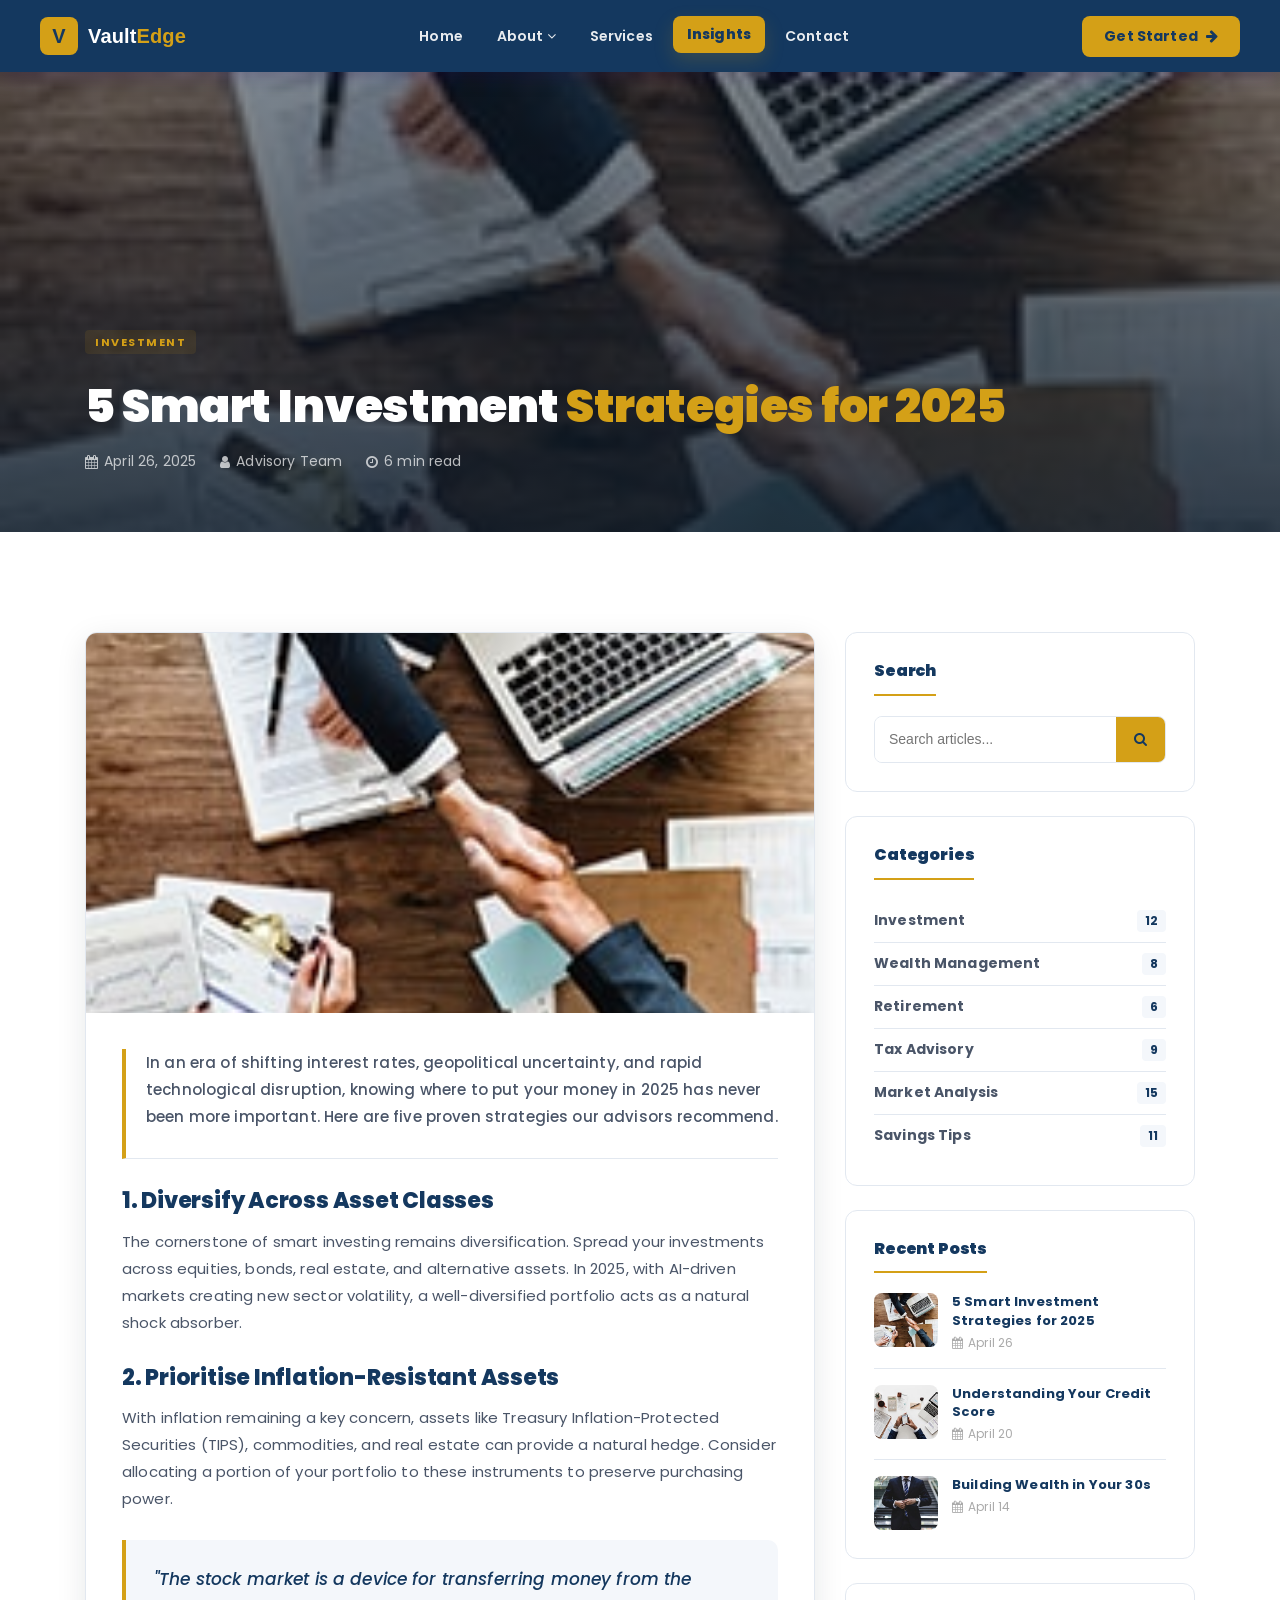
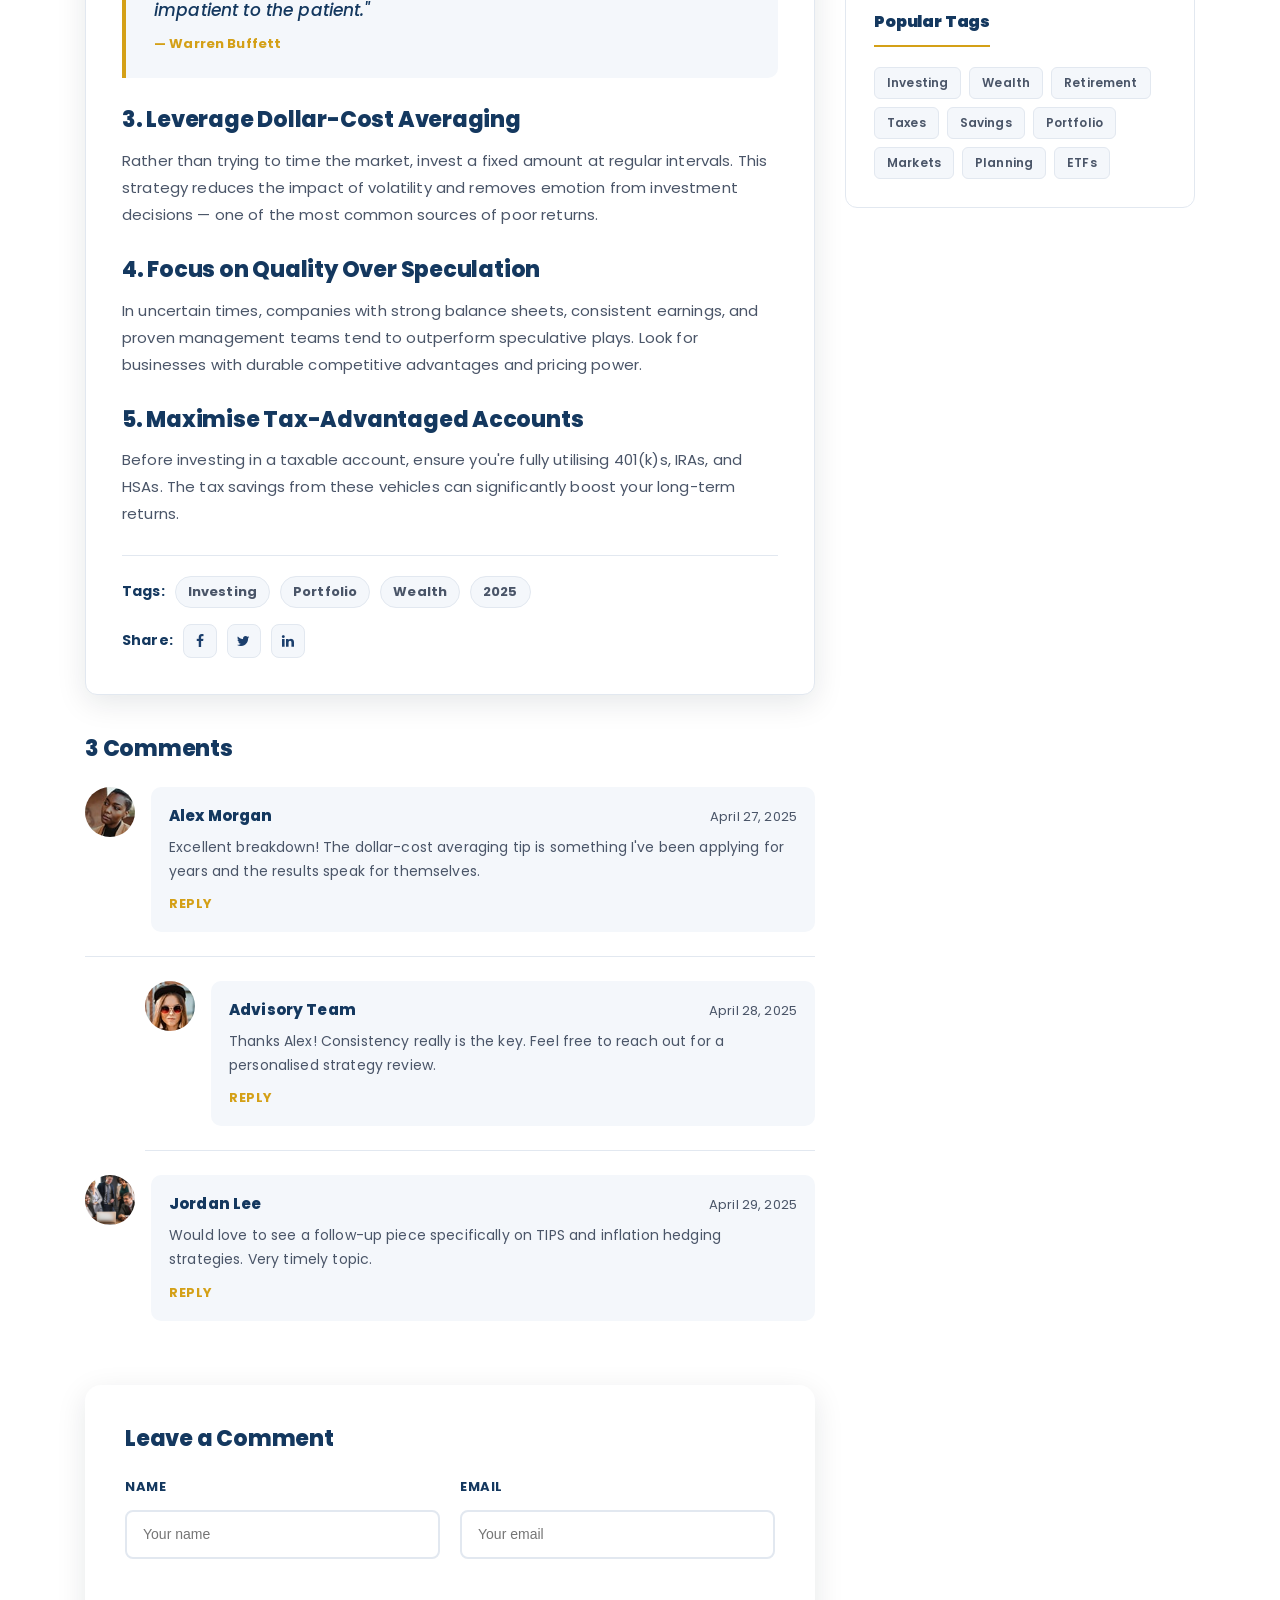
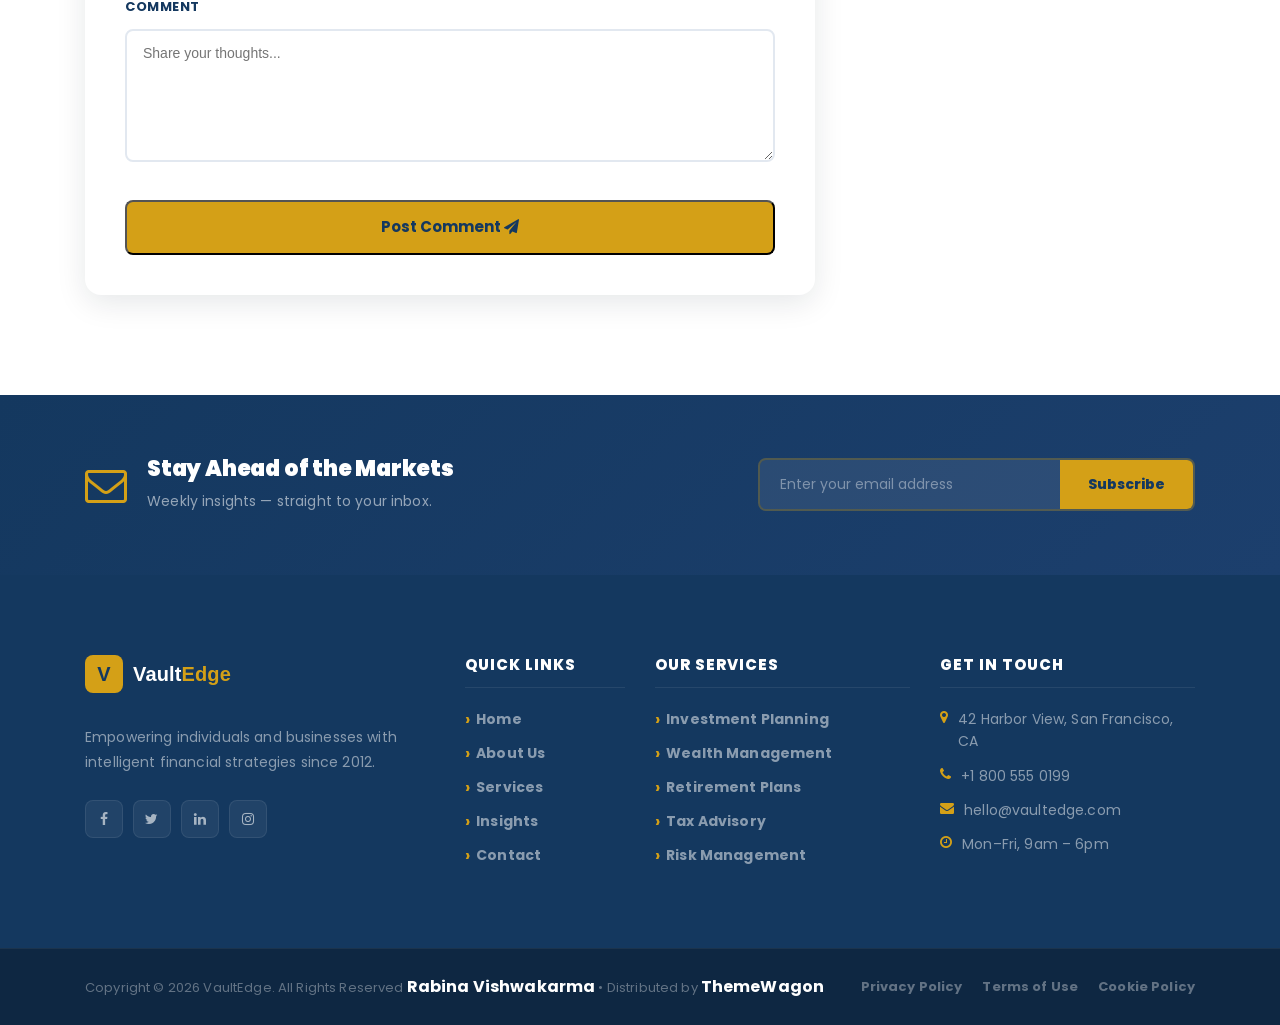
<file: single-post.html>
<!DOCTYPE html>
<html lang="en">
<head>
    <meta charset="UTF-8">
    <meta name="description" content="VaultEdge advisors share their top 5 investment strategies for building wealth in 2025.">
    <meta http-equiv="X-UA-Compatible" content="IE=edge">
    <meta name="viewport" content="width=device-width, initial-scale=1, shrink-to-fit=no">
    <title>5 Smart Investment Strategies — VaultEdge</title>
    <link rel="icon" href="img/core-img/favicon.ico">
    <link rel="stylesheet" href="style.css">
    <link rel="stylesheet" href="css/custom-override.css">
</head>
<body>
    <div class="preloader d-flex align-items-center justify-content-center">
        <div class="lds-ellipsis"><div></div><div></div><div></div><div></div></div>
    </div>
    <header class="ve-header" id="ve-sticky">
        <div class="container-fluid ve-nav-wrap">
            <div class="ve-logo"><a href="index.html"><span class="ve-logo-icon">V</span><span class="ve-logo-text">Vault<strong>Edge</strong></span></a></div>
            <nav class="ve-nav"><ul>
                <li><a href="index.html">Home</a></li>
                <li class="has-drop"><a href="about.html">About <i class="fa fa-angle-down"></i></a>
                    <ul class="ve-dropdown"><li><a href="about.html">About Us</a></li><li><a href="services.html">Our Services</a></li><li><a href="elements.html">UI Elements</a></li></ul>
                </li>
                <li class="has-drop">
                        <a href="services.html">Services </a>
                        <!-- <ul class="ve-dropdown">
                            <li><a href="#">Wealth Management</a></li>
                            <li><a href="#">Retirement Plans</a></li>
                            <li><a href="#">Tax Advisory</a></li>
                            <li><a href="#">Risk Analysis</a></li>
                        </ul> -->
                    </li>
                <li><a href="post.html" class="active">Insights</a></li>
                <li><a href="contact.html">Contact</a></li>
            </ul></nav>
            <div class="ve-nav-cta"><a href="contact.html" class="ve-cta-btn">Get Started <i class="fa fa-arrow-right"></i></a></div>
            <button class="ve-toggler" id="ve-toggle"><span></span><span></span><span></span></button>
        </div>
        <div class="ve-mobile-menu" id="ve-mobile-menu"><ul>
            <li><a href="index.html">Home</a></li><li><a href="about.html">About</a></li>
            <li><a href="services.html">Services</a></li><li><a href="#">Solutions</a></li>
            <li><a href="post.html">Insights</a></li><li><a href="contact.html">Contact</a></li>
        </ul></div>
    </header>
    <section class="ve-page-hero ve-page-hero-sm" style="background-image:url(img/bg-img/10.jpg);">
        <div class="ve-page-hero-overlay"></div>
        <div class="container ve-page-hero-content">
            <span class="ve-insight-cat" style="margin-bottom:16px;">Investment</span>
            <h1>5 Smart Investment <span>Strategies for 2025</span></h1>
            <div class="ve-post-meta-hero">
                <span><i class="fa fa-calendar"></i> April 26, 2025</span>
                <span><i class="fa fa-user"></i> Advisory Team</span>
                <span><i class="fa fa-clock-o"></i> 6 min read</span>
            </div>
        </div>
    </section>

    <section class="ve-section">
        <div class="container">
            <div class="row">
                <div class="col-12 col-lg-8">
                    <article class="ve-article">
                        <div class="ve-article-featured bg-img" style="background-image:url(img/bg-img/10.jpg);"></div>
                        <div class="ve-article-body">
                            <p class="ve-article-lead">In an era of shifting interest rates, geopolitical uncertainty, and rapid technological disruption, knowing where to put your money in 2025 has never been more important. Here are five proven strategies our advisors recommend.</p>
                            <h3>1. Diversify Across Asset Classes</h3>
                            <p>The cornerstone of smart investing remains diversification. Spread your investments across equities, bonds, real estate, and alternative assets. In 2025, with AI-driven markets creating new sector volatility, a well-diversified portfolio acts as a natural shock absorber.</p>
                            <h3>2. Prioritise Inflation-Resistant Assets</h3>
                            <p>With inflation remaining a key concern, assets like Treasury Inflation-Protected Securities (TIPS), commodities, and real estate can provide a natural hedge. Consider allocating a portion of your portfolio to these instruments to preserve purchasing power.</p>
                            <blockquote class="ve-blockquote"><p>"The stock market is a device for transferring money from the impatient to the patient."</p><cite>— Warren Buffett</cite></blockquote>
                            <h3>3. Leverage Dollar-Cost Averaging</h3>
                            <p>Rather than trying to time the market, invest a fixed amount at regular intervals. This strategy reduces the impact of volatility and removes emotion from investment decisions — one of the most common sources of poor returns.</p>
                            <h3>4. Focus on Quality Over Speculation</h3>
                            <p>In uncertain times, companies with strong balance sheets, consistent earnings, and proven management teams tend to outperform speculative plays. Look for businesses with durable competitive advantages and pricing power.</p>
                            <h3>5. Maximise Tax-Advantaged Accounts</h3>
                            <p>Before investing in a taxable account, ensure you're fully utilising 401(k)s, IRAs, and HSAs. The tax savings from these vehicles can significantly boost your long-term returns.</p>
                            <div class="ve-article-tags"><strong>Tags:</strong><a href="#">Investing</a><a href="#">Portfolio</a><a href="#">Wealth</a><a href="#">2025</a></div>
                            <div class="ve-article-share"><strong>Share:</strong><a href="#"><i class="fa fa-facebook"></i></a><a href="#"><i class="fa fa-twitter"></i></a><a href="#"><i class="fa fa-linkedin"></i></a></div>
                        </div>
                    </article>
                    <div class="ve-comments-section">
                        <h4>3 Comments</h4>
                        <div class="ve-comment"><div class="ve-comment-avatar bg-img" style="background-image:url(img/bg-img/32.jpg);"></div><div class="ve-comment-body"><div class="ve-comment-meta"><strong>Alex Morgan</strong><span>April 27, 2025</span></div><p>Excellent breakdown! The dollar-cost averaging tip is something I've been applying for years and the results speak for themselves.</p><a href="#" class="ve-reply-btn">Reply</a></div></div>
                        <div class="ve-comment ve-comment-reply"><div class="ve-comment-avatar bg-img" style="background-image:url(img/bg-img/33.jpg);"></div><div class="ve-comment-body"><div class="ve-comment-meta"><strong>Advisory Team</strong><span>April 28, 2025</span></div><p>Thanks Alex! Consistency really is the key. Feel free to reach out for a personalised strategy review.</p><a href="#" class="ve-reply-btn">Reply</a></div></div>
                        <div class="ve-comment"><div class="ve-comment-avatar bg-img" style="background-image:url(img/bg-img/14.jpg);"></div><div class="ve-comment-body"><div class="ve-comment-meta"><strong>Jordan Lee</strong><span>April 29, 2025</span></div><p>Would love to see a follow-up piece specifically on TIPS and inflation hedging strategies. Very timely topic.</p><a href="#" class="ve-reply-btn">Reply</a></div></div>
                    </div>
                    <div class="ve-comment-form-wrap">
                        <h4>Leave a Comment</h4>
                        <form class="ve-contact-form" action="#" method="post">
                            <div class="ve-form-row"><div class="ve-form-group"><label>Name</label><input type="text" placeholder="Your name" required></div><div class="ve-form-group"><label>Email</label><input type="email" placeholder="Your email" required></div></div>
                            <div class="ve-form-group"><label>Comment</label><textarea rows="5" placeholder="Share your thoughts..."></textarea></div>
                            <button type="submit" class="ve-btn-primary">Post Comment <i class="fa fa-paper-plane"></i></button>
                        </form>
                    </div>
                </div>
                <div class="col-12 col-lg-4">
                    <div class="ve-sidebar">
                        <div class="ve-sidebar-widget">
                            <h5 class="ve-sidebar-title">Search</h5>
                            <div class="ve-search-box"><input type="text" placeholder="Search articles..."><button><i class="fa fa-search"></i></button></div>
                        </div>
                        <div class="ve-sidebar-widget">
                            <h5 class="ve-sidebar-title">Categories</h5>
                            <ul class="ve-cat-list">
                                <li><a href="#">Investment <span>12</span></a></li>
                                <li><a href="#">Wealth Management <span>8</span></a></li>
                                <li><a href="#">Retirement <span>6</span></a></li>
                                <li><a href="#">Tax Advisory <span>9</span></a></li>
                                <li><a href="#">Market Analysis <span>15</span></a></li>
                                <li><a href="#">Savings Tips <span>11</span></a></li>
                            </ul>
                        </div>
                        <div class="ve-sidebar-widget">
                            <h5 class="ve-sidebar-title">Recent Posts</h5>
                            <div class="ve-recent-post"><div class="ve-rp-img bg-img" style="background-image:url(img/bg-img/10.jpg);"></div><div><a href="single-post.html">5 Smart Investment Strategies for 2025</a><span><i class="fa fa-calendar"></i> April 26</span></div></div>
                            <div class="ve-recent-post"><div class="ve-rp-img bg-img" style="background-image:url(img/bg-img/11.jpg);"></div><div><a href="single-post.html">Understanding Your Credit Score</a><span><i class="fa fa-calendar"></i> April 20</span></div></div>
                            <div class="ve-recent-post"><div class="ve-rp-img bg-img" style="background-image:url(img/bg-img/12.jpg);"></div><div><a href="single-post.html">Building Wealth in Your 30s</a><span><i class="fa fa-calendar"></i> April 14</span></div></div>
                        </div>
                        <div class="ve-sidebar-widget">
                            <h5 class="ve-sidebar-title">Popular Tags</h5>
                            <div class="ve-tags"><a href="#">Investing</a><a href="#">Wealth</a><a href="#">Retirement</a><a href="#">Taxes</a><a href="#">Savings</a><a href="#">Portfolio</a><a href="#">Markets</a><a href="#">Planning</a><a href="#">ETFs</a></div>
                        </div>
                    </div>
                </div>
            </div>
        </div>
    </section>
    <section class="ve-newsletter-section"><div class="container"><div class="ve-newsletter-wrap">
        <div class="ve-nl-left"><i class="fa fa-envelope-o"></i><div><h3>Stay Ahead of the Markets</h3><p>Weekly insights — straight to your inbox.</p></div></div>
        <div class="ve-nl-right"><form class="ve-nl-form" action="#" method="post"><input type="email" placeholder="Enter your email address" required><button type="submit">Subscribe</button></form></div>
    </div></div></section>
    <footer class="ve-footer"><div class="container"><div class="row">
        <div class="col-12 col-sm-6 col-lg-4 mb-50"><div class="ve-footer-brand">
            <a href="index.html" class="ve-footer-logo"><span class="ve-logo-icon">V</span><span class="ve-logo-text">Vault<strong>Edge</strong></span></a>
            <p>Empowering individuals and businesses with intelligent financial strategies since 2012.</p>
            <div class="ve-social"><a href="#"><i class="fa fa-facebook"></i></a><a href="#"><i class="fa fa-twitter"></i></a><a href="#"><i class="fa fa-linkedin"></i></a><a href="#"><i class="fa fa-instagram"></i></a></div>
        </div></div>
        <div class="col-12 col-sm-6 col-lg-2 mb-50"><h5 class="ve-footer-title">Quick Links</h5>
            <ul class="ve-footer-links"><li><a href="index.html">Home</a></li><li><a href="about.html">About Us</a></li><li><a href="services.html">Services</a></li><li><a href="post.html">Insights</a></li><li><a href="contact.html">Contact</a></li></ul>
        </div>
        <div class="col-12 col-sm-6 col-lg-3 mb-50"><h5 class="ve-footer-title">Our Services</h5>
            <ul class="ve-footer-links"><li><a href="#">Investment Planning</a></li><li><a href="#">Wealth Management</a></li><li><a href="#">Retirement Plans</a></li><li><a href="#">Tax Advisory</a></li><li><a href="#">Risk Management</a></li></ul>
        </div>
        <div class="col-12 col-sm-6 col-lg-3 mb-50"><h5 class="ve-footer-title">Get In Touch</h5>
            <ul class="ve-footer-contact"><li><i class="fa fa-map-marker"></i> 42 Harbor View, San Francisco, CA</li><li><i class="fa fa-phone"></i> +1 800 555 0199</li><li><i class="fa fa-envelope"></i> hello@vaultedge.com</li><li><i class="fa fa-clock-o"></i> Mon–Fri, 9am – 6pm</li></ul>
        </div>
    </div></div>
    <div class="ve-footer-bottom"><div class="container"><div class="ve-footer-bottom-inner">
        <p>Copyright &copy; <script>document.write(new Date().getFullYear());</script> VaultEdge. All Rights Reserved <a href="https://github.com/Rabina-Vishwakarma/" class="text-white" target="_blank">Rabina Vishwakarma</a> • Distributed by <a href="https://themewagon.com" class="text-white" target="_blank">ThemeWagon</a></p>
        <ul><li><a href="#">Privacy Policy</a></li><li><a href="#">Terms of Use</a></li><li><a href="#">Cookie Policy</a></li></ul>
    </div></div></div></footer>
    <script src="js/jquery/jquery-2.2.4.min.js"></script>
    <script src="js/bootstrap/popper.min.js"></script>
    <script src="js/bootstrap/bootstrap.min.js"></script>
    <script src="js/plugins/plugins.js"></script>
    <script src="js/active.js"></script>
    <script src="js/vaultedge.js"></script>
</body></html>
</file>
<file: style.css>
/* [Core Stylesheet - 1.0] */
/* :: 1.0 Import Fonts */
@import url("https://fonts.googleapis.com/css2?family=Raleway:wght@300;400;500;600;700&family=Source+Sans+3:wght@300;400;600;700&display=swap");
/* :: 2.0 Import All CSS */
@import url(css/bootstrap.min.css);
@import url(css/classy-nav.css);
@import url(css/owl.carousel.min.css);
@import url(css/animate.css);
@import url(css/font-awesome.min.css);
@import url(css/credit-icon.css);
/* :: 3.0 Base CSS */
* {
  margin: 0;
  padding: 0; }

body {
  font-family: "Source Sans 3", sans-serif;
  font-size: 14px; }

h1,
h2,
h3,
h4,
h5,
h6 {
  font-family: "Raleway", sans-serif;
  color: #000000;
  line-height: 1.3;
  font-weight: 700; }

p {
  color: #838383;
  font-size: 15px;
  line-height: 2;
  font-weight: 400; }

a,
a:hover,
a:focus {
  -webkit-transition-duration: 500ms;
  transition-duration: 500ms;
  text-decoration: none;
  outline: 0 solid transparent;
  color: #000000;
  font-weight: 700;
  font-size: 16px; }

ul,
ol {
  margin: 0; }
  ul li,
  ol li {
    list-style: none; }

img {
  height: auto;
  max-width: 100%; }

/* :: 3.1.0 Spacing */
.mt-15 {
  margin-top: 15px !important; }

.mt-30 {
  margin-top: 30px !important; }

.mt-50 {
  margin-top: 50px !important; }

.mt-70 {
  margin-top: 70px !important; }

.mt-100 {
  margin-top: 100px !important; }

.mb-15 {
  margin-bottom: 15px !important; }

.mb-30 {
  margin-bottom: 30px !important; }

.mb-50 {
  margin-bottom: 50px !important; }

.mb-70 {
  margin-bottom: 70px !important; }

.mb-100 {
  margin-bottom: 100px !important; }

.ml-15 {
  margin-left: 15px !important; }

.ml-30 {
  margin-left: 30px !important; }

.ml-50 {
  margin-left: 50px !important; }

.mr-15 {
  margin-right: 15px !important; }

.mr-30 {
  margin-right: 30px !important; }

.mr-50 {
  margin-right: 50px !important; }

/* :: 3.2.0 Height */
.height-400 {
  height: 400px !important; }

.height-500 {
  height: 500px !important; }

.height-600 {
  height: 600px !important; }

.height-700 {
  height: 700px !important; }

.height-800 {
  height: 800px !important; }

/* :: 3.3.0 Section Padding */
.section-padding-100 {
  padding-top: 100px;
  padding-bottom: 100px; }

.section-padding-100-0 {
  padding-top: 100px;
  padding-bottom: 0; }

.section-padding-0-100 {
  padding-top: 0;
  padding-bottom: 100px; }

.section-padding-100-70 {
  padding-top: 100px;
  padding-bottom: 70px; }

/* :: 3.4.0 Preloader */
.preloader {
  background-color: #1b3a6b;
  width: 100%;
  height: 100%;
  position: fixed;
  top: 0;
  left: 0;
  right: 0;
  z-index: 99999; }
  .preloader .lds-ellipsis {
    display: inline-block;
    position: relative;
    width: 64px;
    height: 64px; }
    .preloader .lds-ellipsis div {
      position: absolute;
      top: 27px;
      width: 11px;
      height: 11px;
      border-radius: 50%;
      background: #0e9c7f;
      animation-timing-function: cubic-bezier(0, 1, 1, 0); }
      .preloader .lds-ellipsis div:nth-child(1) {
        left: 6px;
        -webkit-animation: lds-ellipsis1 0.6s infinite;
        animation: lds-ellipsis1 0.6s infinite; }
      .preloader .lds-ellipsis div:nth-child(2) {
        left: 6px;
        -webkit-animation: lds-ellipsis2 0.6s infinite;
        animation: lds-ellipsis2 0.6s infinite; }
      .preloader .lds-ellipsis div:nth-child(3) {
        left: 26px;
        -webkit-animation: lds-ellipsis2 0.6s infinite;
        animation: lds-ellipsis2 0.6s infinite; }
      .preloader .lds-ellipsis div:nth-child(4) {
        left: 45px;
        -webkit-animation: lds-ellipsis3 0.6s infinite;
        animation: lds-ellipsis3 0.6s infinite; }

@-webkit-keyframes lds-ellipsis1 {
  0% {
    -webkit-transform: scale(0);
    transform: scale(0); }
  100% {
    -webkit-transform: scale(1);
    transform: scale(1); } }
@keyframes lds-ellipsis1 {
  0% {
    -webkit-transform: scale(0);
    transform: scale(0); }
  100% {
    -webkit-transform: scale(1);
    transform: scale(1); } }
@-webkit-keyframes lds-ellipsis3 {
  0% {
    -webkit-transform: scale(1);
    transform: scale(1); }
  100% {
    -webkit-transform: scale(0);
    transform: scale(0); } }
@keyframes lds-ellipsis3 {
  0% {
    -webkit-transform: scale(1);
    transform: scale(1); }
  100% {
    -webkit-transform: scale(0);
    transform: scale(0); } }
@-webkit-keyframes lds-ellipsis2 {
  0% {
    -webkit-transform: translate(0, 0);
    transform: translate(0, 0); }
  100% {
    -webkit-transform: translate(19px, 0);
    transform: translate(19px, 0); } }
@keyframes lds-ellipsis2 {
  0% {
    -webkit-transform: translate(0, 0);
    transform: translate(0, 0); }
  100% {
    -webkit-transform: translate(19px, 0);
    transform: translate(19px, 0); } }
/* :: 3.5.0 Miscellaneous */
.jarallax {
  position: relative;
  z-index: 0; }

.jarallax > .jarallax-img {
  position: absolute;
  object-fit: cover;
  font-family: 'object-fit: cover;';
  top: 0;
  left: 0;
  width: 100%;
  height: 100%;
  z-index: -1; }

.section-heading {
  position: relative;
  z-index: 1;
  margin-bottom: 30px; }
  .section-heading .line {
    width: 25px;
    height: 5px;
    border-radius: 3px;
    background-color: #0e9c7f;
    margin-bottom: 20px; }
  .section-heading p {
    font-size: 12px;
    margin-bottom: 0;
    letter-spacing: 2px;
    color: #a5a5a5;
    text-transform: uppercase; }
  .section-heading h2 {
    font-size: 36px;
    color: #212121;
    font-weight: 700;
    margin-bottom: 0; }
    @media only screen and (min-width: 992px) and (max-width: 1199px) {
      .section-heading h2 {
        font-size: 28px; } }
    @media only screen and (min-width: 768px) and (max-width: 991px) {
      .section-heading h2 {
        font-size: 24px; } }
    @media only screen and (max-width: 767px) {
      .section-heading h2 {
        font-size: 24px; } }
  .section-heading.white .line {
    background-color: #ffffff; }
  .section-heading.white p,
  .section-heading.white h2 {
    color: #ffffff; }
  .section-heading.text-center .line {
    margin-left: auto;
    margin-right: auto; }

.box-shadow {
  position: relative;
  z-index: 1; }
  .box-shadow:hover {
    box-shadow: 0 0 24px rgba(0, 0, 0, 0.2); }

.tooltip-inner {
  background-color: #0e9c7f;
  box-shadow: 0 0 24px rgba(0, 0, 0, 0.2); }

.tooltip .arrow::before {
  border-bottom-color: #0e9c7f; }

.bg-img {
  background-position: center center;
  background-size: cover;
  background-repeat: no-repeat; }

.bg-white {
  background-color: #ffffff !important; }

.bg-dark {
  background-color: #000000 !important; }

.bg-transparent {
  background-color: transparent !important; }

.bg-gray {
  background-color: #f5f7fa; }

.font-bold {
  font-weight: 700; }

.font-light {
  font-weight: 300; }

.bg-overlay {
  position: relative;
  z-index: 2;
  background-position: center center;
  background-size: cover; }
  .bg-overlay::after {
    background-color: rgba(0, 0, 0, 0.61);
    position: absolute;
    z-index: -1;
    top: 0;
    left: 0;
    width: 100%;
    height: 100%;
    content: ""; }

.bg-fixed {
  background-attachment: fixed !important; }

/* :: 3.6.0 ScrollUp */
#scrollUp {
  background-color: #1b3a6b;
  border-radius: 5px 0 0 5px;
  bottom: 70px;
  color: #ffffff;
  font-size: 10px;
  padding: 12px 0;
  height: 60px;
  line-height: 1.5;
  right: 0;
  text-align: center;
  width: 35px;
  -webkit-transition-duration: 500ms;
  transition-duration: 500ms;
  font-weight: 700;
  box-shadow: 0 1px 5px 2px rgba(0, 0, 0, 0.15);
  text-transform: uppercase; }
  #scrollUp i {
    font-size: 18px;
    display: block; }
  #scrollUp:hover {
    background-color: #0e9c7f;
    color: #ffffff; }

/* :: 3.7.0 Credit Button */
.credit-btn {
  -webkit-transition-duration: 500ms;
  transition-duration: 500ms;
  background-color: #0e9c7f;
  position: relative;
  z-index: 1;
  display: inline-block;
  min-width: 175px;
  height: 48px;
  color: #ffffff;
  border-radius: 5px;
  padding: 0 30px;
  font-size: 14px;
  line-height: 48px;
  font-weight: 700;
  text-transform: uppercase; }
  .credit-btn:hover, .credit-btn:focus {
    font-size: 14px;
    font-weight: 700;
    background-color: #1b3a6b;
    color: #ffffff; }
  .credit-btn.btn-2 {
    background-color: #1b3a6b;
    color: #ffffff; }
    .credit-btn.btn-2:hover, .credit-btn.btn-2:focus {
      background-color: #0e9c7f;
      color: #ffffff; }
  .credit-btn.btn-3 {
    background-color: transparent;
    color: #1b3a6b;
    border: 2px solid #1b3a6b;
    line-height: 44px; }
    .credit-btn.btn-3:hover, .credit-btn.btn-3:focus {
      border: 2px solid #1b3a6b;
      background-color: #1b3a6b;
      color: #ffffff; }

/* :: 4.0 Header Area CSS */
.header-area {
  position: relative;
  z-index: 1000;
  width: 100%; }
  .header-area .top-header-area {
    position: relative;
    z-index: 1;
    width: 100%;
    height: 80px;
    background-color: #eef1f7; }
    .header-area .top-header-area .top-contact-info {
      position: relative;
      z-index: 1; }
      .header-area .top-header-area .top-contact-info a {
        display: inline-block;
        color: #838383;
        font-size: 14px;
        margin-bottom: 0;
        display: -webkit-box;
        display: -ms-flexbox;
        display: flex;
        -webkit-box-align: center;
        -ms-flex-align: center;
        -ms-grid-row-align: center;
        align-items: center;
        font-weight: 600; }
        .header-area .top-header-area .top-contact-info a img {
          margin-right: 10px; }
        @media only screen and (max-width: 767px) {
          .header-area .top-header-area .top-contact-info a span {
            display: none; } }
        .header-area .top-header-area .top-contact-info a:first-child {
          margin-right: 30px; }
        .header-area .top-header-area .top-contact-info a:hover, .header-area .top-header-area .top-contact-info a:focus {
          color: #1b3a6b; }
        @media only screen and (min-width: 768px) and (max-width: 991px) {
          .header-area .top-header-area .top-contact-info a {
            font-size: 13px; } }
  .header-area .credit-main-menu {
    position: relative;
    width: 100%;
    z-index: 1;
    background-color: #0e9c7f; }
    .header-area .credit-main-menu::after {
      width: 50%;
      height: 100%;
      background-color: #1b3a6b;
      position: absolute;
      top: 0;
      left: 0;
      content: '';
      z-index: 1; }
    .header-area .credit-main-menu .classy-nav-container {
      background-color: transparent; }
    .header-area .credit-main-menu .classy-navbar {
      height: 85px;
      padding: 0;
      background-color: #1b3a6b; }
      @media only screen and (max-width: 767px) {
        .header-area .credit-main-menu .classy-navbar {
          height: 70px; } }
      .header-area .credit-main-menu .classy-navbar .classynav ul li a {
        font-weight: 600;
        text-transform: capitalize;
        font-size: 15px;
        padding: 0 15px;
        color: #ffffff; }
        .header-area .credit-main-menu .classy-navbar .classynav ul li a:hover, .header-area .credit-main-menu .classy-navbar .classynav ul li a:focus {
          color: #0e9c7f; }
        @media only screen and (min-width: 992px) and (max-width: 1199px) {
          .header-area .credit-main-menu .classy-navbar .classynav ul li a {
            font-size: 14px; } }
        @media only screen and (min-width: 768px) and (max-width: 991px) {
          .header-area .credit-main-menu .classy-navbar .classynav ul li a {
            color: #1b3a6b; } }
        @media only screen and (max-width: 767px) {
          .header-area .credit-main-menu .classy-navbar .classynav ul li a {
            color: #1b3a6b; } }
      .header-area .credit-main-menu .classy-navbar .classynav > ul > li:first-child a {
        padding-left: 0; }
        @media only screen and (min-width: 768px) and (max-width: 991px) {
          .header-area .credit-main-menu .classy-navbar .classynav > ul > li:first-child a {
            padding-left: 15px; } }
        @media only screen and (max-width: 767px) {
          .header-area .credit-main-menu .classy-navbar .classynav > ul > li:first-child a {
            padding-left: 15px; } }
      .header-area .credit-main-menu .classy-navbar .classynav ul li.megamenu-item > a::after,
      .header-area .credit-main-menu .classy-navbar .classynav ul li.has-down > a::after {
        color: #ffffff; }
        @media only screen and (min-width: 768px) and (max-width: 991px) {
          .header-area .credit-main-menu .classy-navbar .classynav ul li.megamenu-item > a::after,
          .header-area .credit-main-menu .classy-navbar .classynav ul li.has-down > a::after {
            color: #1b3a6b; } }
        @media only screen and (max-width: 767px) {
          .header-area .credit-main-menu .classy-navbar .classynav ul li.megamenu-item > a::after,
          .header-area .credit-main-menu .classy-navbar .classynav ul li.has-down > a::after {
            color: #1b3a6b; } }
      .header-area .credit-main-menu .classy-navbar .classynav ul li ul li a {
        color: #1b3a6b;
        font-size: 14px; }
      .header-area .credit-main-menu .classy-navbar .contact {
        position: relative;
        z-index: 1;
        padding-left: 50px;
        height: 100%;
        overflow-y: hidden;
        overflow-x: hidden; }
        .header-area .credit-main-menu .classy-navbar .contact::before {
          width: 100%;
          height: 200%;
          content: '';
          position: absolute;
          top: 42%;
          left: 0;
          z-index: -1;
          background-color: #0e9c7f;
          -webkit-transform: rotate(30deg);
          transform: rotate(30deg); }
        .header-area .credit-main-menu .classy-navbar .contact::after {
          width: 1000%;
          height: 100%;
          content: '';
          position: absolute;
          top: 0;
          left: 62px;
          z-index: -1;
          background-color: #0e9c7f; }
        .header-area .credit-main-menu .classy-navbar .contact a {
          display: inline-block;
          font-size: 24px;
          color: #1b3a6b;
          font-weight: 700;
          line-height: 85px; }
          .header-area .credit-main-menu .classy-navbar .contact a:hover {
            color: #ffffff; }
          @media only screen and (min-width: 992px) and (max-width: 1199px) {
            .header-area .credit-main-menu .classy-navbar .contact a {
              font-size: 20px; } }
          @media only screen and (min-width: 768px) and (max-width: 991px) {
            .header-area .credit-main-menu .classy-navbar .contact a {
              font-size: 18px; } }
          @media only screen and (max-width: 767px) {
            .header-area .credit-main-menu .classy-navbar .contact a {
              font-size: 14px;
              line-height: 70px; } }
  .header-area .is-sticky .credit-main-menu {
    box-shadow: 0 7px 40px 0 rgba(0, 0, 0, 0.3); }

/* :: 5.0 Hero Area CSS */
.hero-area {
  position: relative;
  z-index: 1; }
  .hero-area .owl-dots {
    display: -webkit-box;
    display: -ms-flexbox;
    display: flex;
    -webkit-box-pack: center;
    -ms-flex-pack: center;
    justify-content: center;
    position: absolute;
    width: 100%;
    z-index: 100;
    bottom: 30px;
    left: 0;
    right: 0; }
    .hero-area .owl-dots .owl-dot {
      width: 8px;
      height: 8px;
      background-color: #d2d2d2;
      border-radius: 50%;
      margin: 0 6px; }
      .hero-area .owl-dots .owl-dot.active {
        background-color: #0e9c7f; }
  .hero-area .owl-prev,
  .hero-area .owl-next {
    position: absolute;
    width: 46px;
    height: 46px;
    border-radius: 50%;
    top: 50%;
    margin-top: -23px;
    font-size: 18px;
    color: #ffffff;
    background-color: #1b3a6b;
    left: 20px;
    text-align: center;
    -webkit-transition-duration: 500ms;
    transition-duration: 500ms;
    line-height: 46px;
    opacity: 0;
    visibility: hidden; }
    @media only screen and (max-width: 767px) {
      .hero-area .owl-prev,
      .hero-area .owl-next {
        left: 10px; } }
    .hero-area .owl-prev:hover,
    .hero-area .owl-next:hover {
      background-color: #0e9c7f;
      color: #ffffff; }
  .hero-area .owl-next {
    left: auto;
    right: 20px; }
    @media only screen and (max-width: 767px) {
      .hero-area .owl-next {
        right: 10px; } }
  .hero-area:hover .owl-next,
  .hero-area:hover .owl-prev {
    opacity: 1;
    visibility: visible; }

.single-slide {
  position: relative;
  z-index: 99;
  width: 100%;
  height: 760px;
  background-color: #ffffff;
  overflow: hidden; }
  @media only screen and (min-width: 992px) and (max-width: 1199px) {
    .single-slide {
      height: 600px; } }
  @media only screen and (min-width: 768px) and (max-width: 991px) {
    .single-slide {
      height: 600px; } }
  @media only screen and (max-width: 767px) {
    .single-slide {
      height: 600px; } }
  .single-slide .slide-bg-img {
    position: absolute;
    width: 100%;
    height: 100%;
    z-index: -12;
    top: 0;
    left: 0;
    right: 0;
    bottom: 0;
    -webkit-animation: slide-bg linear 10000ms infinite;
    animation: slide-bg linear 10000ms infinite; }
  .single-slide .slide-du-indicator {
    position: absolute;
    z-index: 10;
    width: 0;
    height: 2px;
    background-color: #0e9c7f;
    left: 0;
    bottom: 0;
    -webkit-animation: slide-du-indicator linear 10000ms infinite;
    animation: slide-du-indicator linear 10000ms infinite; }
  .single-slide .welcome-text {
    position: relative;
    z-index: 1; }
    .single-slide .welcome-text h6 {
      font-size: 18px;
      font-weight: 400;
      color: #ffffff;
      margin-bottom: 15px; }
    .single-slide .welcome-text h2 {
      font-size: 70px;
      color: #ffffff;
      font-weight: 600;
      margin-bottom: 10px;
      text-transform: uppercase; }
      .single-slide .welcome-text h2 span {
        color: #0e9c7f; }
      @media only screen and (min-width: 992px) and (max-width: 1199px) {
        .single-slide .welcome-text h2 {
          font-size: 48px; } }
      @media only screen and (min-width: 768px) and (max-width: 991px) {
        .single-slide .welcome-text h2 {
          font-size: 42px; } }
      @media only screen and (max-width: 767px) {
        .single-slide .welcome-text h2 {
          font-size: 24px; } }
    .single-slide .welcome-text p {
      font-size: 16px;
      color: #ffffff; }

@-webkit-keyframes slide-du-indicator {
  0% {
    width: 0; }
  100% {
    width: 100%; } }
@keyframes slide-du-indicator {
  0% {
    width: 0; }
  100% {
    width: 100%; } }
@-webkit-keyframes slide-bg {
  0% {
    -webkit-transform: scale(1.3);
    transform: scale(1.3); }
  100% {
    -webkit-transform: scale(1);
    transform: scale(1); } }
@keyframes slide-bg {
  0% {
    -webkit-transform: scale(1.3);
    transform: scale(1.3); }
  100% {
    -webkit-transform: scale(1);
    transform: scale(1); } }
/* :: 6.0 Features Area CSS */
.single-features-area {
  position: relative;
  z-index: 1; }
  .single-features-area h6 {
    font-size: 18px;
    color: #6e6e6e;
    margin-bottom: 0;
    font-family: "Source Sans 3", sans-serif;
    font-weight: 600;
    line-height: 1.8; }
  .single-features-area img {
    margin-bottom: 15px; }
  .single-features-area h5 {
    font-size: 18px;
    margin-bottom: 0;
    -webkit-transition-duration: 500ms;
    transition-duration: 500ms; }
    @media only screen and (min-width: 992px) and (max-width: 1199px) {
      .single-features-area h5 {
        font-size: 15px; } }
  .single-features-area:hover h5 {
    color: #0e9c7f; }

/* :: 7.0 Special Feature CSS */
.special-feature-area {
  position: relative;
  z-index: 1; }
  .special-feature-area .special-feature-content {
    -webkit-box-flex: 0;
    -ms-flex: 0 0 50%;
    flex: 0 0 50%;
    max-width: 50%;
    width: 50%;
    background-color: #0e9c7f; }
    @media only screen and (max-width: 767px) {
      .special-feature-area .special-feature-content {
        -webkit-box-flex: 0;
        -ms-flex: 0 0 100%;
        flex: 0 0 100%;
        max-width: 100%;
        width: 100%; } }
    .special-feature-area .special-feature-content .feature-text {
      position: relative;
      z-index: 1;
      max-width: 555px;
      margin-left: auto;
      padding-right: 70px; }
      .special-feature-area .special-feature-content .feature-text h6 {
        color: #ffffff;
        line-height: 1.7;
        margin-bottom: 50px;
        font-weight: 600; }
        @media only screen and (min-width: 768px) and (max-width: 991px) {
          .special-feature-area .special-feature-content .feature-text h6 {
            font-size: 14px; } }
        @media only screen and (max-width: 767px) {
          .special-feature-area .special-feature-content .feature-text h6 {
            font-size: 14px; } }
      @media only screen and (min-width: 992px) and (max-width: 1199px) {
        .special-feature-area .special-feature-content .feature-text {
          max-width: 465px;
          padding-right: 40px; } }
      @media only screen and (min-width: 768px) and (max-width: 991px) {
        .special-feature-area .special-feature-content .feature-text {
          max-width: 350px;
          padding-right: 20px; } }
      @media only screen and (max-width: 767px) {
        .special-feature-area .special-feature-content .feature-text {
          max-width: 100%;
          padding-right: 15px;
          padding-left: 15px; } }
  .special-feature-area .special-feature-thumbnail {
    -webkit-box-flex: 0;
    -ms-flex: 0 0 50%;
    flex: 0 0 50%;
    max-width: 50%;
    width: 50%; }
    @media only screen and (max-width: 767px) {
      .special-feature-area .special-feature-thumbnail {
        -webkit-box-flex: 0;
        -ms-flex: 0 0 100%;
        flex: 0 0 100%;
        max-width: 100%;
        width: 100%;
        height: 250px; } }
  .special-feature-area.style-2 .special-feature-content {
    background-color: #1b3a6b; }
    .special-feature-area.style-2 .special-feature-content .feature-text {
      margin-left: 0;
      margin-right: auto;
      padding-right: 0;
      padding-left: 70px; }
      @media only screen and (min-width: 992px) and (max-width: 1199px) {
        .special-feature-area.style-2 .special-feature-content .feature-text {
          padding-left: 40px; } }
      @media only screen and (min-width: 768px) and (max-width: 991px) {
        .special-feature-area.style-2 .special-feature-content .feature-text {
          padding-left: 20px; } }
      @media only screen and (max-width: 767px) {
        .special-feature-area.style-2 .special-feature-content .feature-text {
          padding-left: 15px;
          padding-right: 15px; } }

/* :: 8.0 CTA Area CSS */
.cta-area {
  position: relative;
  z-index: 1; }
  .cta-area .cta-thumbnail {
    -webkit-box-flex: 0;
    -ms-flex: 0 0 50%;
    flex: 0 0 50%;
    max-width: 50%;
    width: 50%; }
    @media only screen and (min-width: 768px) and (max-width: 991px) {
      .cta-area .cta-thumbnail {
        -webkit-box-flex: 0;
        -ms-flex: 0 0 100%;
        flex: 0 0 100%;
        max-width: 100%;
        width: 100%;
        height: 400px; } }
    @media only screen and (max-width: 767px) {
      .cta-area .cta-thumbnail {
        -webkit-box-flex: 0;
        -ms-flex: 0 0 100%;
        flex: 0 0 100%;
        max-width: 100%;
        width: 100%;
        height: 280px; } }
  .cta-area .cta-content {
    position: relative;
    z-index: 1;
    padding: 100px 5%;
    -webkit-box-flex: 0;
    -ms-flex: 0 0 50%;
    flex: 0 0 50%;
    max-width: 50%;
    width: 50%;
    background-color: #0e9c7f; }
    @media only screen and (min-width: 768px) and (max-width: 991px) {
      .cta-area .cta-content {
        -webkit-box-flex: 0;
        -ms-flex: 0 0 100%;
        flex: 0 0 100%;
        max-width: 100%;
        width: 100%; } }
    @media only screen and (max-width: 767px) {
      .cta-area .cta-content {
        -webkit-box-flex: 0;
        -ms-flex: 0 0 100%;
        flex: 0 0 100%;
        max-width: 100%;
        width: 100%; } }
    .cta-area .cta-content h6 {
      color: #ffffff;
      font-weight: 600;
      font-family: "Source Sans 3", sans-serif;
      line-height: 1.8; }
    .cta-area .cta-content .single-skils-area .skills-text span {
      color: #ffffff;
      font-size: 18px;
      font-weight: 700; }
    .cta-area .cta-content .single-skils-area p {
      margin-bottom: 0;
      font-family: "Source Sans 3", sans-serif;
      letter-spacing: 2px;
      color: #ffffff;
      text-transform: uppercase; }

.cta-2-area {
  position: relative;
  z-index: 1;
  background-color: #1b3a6b;
  padding-top: 50px; }
  .cta-2-area .cta-content .cta-text {
    position: relative;
    z-index: 1;
    margin-bottom: 50px; }
    .cta-2-area .cta-content .cta-text h4 {
      color: #ffffff;
      font-family: "Source Sans 3", sans-serif;
      margin-bottom: 0;
      font-weight: 600; }
      @media only screen and (min-width: 768px) and (max-width: 991px) {
        .cta-2-area .cta-content .cta-text h4 {
          font-size: 18px; } }
    .cta-2-area .cta-content .cta-text p {
      color: #ffffff;
      font-size: 14px;
      margin-bottom: 0; }
    @media only screen and (max-width: 767px) {
      .cta-2-area .cta-content .cta-text {
        -webkit-box-flex: 0;
        -ms-flex: 0 0 100%;
        flex: 0 0 100%;
        max-width: 100%;
        width: 100%; } }
  .cta-2-area .cta-content .cta-btn {
    position: relative;
    z-index: 1;
    margin-bottom: 50px; }
    @media only screen and (max-width: 767px) {
      .cta-2-area .cta-content .cta-btn {
        -webkit-box-flex: 0;
        -ms-flex: 0 0 100%;
        flex: 0 0 100%;
        max-width: 100%;
        width: 100%; } }

.contact--area .section-heading h2,
.news--area .section-heading h2 {
  font-size: 24px; }

.news--area {
  position: relative;
  z-index: 1; }

.single-news-area {
  position: relative;
  z-index: 1;
  margin-bottom: 15px; }
  .single-news-area:last-child {
    margin-bottom: 0; }
  .single-news-area .news-thumbnail {
    -webkit-box-flex: 0;
    -ms-flex: 0 0 37%;
    flex: 0 0 37%;
    max-width: 37%;
    width: 37%; }
  .single-news-area .news-content {
    -webkit-box-flex: 0;
    -ms-flex: 0 0 63%;
    flex: 0 0 63%;
    max-width: 63%;
    width: 63%;
    padding-left: 15px; }
    .single-news-area .news-content span {
      font-size: 10px;
      color: #ffffff;
      background-color: #0e9c7f;
      padding: 3px 15px;
      border-radius: 30px;
      display: inline-block;
      margin-bottom: 5px; }
    .single-news-area .news-content a {
      display: block;
      font-weight: 400;
      font-size: 16px;
      margin-bottom: 0; }
      .single-news-area .news-content a:hover, .single-news-area .news-content a:focus {
        color: #0e9c7f; }
    .single-news-area .news-content .news-meta a {
      position: relative;
      z-index: 1;
      display: inline-block;
      font-size: 12px;
      color: #838383;
      font-weight: 600;
      margin-bottom: 0;
      line-height: 1; }
      .single-news-area .news-content .news-meta a img {
        margin-right: 5px; }
      .single-news-area .news-content .news-meta a:last-child {
        margin-left: 31px; }
        .single-news-area .news-content .news-meta a:last-child::after {
          content: '|';
          position: absolute;
          top: 0;
          left: -20px;
          z-index: 1; }
      .single-news-area .news-content .news-meta a:hover, .single-news-area .news-content .news-meta a:focus {
        color: #0e9c7f; }
      @media only screen and (min-width: 992px) and (max-width: 1199px) {
        .single-news-area .news-content .news-meta a {
          font-size: 10px; } }
      @media only screen and (max-width: 767px) {
        .single-news-area .news-content .news-meta a {
          font-size: 10px; } }

.contact--area {
  position: relative;
  z-index: 1; }
  .contact--area .contact-content {
    padding: 55px 45px;
    background-color: #ffffff;
    border: 1px solid #afbace; }
    @media only screen and (min-width: 992px) and (max-width: 1199px) {
      .contact--area .contact-content {
        padding: 30px; } }
    @media only screen and (max-width: 767px) {
      .contact--area .contact-content {
        padding: 20px; } }
    .contact--area .contact-content .single-contact-content {
      position: relative;
      z-index: 1;
      margin-bottom: 45px; }
      .contact--area .contact-content .single-contact-content:last-child {
        margin-bottom: 0; }
      .contact--area .contact-content .single-contact-content .icon {
        -webkit-box-flex: 0;
        -ms-flex: 0 0 48px;
        flex: 0 0 48px;
        max-width: 48px;
        width: 48px;
        height: 48px;
        line-height: 48px;
        color: #ffffff;
        text-align: center;
        margin-right: 15px;
        background-color: #0e9c7f; }
      .contact--area .contact-content .single-contact-content .text p {
        font-weight: 600;
        color: #212121;
        margin-bottom: 0; }
        @media only screen and (min-width: 992px) and (max-width: 1199px) {
          .contact--area .contact-content .single-contact-content .text p {
            font-size: 12px; } }
        @media only screen and (max-width: 767px) {
          .contact--area .contact-content .single-contact-content .text p {
            font-size: 12px; } }
      .contact--area .contact-content .single-contact-content .text span {
        font-size: 11px;
        text-transform: uppercase;
        letter-spacing: 2px;
        color: #838383; }
  .contact--area.contact-page .contact-content {
    padding: 35px;
    border: none;
    background-color: #1b3a6b; }
    .contact--area.contact-page .contact-content h5 {
      color: #ffffff;
      font-weight: 600;
      font-size: 18px;
      margin-bottom: 35px; }
    .contact--area.contact-page .contact-content .single-contact-content .text p,
    .contact--area.contact-page .contact-content .single-contact-content .text span {
      color: #ffffff; }

/* :: 9.0 Newsletter Area CSS */
.newsletter-area {
  position: relative;
  z-index: 3; }
  .newsletter-area::after {
    content: '';
    position: absolute;
    width: 100%;
    height: 100%;
    top: 0;
    left: 0;
    background-color: rgba(0, 54, 121, 0.7);
    z-index: -1; }
  .newsletter-area .nl-content {
    position: relative;
    z-index: 1; }
    .newsletter-area .nl-content h2 {
      color: #ffffff;
      margin-bottom: 25px;
      display: block;
      font-weight: 400;
      font-size: 30px; }
      @media only screen and (max-width: 767px) {
        .newsletter-area .nl-content h2 {
          font-size: 18px; } }
    .newsletter-area .nl-content form {
      width: 100%;
      position: relative;
      z-index: 1;
      margin-bottom: 30px; }
      .newsletter-area .nl-content form input {
        width: 100%;
        height: 45px;
        background-color: #ffffff;
        border-radius: 30px;
        border: none;
        font-size: 12px;
        font-style: italic;
        padding: 0 20px; }
      .newsletter-area .nl-content form button {
        -webkit-transition-duration: 500ms;
        transition-duration: 500ms;
        position: absolute;
        width: 130px;
        height: 45px;
        background-color: #0e9c7f;
        border: none;
        border-radius: 0 30px 30px 0;
        top: 0;
        right: 0;
        font-weight: 700;
        font-size: 14px;
        color: #ffffff;
        text-align: center;
        cursor: pointer;
        z-index: 20; }
        .newsletter-area .nl-content form button:hover {
          background-color: #1b3a6b; }
        .newsletter-area .nl-content form button:focus {
          outline: none;
          box-shadow: none; }
        @media only screen and (max-width: 767px) {
          .newsletter-area .nl-content form button {
            width: 100px; } }
    .newsletter-area .nl-content p {
      font-size: 12px;
      color: #ffffff;
      margin-bottom: 0; }

/* :: 10.0 Team Member Area CSS */
.single-team-member-area {
  position: relative;
  z-index: 1;
  text-align: center; }
  .single-team-member-area .team-thumb {
    -webkit-transition-duration: 500ms;
    transition-duration: 500ms;
    position: relative;
    z-index: 1;
    width: 180px;
    border-radius: 50%;
    margin: 0 auto 40px;
    height: 180px; }
    .single-team-member-area .team-thumb::after {
      -webkit-transition-duration: 500ms;
      transition-duration: 500ms;
      content: '';
      width: 100%;
      height: 100%;
      background-color: transparent;
      border: 8px solid #1b3a6b;
      top: 0;
      left: 0;
      position: absolute;
      z-index: 100;
      border-radius: 50%;
      opacity: 0;
      visibility: hidden; }
    .single-team-member-area .team-thumb img {
      border-radius: 50%; }
    .single-team-member-area .team-thumb .view-more a {
      position: absolute;
      width: 62px;
      height: 62px;
      border-radius: 15px;
      background-color: #0e9c7f;
      text-align: center;
      bottom: -10px;
      right: 0;
      z-index: 300;
      color: #ffffff;
      line-height: 62px;
      font-size: 18px; }
      .single-team-member-area .team-thumb .view-more a:hover {
        background-color: #1b3a6b; }
    .single-team-member-area .team-thumb:hover {
      box-shadow: 0 0 50px 0 rgba(0, 0, 0, 0.2); }
      .single-team-member-area .team-thumb:hover::after {
        opacity: 1;
        visibility: visible; }
  .single-team-member-area .team-info {
    position: relative;
    z-index: 1; }
    .single-team-member-area .team-info h5 {
      -webkit-transition-duration: 500ms;
      transition-duration: 500ms;
      font-size: 18px;
      margin-bottom: 5px; }
    .single-team-member-area .team-info h6 {
      font-size: 14px;
      font-weight: 600;
      margin-bottom: 0;
      color: #6e6e6e; }
  .single-team-member-area:hover .team-info h5 {
    color: #0e9c7f; }

/* :: 11.0 Footer Area CSS */
.footer-area {
  position: relative;
  z-index: 1;
  background-color: #021c3c; }
  .footer-area .single-footer-widget {
    position: relative;
    z-index: 1; }
    .footer-area .single-footer-widget .widget-title {
      font-size: 18px;
      color: #0e9c7f;
      margin-bottom: 40px;
      font-weight: 400; }
    .footer-area .single-footer-widget ul li a {
      display: block;
      color: #ffffff;
      font-size: 14px;
      font-weight: 400;
      margin-bottom: 30px;
      position: relative;
      z-index: 1;
      padding-left: 23px; }
      .footer-area .single-footer-widget ul li a::before {
        content: '';
        width: 8px;
        height: 8px;
        top: 7px;
        left: 0;
        border-radius: 50%;
        background-color: #0e9c7f;
        position: absolute;
        z-index: 1; }
      .footer-area .single-footer-widget ul li a:hover, .footer-area .single-footer-widget ul li a:focus {
        color: #0e9c7f; }
    .footer-area .single-footer-widget ul li:last-child a {
      margin-bottom: 0; }
  .footer-area .copywrite-area {
    position: relative;
    z-index: 1;
    border-top: 1px solid #3c4450;
    padding: 30px 0; }
    .footer-area .copywrite-area .copywrite-text {
      font-size: 14px;
      margin-bottom: 0;
      color: #636b75;
      font-weight: 400; }
      @media only screen and (max-width: 767px) {
        .footer-area .copywrite-area .copywrite-text {
          margin-top: 30px; } }
      @media only screen and (min-width: 480px) and (max-width: 767px) {
        .footer-area .copywrite-area .copywrite-text {
          margin-top: 0; } }
      .footer-area .copywrite-area .copywrite-text a {
        color: #636b75;
        font-size: 14px;
        font-weight: 400; }
        .footer-area .copywrite-area .copywrite-text a:hover, .footer-area .copywrite-area .copywrite-text a:focus {
          color: #0e9c7f; }

/* :: 12.0 Blog Area CSS */
.breadcrumb-area {
  position: relative;
  z-index: 1;
  width: 100%;
  height: 255px; }
  @media only screen and (max-width: 767px) {
    .breadcrumb-area {
      height: 180px; } }
  .breadcrumb-area .breadcrumb-content h2 {
    color: #ffffff;
    font-size: 30px;
    text-transform: uppercase;
    display: block; }
    @media only screen and (max-width: 767px) {
      .breadcrumb-area .breadcrumb-content h2 {
        font-size: 24px; } }
  .breadcrumb-area .breadcrumb-content .breadcrumb {
    background-color: transparent;
    padding: 0;
    margin-bottom: 0; }
    .breadcrumb-area .breadcrumb-content .breadcrumb .breadcrumb-item::before {
      color: #ffffff; }
    .breadcrumb-area .breadcrumb-content .breadcrumb .breadcrumb-item.active {
      color: #0e9c7f;
      font-size: 16px;
      font-weight: 600; }
    .breadcrumb-area .breadcrumb-content .breadcrumb .breadcrumb-item a {
      font-size: 16px;
      color: #ffffff;
      font-weight: 600; }
      .breadcrumb-area .breadcrumb-content .breadcrumb .breadcrumb-item a:hover {
        color: #0e9c7f; }

.single-latest-news-area {
  position: relative;
  z-index: 1;
  margin-bottom: 20px; }
  .single-latest-news-area:last-child {
    margin-bottom: 0; }
  .single-latest-news-area .news-thumbnail {
    -webkit-box-flex: 0;
    -ms-flex: 0 0 25%;
    flex: 0 0 25%;
    max-width: 25%;
    width: 25%; }
  .single-latest-news-area .news-content {
    -webkit-box-flex: 0;
    -ms-flex: 0 0 75%;
    flex: 0 0 75%;
    max-width: 75%;
    width: 75%;
    padding-left: 10px; }
    .single-latest-news-area .news-content a {
      display: block;
      font-weight: 600;
      font-size: 14px;
      margin-bottom: 0;
      color: #ffffff; }
      .single-latest-news-area .news-content a:hover, .single-latest-news-area .news-content a:focus {
        color: #0e9c7f; }
    .single-latest-news-area .news-content .news-meta a {
      position: relative;
      z-index: 1;
      display: inline-block;
      font-size: 12px;
      color: #838383;
      font-weight: 600;
      margin-bottom: 0; }
      @media only screen and (min-width: 992px) and (max-width: 1199px) {
        .single-latest-news-area .news-content .news-meta a {
          font-size: 9px; } }
      .single-latest-news-area .news-content .news-meta a img {
        margin-right: 2px; }
      .single-latest-news-area .news-content .news-meta a:last-child {
        margin-left: 21px; }
        .single-latest-news-area .news-content .news-meta a:last-child::after {
          content: '|';
          position: absolute;
          top: 0;
          left: -15px;
          z-index: 1; }
      .single-latest-news-area .news-content .news-meta a:hover, .single-latest-news-area .news-content .news-meta a:focus {
        color: #0e9c7f; }

.single-blog-area {
  position: relative;
  z-index: 1; }
  .single-blog-area .blog-thumbnail {
    position: relative;
    z-index: 1;
    margin-bottom: 35px; }
    .single-blog-area .blog-thumbnail a {
      display: block; }
      .single-blog-area .blog-thumbnail a img {
        border-radius: 5px; }
  .single-blog-area .blog-content {
    position: relative;
    z-index: 1; }
    .single-blog-area .blog-content span {
      font-size: 10px;
      color: #ffffff;
      background-color: #0e9c7f;
      padding: 3px 15px;
      border-radius: 30px;
      display: inline-block;
      margin-bottom: 5px; }
    .single-blog-area .blog-content .post-title {
      display: block;
      font-weight: 600;
      font-size: 24px;
      margin-bottom: 0;
      color: #212121; }
      .single-blog-area .blog-content .post-title:hover, .single-blog-area .blog-content .post-title:focus {
        color: #0e9c7f; }
    .single-blog-area .blog-content .blog-meta {
      margin-bottom: 30px; }
      .single-blog-area .blog-content .blog-meta a {
        position: relative;
        z-index: 1;
        display: inline-block;
        font-size: 12px;
        color: #838383;
        font-weight: 600;
        margin-bottom: 0; }
        @media only screen and (min-width: 992px) and (max-width: 1199px) {
          .single-blog-area .blog-content .blog-meta a {
            font-size: 9px; } }
        .single-blog-area .blog-content .blog-meta a img {
          margin-right: 2px; }
        .single-blog-area .blog-content .blog-meta a:last-child {
          margin-left: 21px; }
          .single-blog-area .blog-content .blog-meta a:last-child::after {
            content: '|';
            position: absolute;
            top: 0;
            left: -15px;
            z-index: 1; }
        .single-blog-area .blog-content .blog-meta a:hover, .single-blog-area .blog-content .blog-meta a:focus {
          color: #0e9c7f; }
    .single-blog-area .blog-content p {
      margin-bottom: 0; }

.post-details-content {
  position: relative;
  z-index: 1; }
  .post-details-content img {
    border-radius: 5px;
    margin-bottom: 30px; }
  .post-details-content p {
    margin-bottom: 25px; }

.pagination {
  position: relative;
  z-index: 1; }
  .pagination .page-item .page-link {
    width: 40px;
    height: 40px;
    background-color: #ffffff;
    border-radius: 5px;
    line-height: 40px;
    font-weight: 600;
    font-size: 16px;
    color: #212121;
    padding: 0;
    border: none;
    text-align: center;
    margin-right: 2px; }
    .pagination .page-item .page-link:hover, .pagination .page-item .page-link:focus {
      color: #ffffff;
      background-color: #0e9c7f; }
  .pagination .page-item.active .page-link {
    color: #ffffff;
    background-color: #0e9c7f; }

.sidebar-area {
  position: relative;
  z-index: 1; }
  @media only screen and (min-width: 768px) and (max-width: 991px) {
    .sidebar-area {
      margin-top: 100px; } }
  @media only screen and (max-width: 767px) {
    .sidebar-area {
      margin-top: 100px; } }

.single-widget-area {
  position: relative;
  z-index: 1;
  margin-bottom: 50px; }
  .single-widget-area:last-child {
    margin-bottom: 0; }
  .single-widget-area .widget-heading {
    position: relative;
    z-index: 1;
    margin-bottom: 35px; }
    .single-widget-area .widget-heading .line {
      width: 30px;
      height: 8px;
      background-color: #0e9c7f;
      border-radius: 5px;
      display: block;
      margin-bottom: 15px; }
  .single-widget-area.search-widget {
    position: relative;
    z-index: 1; }
    .single-widget-area.search-widget form {
      position: relative;
      z-index: 1; }
      .single-widget-area.search-widget form input {
        width: 100%;
        height: 50px;
        border-radius: 5px;
        border: none;
        background-color: #f5f7fa;
        padding: 0 20px;
        font-size: 12px;
        font-style: italic; }
      .single-widget-area.search-widget form button {
        -webkit-transition-duration: 500ms;
        transition-duration: 500ms;
        position: absolute;
        width: 125px;
        height: 50px;
        border: none;
        top: 0;
        right: 0;
        z-index: 99;
        background-color: #1b3a6b;
        color: #0e9c7f;
        font-weight: 600;
        font-size: 14px;
        text-transform: uppercase;
        border-radius: 5px;
        cursor: pointer; }
        .single-widget-area.search-widget form button:hover {
          background-color: #0e9c7f;
          color: #1b3a6b; }
  .single-widget-area.cata-widget ul {
    padding-left: 35px; }
    .single-widget-area.cata-widget ul li a {
      display: block;
      font-size: 15px;
      padding: 7px 0;
      font-weight: 600;
      color: #1b3a6b; }
      .single-widget-area.cata-widget ul li a:hover, .single-widget-area.cata-widget ul li a:focus {
        color: #0e9c7f; }

.comment_area {
  border-bottom: 1px solid #eaeaea;
  padding-bottom: 50px; }
  .comment_area .comment-content .comment-author {
    -webkit-box-flex: 0;
    -ms-flex: 0 0 51px;
    flex: 0 0 51px;
    min-width: 51px;
    margin-right: 30px;
    height: 51px;
    border-radius: 50%; }
    @media only screen and (max-width: 767px) {
      .comment_area .comment-content .comment-author {
        margin-right: 15px; } }
    .comment_area .comment-content .comment-author img {
      border-radius: 50%; }
  .comment_area .comment-content .comment-meta {
    margin-bottom: 30px; }
    .comment_area .comment-content .comment-meta .post-author,
    .comment_area .comment-content .comment-meta .post-date,
    .comment_area .comment-content .comment-meta .reply {
      position: relative;
      z-index: 1;
      margin-bottom: 5px;
      display: inline-block;
      font-size: 14px;
      color: #212121;
      margin-right: 30px; }
      @media only screen and (max-width: 767px) {
        .comment_area .comment-content .comment-meta .post-author,
        .comment_area .comment-content .comment-meta .post-date,
        .comment_area .comment-content .comment-meta .reply {
          font-size: 12px;
          margin-right: 15px; } }
      .comment_area .comment-content .comment-meta .post-author::after,
      .comment_area .comment-content .comment-meta .post-date::after,
      .comment_area .comment-content .comment-meta .reply::after {
        position: absolute;
        top: 0;
        right: -16px;
        content: '|';
        z-index: 1; }
        @media only screen and (max-width: 767px) {
          .comment_area .comment-content .comment-meta .post-author::after,
          .comment_area .comment-content .comment-meta .post-date::after,
          .comment_area .comment-content .comment-meta .reply::after {
            right: -8px; } }
      .comment_area .comment-content .comment-meta .post-author:hover,
      .comment_area .comment-content .comment-meta .post-date:hover,
      .comment_area .comment-content .comment-meta .reply:hover {
        color: #1b3a6b; }
    .comment_area .comment-content .comment-meta .reply {
      margin-right: 0; }
      .comment_area .comment-content .comment-meta .reply::after {
        display: none; }
    .comment_area .comment-content .comment-meta p {
      margin-bottom: 15px;
      font-size: 14px;
      line-height: 2;
      font-weight: 500; }
  .comment_area .single_comment_area {
    margin-bottom: 30px; }
    .comment_area .single_comment_area:last-of-type {
      margin-bottom: 0; }
  .comment_area .children .single_comment_area {
    margin-left: 50px;
    margin-top: 30px; }

/* :: 13.0 Contact Area CSS */
.contact-advisor {
  position: relative;
  z-index: 1;
  background-color: #0e9c7f;
  padding: 35px; }
  .contact-advisor h5 {
    font-size: 18px;
    color: #ffffff;
    font-weight: 600;
    margin-bottom: 40px; }
  .contact-advisor .single-advisor {
    position: relative;
    z-index: 1;
    margin-bottom: 60px; }
    .contact-advisor .single-advisor:last-child {
      margin-bottom: 0; }
    .contact-advisor .single-advisor .advisor-img {
      -webkit-box-flex: 0;
      -ms-flex: 0 0 80px;
      flex: 0 0 80px;
      max-width: 80px;
      width: 80px;
      margin-right: 30px; }
    .contact-advisor .single-advisor .advisor-info h6 {
      color: #ffffff;
      margin-bottom: 5px;
      font-weight: 600; }
    .contact-advisor .single-advisor .advisor-info span {
      font-size: 12px;
      text-transform: capitalize;
      margin-bottom: 15px;
      display: block;
      color: #ffffff; }
    .contact-advisor .single-advisor .advisor-info p {
      font-size: 14px;
      margin-bottom: 0;
      line-height: 1;
      font-weight: 700;
      color: #ffffff; }

.contact-form-area .form-control {
  position: relative;
  z-index: 2;
  height: 54px;
  width: 100%;
  background-color: #f5f7fa;
  font-size: 12px;
  margin-bottom: 15px;
  border: none;
  border-radius: 5px;
  padding: 15px 30px;
  font-weight: 500;
  color: #aeaeae;
  -webkit-transition-duration: 500ms;
  transition-duration: 500ms; }
  .contact-form-area .form-control:focus {
    box-shadow: none; }
.contact-form-area textarea.form-control {
  height: 250px; }

.map-area {
  position: relative;
  z-index: 2;
  height: 960px; }
  @media only screen and (min-width: 768px) and (max-width: 991px) {
    .map-area {
      height: 1200px; } }
  @media only screen and (max-width: 767px) {
    .map-area {
      height: 1200px; } }
  .map-area iframe {
    width: 100%;
    height: 100%;
    border: none;
    margin-bottom: 0; }
  .map-area .contact---area {
    position: absolute;
    top: 50%;
    left: 0;
    width: 100%;
    -webkit-transform: translateY(-50%);
    transform: translateY(-50%); }
    .map-area .contact---area .contact-page {
      background-color: #1b3a6b;
      padding: 70px 45px; }
      @media only screen and (max-width: 767px) {
        .map-area .contact---area .contact-page {
          padding: 40px 30px; } }
      .map-area .contact---area .contact-page h4 {
        color: #ffffff;
        font-weight: 600; }

/* :: 14.0 Elements Area CSS */
.elements-title {
  position: relative;
  z-index: 1; }
  .elements-title .line {
    width: 30px;
    height: 8px;
    background-color: #0e9c7f;
    border-radius: 5px;
    display: block;
    margin-bottom: 15px; }
  .elements-title h2 {
    font-size: 24px;
    margin-bottom: 0; }

.single-service-area {
  position: relative;
  z-index: 1; }
  .single-service-area .icon {
    -webkit-transition-duration: 500ms;
    transition-duration: 500ms;
    -webkit-box-flex: 0;
    -ms-flex: 0 0 60px;
    flex: 0 0 60px;
    max-width: 60px;
    width: 60px;
    height: 60px;
    border-radius: 50%;
    background-color: #1b3a6b;
    text-align: center;
    margin-right: 20px;
    line-height: 60px;
    color: #ffffff;
    font-size: 30px; }
  .single-service-area .text h5 {
    -webkit-transition-duration: 500ms;
    transition-duration: 500ms;
    font-size: 18px; }
  .single-service-area .text p {
    margin-bottom: 0; }
  .single-service-area:hover .icon, .single-service-area:focus .icon {
    background-color: #0e9c7f; }
  .single-service-area:hover .text h5, .single-service-area:focus .text h5 {
    color: #0e9c7f; }

.single-cool-fact {
  position: relative;
  z-index: 1; }
  .single-cool-fact .scf-icon {
    position: relative;
    z-index: 1;
    -webkit-box-flex: 0;
    -ms-flex: 0 0 70px;
    flex: 0 0 70px;
    max-width: 70px;
    width: 70px; }
    .single-cool-fact .scf-icon i {
      color: #0e9c7f;
      font-size: 65px; }
    @media only screen and (min-width: 992px) and (max-width: 1199px) {
      .single-cool-fact .scf-icon {
        -webkit-box-flex: 0;
        -ms-flex: 0 0 40px;
        flex: 0 0 40px;
        max-width: 40px;
        width: 40px; }
        .single-cool-fact .scf-icon i {
          font-size: 40px; } }
  .single-cool-fact .scf-text h2 {
    font-size: 48px;
    margin-bottom: 10px;
    color: #212121;
    font-weight: 600; }
    @media only screen and (min-width: 992px) and (max-width: 1199px) {
      .single-cool-fact .scf-text h2 {
        font-size: 36px; } }
    @media only screen and (min-width: 768px) and (max-width: 991px) {
      .single-cool-fact .scf-text h2 {
        font-size: 30px; } }
    @media only screen and (max-width: 767px) {
      .single-cool-fact .scf-text h2 {
        font-size: 24px; } }
  .single-cool-fact .scf-text p {
    font-size: 12px;
    text-transform: uppercase;
    letter-spacing: 2px;
    margin-bottom: 0;
    color: #212121;
    line-height: 1; }
  .single-cool-fact.white .scf-icon i,
  .single-cool-fact.white .scf-text h2,
  .single-cool-fact.white .scf-text p {
    color: #ffffff; }

.single-accordion.panel {
  background-color: #ffffff;
  border: 0 solid transparent;
  border-radius: 4px;
  box-shadow: 0 0 0 transparent;
  margin-bottom: 15px; }
.single-accordion:last-of-type {
  margin-bottom: 0; }
.single-accordion h6 {
  margin-bottom: 0; }
  .single-accordion h6 a {
    font-family: "Source Sans 3", sans-serif;
    background-color: #1b3a6b;
    border-radius: 5px;
    color: #ffffff;
    display: block;
    margin: 0;
    padding: 20px 70px 20px 30px;
    position: relative;
    font-size: 16px;
    text-transform: capitalize;
    font-weight: 600; }
    .single-accordion h6 a span {
      background: transparent;
      -webkit-transition-duration: 500ms;
      transition-duration: 500ms;
      font-size: 10px;
      position: absolute;
      right: 0;
      text-align: center;
      top: 0;
      width: 58px;
      height: 100%;
      color: #ffffff;
      line-height: 58px; }
      .single-accordion h6 a span.accor-open {
        opacity: 0; }
    .single-accordion h6 a.collapsed {
      -webkit-transition-duration: 500ms;
      transition-duration: 500ms;
      background-color: #0e9c7f;
      color: #ffffff; }
.single-accordion .accordion-content {
  border-top: 0 solid transparent;
  box-shadow: none; }
  .single-accordion .accordion-content p {
    padding: 15px 15px 0;
    margin-bottom: 0; }

.single-skils-area {
  position: relative;
  z-index: 1;
  text-align: center; }
  .single-skils-area .circle {
    position: relative;
    z-index: 10;
    margin-bottom: 15px; }
  .single-skils-area .skills-text {
    position: absolute;
    top: 50%;
    left: 50%;
    text-align: center;
    -webkit-transform: translate(-50%, -50%);
    transform: translate(-50%, -50%); }
    .single-skils-area .skills-text span {
      font-size: 18px;
      color: #212121;
      font-weight: 600; }
  .single-skils-area p {
    margin-bottom: 0;
    font-family: "Source Sans 3", sans-serif;
    letter-spacing: 2px;
    color: #212121;
    text-transform: uppercase; }

.credit-tabs-content {
  position: relative;
  z-index: 1; }
  .credit-tabs-content .nav-tabs {
    border-bottom: none;
    margin-bottom: 15px; }
    .credit-tabs-content .nav-tabs .nav-link {
      background-color: #f5f7fa;
      padding: 0 20px;
      height: 50px;
      line-height: 50px;
      color: #212121;
      margin: 0 2px;
      border-radius: 5px;
      font-size: 16px;
      font-weight: 600; }
      @media only screen and (min-width: 992px) and (max-width: 1199px) {
        .credit-tabs-content .nav-tabs .nav-link {
          padding: 0 15px;
          font-size: 14px; } }
      @media only screen and (min-width: 768px) and (max-width: 991px) {
        .credit-tabs-content .nav-tabs .nav-link {
          padding: 0 15px;
          font-size: 14px; } }
      @media only screen and (max-width: 767px) {
        .credit-tabs-content .nav-tabs .nav-link {
          padding: 0 15px;
          font-size: 14px; } }
      .credit-tabs-content .nav-tabs .nav-link.active {
        background-color: #1b3a6b;
        color: #ffffff; }
  .credit-tabs-content .credit-tab-text {
    position: relative;
    z-index: 1;
    padding-top: 10px; }
    .credit-tabs-content .credit-tab-text p {
      margin-bottom: 0; }
  .credit-tabs-content .tab-content h6 {
    font-size: 18px; }

.single-icons {
  position: relative;
  z-index: 1;
  background-color: #1b3a6b;
  border-radius: 5px;
  text-align: center;
  padding: 50px 20px; }
  .single-icons i {
    font-size: 50px;
    margin-bottom: 30px;
    display: block;
    color: #fff; }
  .single-icons span {
    display: block;
    color: #fff; }

/* ====== The End ====== */

/*# sourceMappingURL=style.css.map */

/* ====== NexaFund Custom Overrides ====== */

/* Typography: switch to a modern sans-serif feel */
body {
  font-family: 'Segoe UI', 'Helvetica Neue', Arial, sans-serif;
  letter-spacing: 0.01em;
}

h1, h2, h3, h4, h5, h6 {
  font-weight: 700;
  letter-spacing: -0.01em;
}

/* Section heading: pill-style line accent */
.section-heading .line {
  width: 48px;
  height: 4px;
  background: #0e9c7f;
  border-radius: 4px;
  margin-bottom: 12px;
}

/* Service cards: add rounded corners + subtle shadow */
.single-service-area {
  background: #ffffff;
  border-radius: 12px;
  padding: 28px 24px;
  box-shadow: 0 4px 20px rgba(0,0,0,0.07);
  transition: transform 0.25s ease, box-shadow 0.25s ease;
}
.single-service-area:hover {
  transform: translateY(-4px);
  box-shadow: 0 8px 32px rgba(26,92,58,0.13);
}
.single-service-area .icon {
  width: 56px;
  height: 56px;
  background: #f0f7f4;
  border-radius: 50%;
  display: flex;
  align-items: center;
  justify-content: center;
  margin-right: 18px;
  flex-shrink: 0;
}
.single-service-area .icon i {
  color: #1b3a6b;
  font-size: 24px;
}

/* Features area: image rounded */
.single-features-area img {
  border-radius: 10px;
}

/* Buttons: pill shape */
.btn.credit-btn {
  border-radius: 50px;
  padding-left: 32px;
  padding-right: 32px;
  font-weight: 600;
  text-transform: uppercase;
  font-size: 13px;
  letter-spacing: 0.06em;
}

/* Navbar: slightly taller, subtle border bottom */
.credit-main-menu {
  border-bottom: 2px solid #0e9c7f;
}

/* Hero welcome text: left-aligned */
.hero-area .welcome-text h6 {
  letter-spacing: 3px;
  text-transform: uppercase;
  font-size: 13px;
  color: #0e9c7f;
}
.hero-area .welcome-text h2 {
  font-size: 52px;
  font-weight: 800;
  line-height: 1.15;
}
.hero-area .welcome-text h2 span {
  color: #0e9c7f;
  font-style: italic;
}

/* CTA area: change skills circles color */
.single-skils-area p {
  color: #ffffff;
  font-weight: 600;
  font-size: 13px;
  letter-spacing: 2px;
  text-transform: uppercase;
  margin-top: 10px;
}

/* News thumbnails: rounded */
.news-thumbnail img,
.single-latest-news-area .news-thumbnail img {
  border-radius: 8px;
}

/* Footer: green top border accent */
.footer-area {
  border-top: 4px solid #0e9c7f;
}

/* Copywrite bar background */
.copywrite-area {
  background: #142e1f;
}

/* Preloader accent */
.lds-ellipsis div {
  background: #0e9c7f;
}

/* Top header accent bar */
.top-header-area {
  background: #142e1f;
}
.top-header-area a {
  color: #ccddcc !important;
}

/* Scroll-up button */
#scrollUp {
  border-radius: 50%;
}

/* ====== End NexaFund Overrides ====== */


/* NexaFund Custom Overrides */

/* Pill-shaped tags and badges */
.single-news-area .news-meta span,
.post-meta span {
  border-radius: 20px !important;
}

/* Section headings: left border accent instead of bottom line */
.section-heading h2 {
  font-weight: 700;
  letter-spacing: -0.5px;
}

/* Top header gradient */
.header-area .top-header-area {
  background: linear-gradient(90deg, #1b3a6b 0%, #16325a 100%) !important;
}

/* Navbar bottom accent line */
.header-area .credit-main-menu {
  border-bottom: 3px solid #0e9c7f;
}

/* Hero text center tweaks */
.welcome-text.text-center h6 {
  letter-spacing: 4px;
  text-transform: uppercase;
  font-size: 12px;
  opacity: 0.85;
}

.welcome-text.text-center h2 {
  font-size: 52px;
  line-height: 1.15;
  font-weight: 700;
}

/* Features icons - circular background */
.single-features-area .features-icon {
  background: linear-gradient(135deg, #1b3a6b, #0e9c7f);
  border-radius: 50%;
  width: 64px;
  height: 64px;
  display: flex;
  align-items: center;
  justify-content: center;
  margin-bottom: 18px;
}

/* Card-style service items */
.single-service-area {
  background: #fff;
  border-radius: 10px;
  padding: 24px !important;
  box-shadow: 0 4px 20px rgba(27,58,107,0.08) !important;
  transition: transform 0.3s, box-shadow 0.3s;
}

.single-service-area:hover {
  transform: translateY(-4px);
  box-shadow: 0 10px 30px rgba(27,58,107,0.15) !important;
}

/* Footer top border accent */
.footer-area {
  border-top: 4px solid #0e9c7f;
}

/* Newsletter section overlay */
.newsletter-area::before {
  background: rgba(27, 58, 107, 0.78) !important;
}

/* Input fields rounded */
.newsletter-area input,
.contact--area input,
.contact--area textarea {
  border-radius: 8px !important;
}

/* Smooth scrollbar color */
::-webkit-scrollbar { width: 6px; }
::-webkit-scrollbar-track { background: #f5f7fa; }
::-webkit-scrollbar-thumb { background: #1b3a6b; border-radius: 3px; }
::-webkit-scrollbar-thumb:hover { background: #0e9c7f; }

/* Center the whole section */
.ve-counter-section {
    text-align: center;
}
</file>
<file: css/custom-override.css>
/* ...existing code... */

/* Replace Nunito + DM Sans with Poppins */
@import url("https://fonts.googleapis.com/css2?family=Poppins:wght@300;400;500;600;700;800&display=swap");

/* ...existing code... */

/* ---- RESET BODY FONTS ---- */
/* use Poppins for both headings and body */
body { font-family: 'Poppins', system-ui, -apple-system, "Segoe UI", Roboto, "Helvetica Neue", Arial, sans-serif; color: var(--ve-text); }
h1,h2,h3,h4,h5,h6 { font-family: 'Poppins', system-ui, -apple-system, "Segoe UI", Roboto, "Helvetica Neue", Arial, sans-serif; color: var(--ve-dark); }

/* ...existing code... */
```// filepath: d:\TOIVO-WEB\new-toivo-web\toivo-2.0\css\custom-override.css
/* ...existing code... */

/* Replace Nunito + DM Sans with Poppins */
@import url("https://fonts.googleapis.com/css2?family=Poppins:wght@300;400;500;600;700;800&display=swap");

/* ...existing code... */

/* ---- RESET BODY FONTS ---- */
/* use Poppins for both headings and body */
body { font-family: 'Poppins', system-ui, -apple-system, "Segoe UI", Roboto, "Helvetica Neue", Arial, sans-serif; color: var(--ve-text); }
h1,h2,h3,h4,h5,h6 { font-family: 'Poppins', system-ui, -apple-system, "Segoe UI", Roboto, "Helvetica Neue", Arial, sans-serif; color: var(--ve-dark); }

/* ...existing code... */
/* ============================================================
   VaultEdge — Custom Override CSS
   Completely new visual identity: dark navy + gold accent
   Fonts: Nunito (headings) + DM Sans (body)
   ============================================================ */

/* @import url("https://fonts.googleapis.com/css2?family=Nunito:wght@400;600;700;800;900&family=DM+Sans:wght@300;400;500;600&display=swap"); */

/* ---- CSS VARIABLES ---- */
:root {
  --ve-dark:     #14385f;
  --ve-dark2:    #1e2c47;
  --ve-navy:     #1c3f6d;
  --ve-gold:     #d4a017;
  --ve-gold2:    #e8b84b;
  --ve-light:    #f4f7fb;
  --ve-white:    #ffffff;
  --ve-text:     #4a5568;
  --ve-border:   #e2e8f0;
  --ve-radius:   12px;
  --ve-shadow:   0 8px 30px rgba(13,27,42,0.10);
  --ve-trans:    all 0.3s ease;
}

/* ---- RESET BODY FONTS ---- */
/* body { font-family: 'DM Sans', sans-serif; color: var(--ve-text); }
h1,h2,h3,h4,h5,h6 { font-family: 'Nunito', sans-serif; color: var(--ve-dark); } */

/* ============================================================
   NAVBAR
   ============================================================ */
.ve-header {
  position: fixed;
  top: 0; left: 0; right: 0;
  z-index: 9999;
  background: var(--ve-dark);
  box-shadow: 0 2px 20px rgba(38, 2, 95, 0.25);
  transition: var(--ve-trans);
}
.ve-header.scrolled {
  background: rgba(37, 87, 145, 0.97);
  backdrop-filter: blur(10px);
}
.ve-nav-wrap {
  display: flex;
  align-items: center;
  justify-content: space-between;
  padding: 10px 40px;
  height: auto; /* let content define height so a taller logo doesn't overflow */
  min-height: 72px; /* reduced header to fit a small logo */
}
/* Logo */
.ve-logo a { display:flex; align-items:center; gap:10px; text-decoration:none; }
.ve-logo-icon {
  width:38px; height:38px;
  background: var(--ve-gold);
  color: var(--ve-dark);
  border-radius: 8px;
  display:flex; align-items:center; justify-content:center;
  font-family:'Nunito',sans-serif; font-weight:900; font-size:20px;
}
.ve-logo-text { font-family:'Nunito',sans-serif; font-size:20px; color:#fff; font-weight:600; }
.ve-logo-text strong { color: var(--ve-gold); font-weight:900; }

/* Logo image sizing: make the TOIVO logo fit the navbar before the menu */

.ve-logo-img {
  max-height: 120px; /* small logo height */
  width: auto;
  display: block;
  object-fit: contain;
}
/* .ve-hero-img-main {
  width: 100%;
  min-height: 360px; /* adjust as needed */
  /* overflow: hidden; */

/* Example parent container adjustment */
.ve-hero-img-main {
  width: 100%;
  height: auto;      /* Allows the container to grow with the image */
  max-height: 950px; /* Or whatever your design limit is */
}
.ve-hero-img-main img {
  width: 100%;
  height: 100%;
  object-fit: cover; /* object-fit: cover fills and may crop */
  display: block;
}
@media (max-width: 1000px) {
  /* reduce logo and header on medium screens to avoid excessive spacing */
  .ve-logo-img { max-height: 40px; }
  .ve-nav-wrap { min-height: 56px; }
}

@media (max-width: 480px) {
  /* On very small screens keep the logo compact and hide the text to save space */
  .ve-logo-img { max-height: 30px; }
  .ve-logo-text { display: none; }
}

/* Mobile-specific adjustments: show toggler and collapse desktop nav/CTA */
@media (max-width: 991px) {
  .ve-nav { display: none; }
  .ve-nav-cta { display: none; }
  .ve-toggler { display: flex; }
  .ve-nav-wrap { padding: 8px 20px; }
  .ve-logo-img { max-height: 40px; }
}

/* Ensure mobile menu sits below header and is full width */
@media (max-width: 480px) {
  .ve-mobile-menu { padding: 12px 14px; }
  .ve-mobile-menu ul li a { padding: 12px 6px; }
}

/* Nav links */
.ve-nav ul { list-style:none; margin:0; padding:0; display:flex; gap:6px; }
.ve-nav ul li { position:relative; }
.ve-nav ul li a {
  display:block;
  padding:8px 14px;
  color:rgba(255,255,255,0.9);
  font-size:14px;
  font-weight:600;
  text-decoration:none;
  border-radius:8px;
  transition:var(--ve-trans);
}

/* Golden box for hover and active (selected) nav items */
.ve-nav ul li a:hover,
.ve-nav ul li a.active {
  background: var(--ve-gold);
  color: var(--ve-dark);
  box-shadow: 0 8px 20px rgba(212,160,23,0.18);
  transform: translateY(-2px);
}
.ve-nav ul li a.active { font-weight:800; }

/* Dropdown */
.ve-nav .has-drop:hover .ve-dropdown { opacity:1; visibility:visible; transform:translateY(0); }
.ve-dropdown {
  position:absolute; top:100%; left:0; min-width:200px;
  background: var(--ve-dark2); border-radius:10px;
  padding:10px 0; opacity:0; visibility:hidden;
  transform:translateY(10px); transition:var(--ve-trans);
  box-shadow: 0 20px 40px rgba(0,0,0,0.3);
  border:1px solid rgba(255,255,255,0.08);
}
.ve-dropdown li a { padding:10px 20px; border-radius:0; color:rgba(255,255,255,0.7); font-size:13px; }
.ve-dropdown li a:hover { color:#fff; background:rgba(212,160,23,0.12); }

/* CTA button */
.ve-nav-cta .ve-cta-btn {
  display:inline-flex; align-items:center; gap:8px;
  background: var(--ve-gold); color: var(--ve-dark);
  padding:10px 22px; border-radius:8px;
  font-weight:700; font-size:14px; text-decoration:none;
  transition:var(--ve-trans);
}
.ve-cta-btn:hover { background:var(--ve-gold2); transform:translateY(-1px); }

/* Mobile toggle */
.ve-toggler { display:none; flex-direction:column; gap:5px; background:none; border:none; cursor:pointer; padding:4px; }
.ve-toggler span { display:block; width:24px; height:2px; background:#fff; border-radius:2px; transition:var(--ve-trans); }

/* Mobile menu */
.ve-mobile-menu {
  display:none; background:var(--ve-dark2); padding:16px 20px;
  border-top:1px solid rgba(255,255,255,0.08);
}
.ve-mobile-menu.open { display:block; }
.ve-mobile-menu ul { list-style:none; margin:0; padding:0; }
.ve-mobile-menu ul li a { display:block; padding:12px 8px; color:rgba(255,255,255,0.8); text-decoration:none; border-bottom:1px solid rgba(255,255,255,0.05); }

/* ============================================================
   HERO
   ============================================================ */
.ve-hero {
  display:flex; min-height:100vh;
  padding-top:72px; background:var(--ve-dark);
  overflow:hidden;
}
.ve-hero-left {
  flex:0 0 55%; padding:80px 60px 80px 80px;
  display:flex; flex-direction:column; justify-content:center;
  position:relative; z-index:2;
}
.ve-hero-badge {
  display:inline-block; background:rgba(212,160,23,0.15);
  color:var(--ve-gold); border:1px solid rgba(212,160,23,0.3);
  border-radius:50px; padding:6px 18px; font-size:13px; font-weight:600;
  margin-bottom:28px; letter-spacing:0.5px;
}
.ve-hero-left h1 {
  font-size:62px; line-height:1.1; color:#fff; font-weight:900;
  margin-bottom:22px;
}
.ve-hero-left h1 .ve-highlight { color:var(--ve-gold); }
.ve-hero-left p { font-size:17px; color:rgba(255,255,255,0.65); line-height:1.7; margin-bottom:40px; max-width:480px; }

/* Hero buttons */
.ve-hero-btns { display:flex; gap:16px; flex-wrap:wrap; margin-bottom:50px; }
.ve-btn-primary {
  display:inline-block; background:var(--ve-gold); color:var(--ve-dark);
  padding:14px 32px; border-radius:8px; font-weight:700; font-size:15px;
  text-decoration:none; transition:var(--ve-trans);
}
.ve-btn-primary:hover { background:var(--ve-gold2); transform:translateY(-2px); box-shadow:0 8px 25px rgba(212,160,23,0.4); color:var(--ve-dark); }
.ve-btn-ghost {
  display:inline-block; border:2px solid rgba(255,255,255,0.25);
  color:#fff; padding:12px 30px; border-radius:8px;
  font-weight:600; font-size:15px; text-decoration:none; transition:var(--ve-trans);
}
.ve-btn-ghost:hover { border-color:var(--ve-gold); color:var(--ve-gold); background:rgba(212,160,23,0.08); }

/* Hero stats */
.ve-hero-stats { display:flex; align-items:center; gap:24px; }
.ve-stat strong { display:block; font-size:28px; color:#fff; font-family:'Nunito',sans-serif; font-weight:900; }
.ve-stat span { font-size:12px; color:rgba(255,255,255,0.5); text-transform:uppercase; letter-spacing:1px; }
.ve-stat-divider { width:1px; height:40px; background:rgba(255,255,255,0.15); }

/* Hero right */
.ve-hero-right {
  flex:0 0 45%; position:relative; overflow:hidden;
}
.ve-hero-img-main {
  position:absolute; inset:0;
  background-size:cover; background-position:center;
}
.ve-hero-img-main::after { content:''; position:absolute; inset:0; background:linear-gradient(120deg, var(--ve-dark) 0%, transparent 40%); }
.ve-hero-img-accent {
  position:absolute; bottom:40px; right:40px;
  width:200px; height:140px; border-radius:14px;
  background-size:cover; background-position:center;
  border:3px solid var(--ve-gold); box-shadow:0 20px 50px rgba(0,0,0,0.4);
  z-index:3;
}
.ve-float-card {
  position:absolute; top:60px; right:60px; z-index:4;
  background:rgba(255,255,255,0.95); border-radius:14px;
  padding:16px 20px; display:flex; align-items:center; gap:14px;
  box-shadow:0 20px 50px rgba(0,0,0,0.35); backdrop-filter:blur(10px);
}
.ve-float-card i { font-size:28px; color:var(--ve-gold); }
.ve-float-card strong { display:block; font-size:22px; font-family:'Nunito',sans-serif; font-weight:900; color:var(--ve-dark); }
.ve-float-card span { font-size:12px; color=var(--ve-text); }

/* ============================================================
   TRUST BAR
   ============================================================ */
.ve-trust-bar {
  background: var(--ve-gold);
  padding: 14px 0;
  overflow:hidden;
  white-space:nowrap;
}
.ve-trust-inner {
  display:inline-flex; gap:60px;
  animation: ve-marquee 25s linear infinite;
}
.ve-trust-inner span { font-size:13px; font-weight:700; color:var(--ve-dark); display:inline-flex; align-items:center; gap:8px; }
.ve-trust-inner span i { font-size:14px; }
@keyframes ve-marquee { from { transform:translateX(0); } to { transform:translateX(-50%); } }

/* ============================================================
   SECTION SHARED
   ============================================================ */
.ve-section { padding: 100px 0; }
.ve-section-header { margin-bottom:60px; }
.ve-section-tag {
  display:inline-block; background:rgba(212,160,23,0.1);
  color:var(--ve-gold); border:1px solid rgba(212,160,23,0.25);
  border-radius:50px; padding:5px 16px; font-size:12px; font-weight:700;
  text-transform:uppercase; letter-spacing:1.5px; margin-bottom:14px;
}
.ve-section-header h2 { font-size:42px; font-weight:900; color:var(--ve-dark); margin-bottom:14px; line-height:1.2; }
.ve-section-header h2 span { color:var(--ve-gold); }
.ve-section-header p { font-size:16px; color:var(--ve-text); max-width:580px; margin:0 auto; }

/* Testimonials: tighter spacing and subtitle style */
.ve-testimonials-section .ve-section-header { margin-bottom:18px; }
.ve-testimonials-section .ve-section-header .ve-section-subtitle {
  margin-top:6px;
  margin-bottom:12px;
  font-size:18px;
  font-weight:600;
  line-height:1.25;
  color:var(--ve-text);
  max-width:720px;
  margin-left:auto;
  margin-right:auto;
}

/* ============================================================
   SERVICES GRID
   ============================================================ */
.ve-services-section { background: var(--ve-light); }
.ve-services-grid {
  display:grid; grid-template-columns:repeat(3, 1fr);
  gap:28px;
}
.ve-service-card {
  background:#fff; border-radius:var(--ve-radius);
  padding:36px 30px; transition:var(--ve-trans);
  border:1px solid var(--ve-border);
  position:relative; overflow:hidden;
}
.ve-service-card::before {
  content:''; position:absolute; bottom:0; left:0; right:0; height:3px;
  background: linear-gradient(90deg, var(--ve-gold), var(--ve-gold2));
  transform:scaleX(0); transform-origin:left; transition:var(--ve-trans);
}
.ve-service-card:hover { transform:translateY(-6px); box-shadow:var(--ve-shadow); }
.ve-service-card:hover::before { transform:scaleX(1); }
.ve-service-icon {
  width:60px; height:60px; background:linear-gradient(135deg, var(--ve-dark), var(--ve-navy));
  border-radius:14px; display:flex; align-items:center; justify-content:center;
  margin-bottom:22px; font-size:26px; color:var(--ve-gold);
}
.ve-service-card h4 { font-size:18px; font-weight:800; color:var(--ve-dark); margin-bottom:10px; }
.ve-service-card p { font-size:14px; line-height:1.7; margin-bottom:20px; color:var(--ve-text); }
.ve-card-link { font-size:14px; font-weight:700; color:var(--ve-gold); text-decoration:none; display:inline-flex; align-items:center; gap:6px; transition:var(--ve-trans); }
.ve-card-link:hover { gap:10px; color:var(--ve-dark); }

/* Ensure service lists use dot bullets and proper indentation */
.ve-service-list {
    list-style: disc;
    margin-left: 1.2rem;
    padding-left: 0;
    color: #333;
}
.ve-service-card .ve-service-list li {
    margin: 0.35rem 0;
}

/* Golden check icon for services list */
.ve-services-grid .ve-service-list i.fa-check {
    color: #d4af37; /* gold */
    margin-right: 8px;
    font-size: 0.95em;
}

/* ============================================================
   WHY US
   ============================================================ */
.ve-whyus-section { background:#fff; }
.ve-whyus-img-wrap { position:relative; padding-bottom:40px; padding-right:40px; }
.ve-whyus-img-main { height:480px; border-radius:16px; background-size:cover; background-position:center; }
.ve-whyus-badge {
  position:absolute; bottom:0; right:0;
  background: var(--ve-gold); border-radius:14px; padding:22px 28px;
  text-align:center; min-width:160px;
}
.ve-whyus-badge strong { display:block; font-size:40px; font-family:'Nunito',sans-serif; font-weight:900; color:var(--ve-dark); }
.ve-whyus-badge span { font-size:12px; font-weight:600; color:var(--ve-dark); opacity:0.7; text-transform:uppercase; letter-spacing:0.8px; }

.ve-whyus-content { padding-left:40px; }
.ve-whyus-content h2 { font-size:40px; font-weight:900; line-height:1.2; margin-bottom:16px; }
.ve-whyus-content h2 span { color:var(--ve-gold); }
.ve-whyus-content > p { font-size:15px; line-height:1.8; margin-bottom:32px; }

.ve-checklist { display:flex; flex-direction:column; gap:22px; }
.ve-check-item { display:flex; align-items:flex-start; gap:16px; }
.ve-check-item > i { font-size:22px; color:var(--ve-gold); margin-top:2px; flex-shrink:0; }
.ve-check-item strong { display:block; font-size:16px; font-weight:800; color:var(--ve-dark); margin-bottom:4px; }
.ve-check-item p { font-size:14px; color:var(--ve-text); margin:0; line-height:1.6; }
.mt-30 { margin-top:30px; }

/* ============================================================
   COUNTERS
   ============================================================ */
.ve-counter-section {
  background: linear-gradient(135deg, var(--ve-dark) 0%, var(--ve-navy) 100%);
  padding:70px 0;
}
.ve-counter-grid { display:grid; grid-template-columns:repeat(4,1fr); gap:30px; }
.ve-counter-item { text-align:center; padding:30px 20px; border-right:1px solid rgba(255,255,255,0.1); }
.ve-counter-item:last-child { border-right:none; }
.ve-counter-item i { font-size:36px; color:var(--ve-gold); margin-bottom:14px; display:block; }
.ve-counter-item strong { font-size:46px; font-family:'Nunito',sans-serif; font-weight:900; color:#fff; line-height:1; }
.ve-counter-item span { font-size:24px; color:var(--ve-gold); font-weight:700; }
.ve-counter-item p { font-size:14px; color:rgba(255,255,255,0.55); margin-top:6px; text-transform:uppercase; letter-spacing:1px; }

/* ============================================================
   TESTIMONIALS
   ============================================================ */
.ve-testimonials-section { background:var(--ve-light); }
.ve-testi-grid { display:grid; grid-template-columns:repeat(3,1fr); gap:28px; }
.ve-testi-card {
  background:#fff; border-radius:var(--ve-radius); padding:32px 28px;
  box-shadow:var(--ve-shadow); border:1px solid var(--ve-border); transition:var(--ve-trans);
}
.ve-testi-card:hover { transform:translateY(-4px); }
.ve-testi-stars { font-size:18px; color:var(--ve-gold); margin-bottom:16px; letter-spacing:2px; }
.ve-testi-card > p { font-size:15px; line-height:1.8; color:var(--ve-text); margin-bottom:24px; font-style:italic; }
.ve-testi-author { display:flex; align-items:center; gap:14px; }
.ve-testi-avatar { width:50px; height:50px; border-radius:50%; background-size:cover; background-position:center; flex-shrink:0; }
.ve-testi-author strong { display:block; font-size:15px; font-weight:800; color:var(--ve-dark); }
.ve-testi-author span { font-size:13px; color:var(--ve-text); }

/* ============================================================
   CTA BANNER
   ============================================================ */
.ve-cta-banner { position:relative; padding:90px 0; background-size:cover; background-position:center; }
.ve-cta-overlay { position:absolute; inset:0; background:linear-gradient(90deg, rgba(13,27,42,0.92) 60%, rgba(13,27,42,0.6)); }
.ve-cta-content { position:relative; z-index:2; }
.ve-cta-content h2 { font-size:38px; font-weight:900; color:#fff; margin-bottom:14px; }
.ve-cta-content h2 span { color:var(--ve-gold); }
.ve-cta-content p { font-size:16px; color:rgba(255,255,255,0.7); }
.ve-btn-white {
  display:inline-block; background:#fff; color:var(--ve-dark);
  padding:16px 34px; border-radius:8px; font-weight:800; font-size:15px;
  text-decoration:none; transition:var(--ve-trans);
}
.ve-btn-white:hover { background:var(--ve-gold); color:var(--ve-dark); transform:translateY(-2px); }
.text-lg-right { text-align:right; }

/* ============================================================
   INSIGHTS
   ============================================================ */
.ve-insights-section { background:#fff; }
.ve-insight-card { border-radius:var(--ve-radius); overflow:hidden; border:1px solid var(--ve-border); transition:var(--ve-trans); background:#fff; }
.ve-insight-card:hover { transform:translateY(-5px); box-shadow:var(--ve-shadow); }
.ve-insight-img { height:220px; background-size:cover; background-position:center; }
.ve-insight-body { padding:26px; }
.ve-insight-cat { display:inline-block; background:rgba(212,160,23,0.1); color:var(--ve-gold); font-size:11px; font-weight:700; text-transform:uppercase; letter-spacing:1.5px; border-radius:4px; padding:4px 10px; margin-bottom:12px; }
.ve-insight-body h5 a { font-size:17px; font-weight:800; color:var(--ve-dark); text-decoration:none; line-height:1.4; display:block; margin-bottom:10px; }
.ve-insight-body h5 a:hover { color:var(--ve-gold); }
.ve-insight-body > p { font-size:14px; color:var(--ve-text); line-height:1.7; margin-bottom:16px; }
.ve-insight-meta { display:flex; justify-content:space-between; align-items:center; }
.ve-insight-meta span { font-size:13px; color:#aaa; display:inline-flex; align-items:center; gap:6px; }
.ve-insight-meta a { font-size:13px; font-weight:700; color:var(--ve-gold); text-decoration:none; display:inline-flex; align-items:center; gap:5px; transition:var(--ve-trans); }
.ve-insight-meta a:hover { gap:10px; }

/* ============================================================
   NEWSLETTER
   ============================================================ */
.ve-newsletter-section { background:linear-gradient(135deg, var(--ve-dark) 0%, var(--ve-navy) 100%); padding:60px 0; }
.ve-newsletter-wrap { display:flex; align-items:center; justify-content:space-between; gap:40px; flex-wrap:wrap; }
.ve-nl-left { display:flex; align-items:center; gap:20px; }
.ve-nl-left i { font-size:42px; color:var(--ve-gold); flex-shrink:0; }
.ve-nl-left h3 { font-size:22px; color:#fff; font-weight:900; margin-bottom:4px; }
.ve-nl-left p { font-size:14px; color:rgba(255,255,255,0.55); margin:0; }
.ve-nl-form { display:flex; gap:0; border-radius:8px; overflow:hidden; border:2px solid rgba(212,160,23,0.3); }
.ve-nl-form input { background:rgba(255,255,255,0.08); border:none; padding:14px 20px; color:#fff; font-size:14px; width:300px; outline:none; }
.ve-nl-form input::placeholder { color:rgba(255,255,255,0.4); }
.ve-nl-form button { background:var(--ve-gold); color:var(--ve-dark); border:none; padding:14px 28px; font-weight:800; font-size:14px; cursor:pointer; transition:var(--ve-trans); }
.ve-nl-form button:hover { background:var(--ve-gold2); }

/* ============================================================
   FOOTER
   ============================================================ */
.ve-footer { background:var(--ve-dark); padding:80px 0 0; }
.mb-50 { margin-bottom:50px; }

.ve-footer-brand p { font-size:14px; color:rgba(255,255,255,0.5); line-height:1.8; margin:18px 0 24px; }
.ve-footer-logo { display:inline-flex; align-items:center; gap:10px; text-decoration:none; margin-bottom:14px; }

.ve-social { display:flex; gap:10px; }
.ve-social a {
  width:38px; height:38px; border-radius:8px;
  background:rgba(255,255,255,0.06); color:rgba(255,255,255,0.6);
  display:flex; align-items:center; justify-content:center;
  font-size:14px; text-decoration:none; transition:var(--ve-trans);
  border:1px solid rgba(255,255,255,0.08);
}
.ve-social a:hover { background:var(--ve-gold); color:var(--ve-dark); border-color:var(--ve-gold); }

.ve-footer-title { font-size:15px; font-weight:800; color:#fff; margin-bottom:20px; padding-bottom:12px; border-bottom:1px solid rgba(255,255,255,0.08); text-transform:uppercase; letter-spacing:1px; }

.ve-footer-links { list-style:none; margin:0; padding:0; }
.ve-footer-links li { margin-bottom:10px; }
.ve-footer-links li a { font-size:14px; color:rgba(255,255,255,0.5); text-decoration:none; transition:var(--ve-trans); display:inline-flex; align-items:center; gap:6px; }
.ve-footer-links li a::before { content:'›'; color:var(--ve-gold); font-size:16px; }
.ve-footer-links li a:hover { color:var(--ve-gold); padding-left:4px; }

.ve-footer-contact { list-style:none; margin:0; padding:0; }
.ve-footer-contact li { font-size:14px; color:rgba(255,255,255,0.5); margin-bottom:12px; display:flex; align-items:flex-start; gap:10px; line-height:1.6; }
.ve-footer-contact li i { color:var(--ve-gold); margin-top:2px; flex-shrink:0; }

.ve-footer-bottom { background:rgba(0,0,0,0.3); border-top:1px solid rgba(255,255,255,0.06); margin-top:20px; padding:22px 0; }
.ve-footer-bottom-inner { display:flex; justify-content:space-between; align-items:center; flex-wrap:wrap; gap:14px; }
.ve-footer-bottom-inner p { font-size:13px; color:rgba(255,255,255,0.35); margin:0; }
.ve-footer-bottom-inner ul { list-style:none; margin:0; padding:0; display:flex; gap:20px; }
.ve-footer-bottom-inner ul li a { font-size:13px; color:rgba(255,255,255,0.35); text-decoration:none; transition:var(--ve-trans); }
.ve-footer-bottom-inner ul li a:hover { color:var(--ve-gold); }

/* ============================================================
   RESPONSIVE
   ============================================================ */
@media (max-width:1199px) {
  .ve-hero-left { padding:70px 40px; }
  .ve-hero-left h1 { font-size:50px; }
  .ve-services-grid { grid-template-columns:repeat(2,1fr); }
  .ve-counter-grid { grid-template-columns:repeat(2,1fr); }
  .ve-testi-grid { grid-template-columns:repeat(2,1fr); }
}
@media (max-width:991px) {
  .ve-hero { flex-direction:column; min-height:auto; }
  .ve-hero-left { flex:none; padding:100px 30px 60px; }
  .ve-hero-right { flex:none; height:350px; }
  .ve-nav, .ve-nav-cta { display:none; }
  .ve-toggler { display:flex; }
  .ve-whyus-content { padding-left:0; margin-top:40px; }
  .ve-newsletter-wrap { flex-direction:column; align-items:flex-start; }
  .ve-nl-form { width:100%; }
  .ve-nl-form input { flex:1; width:auto; }
}
@media (max-width:767px) {
  .ve-hero-left h1 { font-size:38px; }
  .ve-services-grid, .ve-testi-grid, .ve-counter-grid { grid-template-columns:1fr; }
  .ve-hero-stats { flex-wrap:wrap; gap:16px; }
  .ve-nav-wrap { padding:0 20px; }
  .ve-footer-bottom-inner { flex-direction:column; text-align:center; }
  .ve-cta-content h2 { font-size:28px; }
  .text-lg-right { text-align:left; margin-top:20px; }
  .ve-counter-item { border-right:none; border-bottom:1px solid rgba(255,255,255,0.1); }
  .ve-counter-item:last-child { border-bottom:none; }
}

/* ============================================================
   HIDE OLD HEADER (replaced by ve-header)
   ============================================================ */
.header-area { display:none !important; }

/* Ensure body offset for fixed navbar */
body { padding-top:0; }

/* ============================================================
   PAGE HERO (inner pages)
   ============================================================ */
.ve-page-hero {
  position:relative; padding:160px 0 90px;
  background-size:cover; background-position:center;
  overflow:hidden;
}
.ve-page-hero-overlay { position:absolute; inset:0; background:linear-gradient(135deg, rgba(13,27,42,0.92) 0%, rgba(13,27,42,0.6) 100%); }
.ve-page-hero-content { position:relative; z-index:2; }
.ve-page-hero-content h1 { font-size:50px; font-weight:900; color:#fff; margin:12px 0 20px; line-height:1.15; }
.ve-page-hero-content h1 span { color:var(--ve-gold); }
.ve-breadcrumb { list-style:none; margin:0; padding:0; display:flex; gap:10px; align-items:center; }
.ve-breadcrumb li { font-size:14px; color:rgba(255,255,255,0.55); }
.ve-breadcrumb li::after { content:'/'; margin-left:10px; }
.ve-breadcrumb li:last-child::after { display:none; }
.ve-breadcrumb li a { color:var(--ve-gold); text-decoration:none; }
.ve-breadcrumb li.active { color:rgba(255,255,255,0.8); }
.ve-post-meta-hero { display:flex; gap:24px; flex-wrap:wrap; margin-top:10px; }
.ve-post-meta-hero span { font-size:14px; color:rgba(255,255,255,0.6); display:inline-flex; align-items:center; gap:7px; }

/* ============================================================
   ABOUT PAGE
   ============================================================ */
.ve-about-img-stack { position:relative; padding-bottom:60px; padding-right:60px; }
.ve-about-img-1 { height:420px; border-radius:16px; background-size:cover; background-position:center; }
.ve-about-img-2 {
  position:absolute; bottom:0; right:0; width:220px; height:180px;
  border-radius:14px; background-size:cover; background-position:center;
  border:4px solid var(--ve-gold); box-shadow:0 15px 40px rgba(0,0,0,0.25);
}
.ve-about-ribbon {
  position:absolute; top:30px; left:-20px;
  background:var(--ve-gold); border-radius:12px; padding:20px 24px;
  text-align:center; box-shadow:0 10px 30px rgba(212,160,23,0.35);
}
.ve-about-ribbon strong { display:block; font-size:36px; font-family:'Nunito',sans-serif; font-weight:900; color:var(--ve-dark); }
.ve-about-ribbon span { font-size:11px; font-weight:700; color:var(--ve-dark); text-transform:uppercase; letter-spacing:0.8px; }

.ve-about-text { padding-left:50px; }
.ve-about-text h2 { font-size:38px; font-weight:900; line-height:1.2; margin-bottom:16px; }
.ve-about-text h2 span { color:var(--ve-gold); }
.ve-lead { font-size:17px; color:var(--ve-dark); font-weight:500; margin-bottom:16px; line-height:1.7; }

.ve-about-features { margin:24px 0; display:flex; flex-direction:column; gap:10px; }
.ve-af-item { display:flex; align-items:center; gap:10px; font-size:14px; color:var(--ve-text); }
.ve-af-item i { color:var(--ve-gold); font-size:14px; }

/* MVV Cards */
.ve-mvv-section { background:var(--ve-dark); padding:80px 0; }
.ve-mvv-grid { display:grid; grid-template-columns:repeat(3,1fr); gap:30px; }
.ve-mvv-card { background:rgba(255,255,255,0.04); border:1px solid rgba(255,255,255,0.08); border-radius:var(--ve-radius); padding:40px 30px; text-align:center; transition:var(--ve-trans); }
.ve-mvv-card:hover { background:rgba(212,160,23,0.08); border-color:rgba(212,160,23,0.3); }
.ve-mvv-icon { width:64px; height:64px; background:linear-gradient(135deg, rgba(212,160,23,0.2), rgba(212,160,23,0.05)); border:1px solid rgba(212,160,23,0.3); border-radius:50%; display:flex; align-items:center; justify-content:center; margin:0 auto 20px; font-size:26px; color:var(--ve-gold); }
.ve-mvv-card h4 { font-size:20px; font-weight:800; color:#fff; margin-bottom:12px; }
.ve-mvv-card p { font-size:14px; color:rgba(255,255,255,0.55); line-height:1.8; }

/* Team */
.ve-team-section { background:var(--ve-light); }
.ve-team-card { background:#fff; border-radius:var(--ve-radius); overflow:hidden; box-shadow:var(--ve-shadow); transition:var(--ve-trans); margin-bottom:30px; }
.ve-team-card:hover { transform:translateY(-5px); }
.ve-team-img { height:280px; background-size:cover; background-position:center top; }
.ve-team-info { padding:22px 24px; }
.ve-team-info h5 { font-size:18px; font-weight:800; color:var(--ve-dark); margin-bottom:4px; }
.ve-team-info span { font-size:13px; color:var(--ve-text); display:block; margin-bottom:14px; }
.ve-team-social { display:flex; gap:8px; }
.ve-team-social a { width:32px; height:32px; border-radius:6px; background:var(--ve-light); color:var(--ve-text); display:flex; align-items:center; justify-content:center; font-size:12px; text-decoration:none; transition:var(--ve-trans); }
.ve-team-social a:hover { background:var(--ve-gold); color:var(--ve-dark); }

/* ============================================================
   SERVICES PAGE
   ============================================================ */
.ve-process-section { background:var(--ve-dark); padding:90px 0; }
.ve-process-grid { display:flex; align-items:center; justify-content:center; gap:10px; flex-wrap:wrap; margin-top:50px; }
.ve-process-step { background:rgba(255,255,255,0.04); border:1px solid rgba(255,255,255,0.1); border-radius:var(--ve-radius); padding:36px 28px; text-align:center; flex:1; min-width:180px; max-width:220px; transition:var(--ve-trans); }
.ve-process-step:hover { background:rgba(212,160,23,0.08); border-color:rgba(212,160,23,0.3); }
.ve-process-num { font-size:40px; font-family:'Nunito',sans-serif; font-weight:900; color:rgba(212,160,23,0.3); margin-bottom:12px; line-height:1; }
.ve-process-step h5 { font-size:16px; font-weight:800; color:#fff; margin-bottom:10px; }
.ve-process-step p { font-size:13px; color:rgba(255,255,255,0.5); line-height:1.7; margin:0; }
.ve-process-arrow { font-size:24px; color:rgba(212,160,23,0.4); flex-shrink:0; }

/* FAQ */
.ve-faq-section { background:var(--ve-light); }
.ve-faq-list { display:flex; flex-direction:column; gap:12px; }
.ve-faq-item { background:#fff; border-radius:10px; border:1px solid var(--ve-border); overflow:hidden; }
.ve-faq-q { display:flex; justify-content:space-between; align-items:center; padding:18px 22px; cursor:pointer; gap:16px; }
.ve-faq-q span { font-size:15px; font-weight:700; color:var(--ve-dark); }
.ve-faq-q i { color:var(--ve-gold); font-size:14px; flex-shrink:0; }
.ve-faq-a { padding:0 22px 18px; font-size:14px; color:var(--ve-text); line-height:1.8; display:none; }
.ve-faq-item.open .ve-faq-a { display:block; }
.ve-faq-item.open .ve-faq-q { border-bottom:1px solid var(--ve-border); }

/* ============================================================
   CONTACT PAGE
   ============================================================ */
.ve-contact-cards-section { background:var(--ve-dark); padding:0; margin-top:-1px; }
.ve-contact-cards-grid { display:grid; grid-template-columns:repeat(3,1fr); }
.ve-contact-info-card { padding:50px 40px; text-align:center; border-right:1px solid rgba(255,255,255,0.08); }
.ve-contact-info-card:last-child { border-right:none; }
.ve-ci-icon { width:60px; height:60px; background:rgba(212,160,23,0.15); border:1px solid rgba(212,160,23,0.3); border-radius:50%; display:flex; align-items:center; justify-content:center; margin:0 auto 16px; font-size:22px; color:var(--ve-gold); }
.ve-contact-info-card h5 { font-size:17px; font-weight:800; color:#fff; margin-bottom:10px; }
.ve-contact-info-card p { font-size:14px; color:rgba(255,255,255,0.55); margin:0; line-height:1.7; }
.ve-contact-info-card small { font-size:12px; opacity:0.6; }

.ve-contact-form-wrap { background:#fff; border-radius:16px; padding:50px; box-shadow:var(--ve-shadow); }
.ve-contact-form-wrap h2 { font-size:34px; font-weight:900; margin-bottom:10px; }
.ve-contact-form-wrap h2 span { color:var(--ve-gold); }
.ve-contact-form-wrap > p { font-size:15px; color:var(--ve-text); margin-bottom:30px; }

.ve-contact-form .ve-form-row { display:grid; grid-template-columns:1fr 1fr; gap:20px; }
.ve-form-group { display:flex; flex-direction:column; margin-bottom:20px; }
.ve-form-group label { font-size:13px; font-weight:700; color:var(--ve-dark); margin-bottom:7px; text-transform:uppercase; letter-spacing:0.5px; }
.ve-form-group input, .ve-form-group select, .ve-form-group textarea {
  border:1px solid var(--ve-border); border-radius:8px; padding:12px 16px;
  font-size:14px; color:var(--ve-dark); outline:none; transition:var(--ve-trans);
  font-family:'DM Sans',sans-serif; background:#fff;
}
.ve-form-group input:focus, .ve-form-group select:focus, .ve-form-group textarea:focus { border-color:var(--ve-gold); box-shadow:0 0 0 3px rgba(212,160,23,0.12); }
.ve-form-group textarea { resize:vertical; }

.ve-contact-aside { display:flex; flex-direction:column; gap:24px; padding-left:20px; }
.ve-ca-box { background:var(--ve-dark); border-radius:14px; padding:32px; }
.ve-ca-box h4 { font-size:18px; font-weight:800; color:#fff; margin-bottom:20px; }
.ve-ca-list { list-style:none; margin:0; padding:0; display:flex; flex-direction:column; gap:12px; }
.ve-ca-list li { font-size:14px; color:rgba(255,255,255,0.7); display:flex; align-items:center; gap:10px; }
.ve-ca-list li i { color:var(--ve-gold); }
.ve-ca-hours { background:var(--ve-light); border-radius:14px; padding:28px; }
.ve-ca-hours h5 { font-size:16px; font-weight:800; color:var(--ve-dark); margin-bottom:16px; display:flex; align-items:center; gap:8px; }
.ve-ca-hours h5 i { color:var(--ve-gold); }
.ve-ca-hours ul { list-style:none; margin:0; padding:0; display:flex; flex-direction:column; gap:10px; }
.ve-ca-hours ul li { display:flex; justify-content:space-between; font-size:14px; color:var(--ve-text); padding-bottom:10px; border-bottom:1px solid var(--ve-border); }
.ve-ca-hours ul li:last-child { border-bottom:none; padding-bottom:0; }
.ve-ca-hours ul li strong { color:var(--ve-dark); font-weight:700; }
.ve-ca-social { background:#fff; border-radius:14px; padding:24px; border:1px solid var(--ve-border); }
.ve-ca-social h5 { font-size:15px; font-weight:800; color:var(--ve-dark); margin-bottom:16px; }

/* ============================================================
   BLOG / POST
   ============================================================ */
.ve-pagination { display:flex; gap:8px; margin-top:40px; }
.ve-pagination a { width:40px; height:40px; border-radius:8px; background:var(--ve-light); border:1px solid var(--ve-border); display:flex; align-items:center; justify-content:center; font-size:14px; font-weight:700; text-decoration:none; background:var(--ve-light); color:var(--ve-dark); transition:var(--ve-trans); }
.ve-pagination a:hover, .ve-pagination a.active { background:var(--ve-gold); color:var(--ve-dark); border-color:var(--ve-gold); }

.ve-sidebar { position:sticky; top:90px; }
.ve-sidebar-widget { background:#fff; border-radius:var(--ve-radius); padding:28px; margin-bottom:24px; border:1px solid var(--ve-border); }
.ve-sidebar-title { font-size:16px; font-weight:900; color:var(--ve-dark); margin-bottom:20px; padding-bottom:12px; border-bottom:2px solid var(--ve-gold); display:inline-block; }
.ve-search-box { display:flex; border:1px solid var(--ve-border); border-radius:8px; overflow:hidden; }
.ve-search-box input { flex:1; border:none; padding:12px 14px; font-size:14px; outline:none; font-family:'DM Sans',sans-serif; }
.ve-search-box button { background:var(--ve-gold); border:none; padding:0 18px; cursor:pointer; color:var(--ve-dark); font-size:14px; }
.ve-cat-list { list-style:none; margin:0; padding:0; }
.ve-cat-list li { border-bottom:1px solid var(--ve-border); }
.ve-cat-list li:last-child { border-bottom:none; }
.ve-cat-list li a { display:flex; justify-content:space-between; padding:10px 0; font-size:14px; color:var(--ve-text); text-decoration:none; transition:var(--ve-trans); }
.ve-cat-list li a:hover { color:var(--ve-gold); }
.ve-cat-list li a span { background:var(--ve-light); border-radius:4px; padding:2px 8px; font-size:12px; font-weight:700; color:var(--ve-dark); }
.ve-recent-post { display:flex; gap:14px; margin-bottom:16px; padding-bottom:16px; border-bottom:1px solid var(--ve-border); }
.ve-recent-post:last-child { border-bottom:none; margin-bottom:0; padding-bottom:0; }
.ve-rp-img { width:64px; height:54px; border-radius:8px; background-size:cover; background-position:center; flex-shrink:0; }
.ve-recent-post a { font-size:13px; font-weight:700; color:var(--ve-dark); text-decoration:none; display:block; margin-bottom:4px; line-height:1.4; transition:var(--ve-trans); }
.ve-recent-post a:hover { color:var(--ve-gold); }
.ve-recent-post span { font-size:12px; color:#aaa; display:flex; align-items:center; gap:5px; }
.ve-tags { display:flex; flex-wrap:wrap; gap:8px; }
.ve-tags a { background:var(--ve-light); color:var(--ve-text); border-radius:6px; padding:6px 12px; font-size:12px; font-weight:600; text-decoration:none; transition:var(--ve-trans); border:1px solid var(--ve-border); }
.ve-tags a:hover { background:var(--ve-gold); color:var(--ve-dark); border-color:var(--ve-gold); }

/* Single post */
.ve-article { background:#fff; border-radius:16px; padding:0; overflow:hidden; box-shadow:var(--ve-shadow); margin-bottom:40px; }
.ve-article-featured { height:380px; background-size:cover; background-position:center; }
.ve-article-body { padding:40px; }
.ve-article-body h3 { font-size:22px; font-weight:800; color:var(--ve-dark); margin:28px 0 12px; }
.ve-article-body p { font-size:15px; line-height:1.85; color:var(--ve-text); margin-bottom:16px; }
.ve-article-lead { font-size:17px; font-weight:500; color:var(--ve-dark); line-height:1.7; border-left:4px solid var(--ve-gold); padding-left:20px; margin-bottom:28px; }
.ve-blockquote { background:var(--ve-light); border-left:4px solid var(--ve-gold); border-radius:0 10px 10px 0; padding:24px 28px; margin:30px 0; }
.ve-blockquote p { font-size:18px; font-style:italic; font-weight:600; color:var(--ve-dark); margin-bottom:8px; }
.ve-blockquote cite { font-size:13px; color:var(--ve-text); font-style:normal; }
.ve-article-tags { margin-top:30px; padding-top:20px; border-top:1px solid var(--ve-border); display:flex; align-items:center; gap:10px; flex-wrap:wrap; }
.ve-article-tags strong { font-size:13px; color:var(--ve-dark); font-weight:700; }
.ve-article-share { display:flex; align-items:center; gap:10px; margin-top:16px; }
.ve-article-share strong { font-size:13px; color:var(--ve-dark); font-weight:700; }
.ve-article-share a { width:36px; height:36px; border-radius:8px; background:var(--ve-light); color:var(--ve-text); display:flex; align-items:center; justify-content:center; text-decoration:none; transition:var(--ve-trans); }
.ve-article-share a:hover { background:var(--ve-gold); color:var(--ve-dark); }

/* Comments */
.ve-comments-section { margin-bottom:40px; }
.ve-comments-section h4, .ve-comment-form-wrap h4 { font-size:22px; font-weight:800; color:var(--ve-dark); margin-bottom:24px; }
.ve-comment { display:flex; gap:16px; margin-bottom:24px; padding-bottom:24px; border-bottom:1px solid var(--ve-border); }
.ve-comment.ve-comment-reply { margin-left:60px; }
.ve-comment:last-child { border-bottom:none; }
.ve-comment-avatar { width:50px; height:50px; border-radius:50%; background-size:cover; background-position:center; flex-shrink:0; }
.ve-comment-body { flex:1; }
.ve-comment-meta { display:flex; gap:16px; align-items:center; margin-bottom:8px; }
.ve-comment-meta strong { font-size:15px; font-weight:800; color:var(--ve-dark); }
.ve-comment-meta span { font-size:12px; color:var(--ve-text); }
.ve-comment-body p { font-size:14px; color:var(--ve-text); line-height:1.7; margin-bottom:10px; }
.ve-reply-btn { font-size:12px; font-weight:700; color:var(--ve-gold); text-decoration:none; text-transform:uppercase; letter-spacing:0.5px; }
.ve-comment-form-wrap { background:#fff; border-radius:16px; padding:40px; box-shadow:var(--ve-shadow); }

/* Responsive additions */
@media(max-width:991px) {
  .ve-about-text { padding-left:0; margin-top:40px; }
  .ve-contact-cards-grid { grid-template-columns:1fr; }
  .ve-contact-info-card { border-right:none; border-bottom:1px solid rgba(255,255,255,0.08); }
  .ve-mvv-grid { grid-template-columns:1fr; }
  .ve-contact-aside { padding-left:0; margin-top:30px; }
  .ve-process-grid { flex-direction:column; }
  .ve-process-arrow { transform:rotate(90deg); }
  .ve-page-hero-content h1 { font-size:36px; }
}
@media(max-width:767px) {
  .ve-contact-form .ve-form-row { grid-template-columns:1fr; }
  .ve-contact-form-wrap { padding:28px; }
  .ve-article-body { padding:24px; }
  .ve-about-img-stack { padding-bottom:30px; padding-right:30px; }
  .ve-about-img-2 { width:150px; height:120px; }
}

/* ============================================================
   PAGE-SPECIFIC COMPONENTS (all inner pages)
   ============================================================ */

/* Page Hero */
.ve-page-hero {
  min-height: 380px; background-size:cover; background-position:center;
  position:relative; display:flex; align-items:flex-end; padding-bottom:60px;
  margin-top:72px;
}
.ve-page-hero-sm { min-height:460px; }
.ve-page-hero-overlay { position:absolute; inset:0; background:linear-gradient(180deg, rgba(13,27,42,0.5) 0%, rgba(13,27,42,0.85) 100%); }
.ve-page-hero-content { position:relative; z-index:2; }
.ve-page-hero-content h1 { font-size:46px; font-weight:900; color:#fff; margin:10px 0 18px; line-height:1.15; }
.ve-page-hero-content h1 span { color:var(--ve-gold); }
.ve-post-meta-hero { display:flex; gap:24px; flex-wrap:wrap; }
.ve-post-meta-hero span { font-size:14px; color:rgba(255,255,255,0.7); display:inline-flex; align-items:center; gap:6px; }

/* Breadcrumb */
.ve-breadcrumb { list-style:none; margin:0; padding:0; display:flex; gap:10px; }
.ve-breadcrumb li { font-size:14px; color:rgba(255,255,255,0.6); }
.ve-breadcrumb li a { color:var(--ve-gold); text-decoration:none; }
.ve-breadcrumb li a:hover { color:#fff; }
.ve-breadcrumb li.active { color:rgba(255,255,255,0.5); }
.ve-breadcrumb li:not(:last-child)::after { content:'/'; margin-left:10px; color:rgba(255,255,255,0.3); }

/* About Page */
.ve-about-img-stack { position:relative; padding:0 40px 40px 0; }
.ve-about-img-1 { height:400px; border-radius:16px; background-size:cover; background-position:center; }
.ve-about-img-2 { position:absolute; bottom:0; right:0; width:55%; height:230px; border-radius:14px; background-size:cover; background-position:center; border:4px solid #fff; box-shadow:0 20px 50px rgba(0,0,0,0.2); }
.ve-about-ribbon { position:absolute; top:30px; left:-20px; background:var(--ve-gold); border-radius:12px; padding:18px 22px; text-align:center; }
.ve-about-ribbon strong { display:block; font-size:36px; font-family:'Nunito',sans-serif; font-weight:900; color:var(--ve-dark); }
.ve-about-ribbon span { font-size:11px; font-weight:700; color:var(--ve-dark); text-transform:uppercase; letter-spacing:0.8px; }
.ve-about-text { padding-left:40px; }
.ve-about-text h2 { font-size:38px; font-weight:900; margin-bottom:16px; }
.ve-about-text h2 span { color:var(--ve-gold); }
.ve-lead { font-size:17px; font-weight:500; color:var(--ve-dark); margin-bottom:14px; line-height:1.7; }
.ve-about-text > p { font-size:15px; line-height:1.8; margin-bottom:24px; }
.ve-about-features { display:flex; flex-direction:column; gap:10px; margin-bottom:10px; }
.ve-af-item { display:flex; align-items:center; gap:12px; font-size:14px; color:var(--ve-dark); font-weight:500; }
.ve-af-item i { color:var(--ve-gold); font-size:14px; }

/* MVV Section */
.ve-mvv-section { background:linear-gradient(135deg, var(--ve-dark) 0%, var(--ve-navy) 100%); padding:80px 0; }
.ve-mvv-section .ve-section-header h2 { color:#fff; }
.ve-mvv-section .ve-section-header p { color:rgba(255,255,255,0.6); }
.ve-mvv-grid { display:grid; grid-template-columns:repeat(3,1fr); gap:28px; margin-top:50px; }
.ve-mvv-card { background:rgba(255,255,255,0.06); border:1px solid rgba(255,255,255,0.1); border-radius:var(--ve-radius); padding:36px 28px; text-align:center; transition:var(--ve-trans); }
.ve-mvv-card:hover { background:rgba(255,255,255,0.1); transform:translateY(-4px); }
.ve-mvv-icon { width:64px; height:64px; background:linear-gradient(135deg, var(--ve-gold), var(--ve-gold2)); border-radius:16px; display:flex; align-items:center; justify-content:center; font-size:26px; color:var(--ve-dark); margin:0 auto 20px; }
.ve-mvv-card h4 { font-size:20px; font-weight:800; color:#fff; margin-bottom:12px; }
.ve-mvv-card p { font-size:14px; color:rgba(255,255,255,0.6); line-height:1.8; }

/* Team Cards */
.ve-team-section { background:var(--ve-light); }
.ve-team-card { background:#fff; border-radius:var(--ve-radius); overflow:hidden; border:1px solid var(--ve-border); transition:var(--ve-trans); margin-bottom:28px; }
.ve-team-card:hover { transform:translateY(-5px); box-shadow:var(--ve-shadow); }
.ve-team-img { height:260px; background-size:cover; background-position:center top; }
.ve-team-info { padding:22px; text-align:center; }
.ve-team-info h5 { font-size:17px; font-weight:800; color:var(--ve-dark); margin-bottom:4px; }
.ve-team-info span { font-size:13px; color:var(--ve-text); display:block; margin-bottom:14px; }
.ve-team-social { display:flex; justify-content:center; gap:8px; }
.ve-team-social a { width:34px; height:34px; border-radius:6px; background:var(--ve-light); color:var(--ve-navy); display:flex; align-items:center; justify-content:center; font-size:13px; text-decoration:none; transition:var(--ve-trans); }
.ve-team-social a:hover { background:var(--ve-gold); color:var(--ve-dark); }

/* Process Steps */
.ve-process-section { background:var(--ve-light); padding:80px 0; }
.ve-process-grid { display:flex; align-items:center; gap:0; margin-top:50px; flex-wrap:wrap; }
.ve-process-step { flex:1; min-width:200px; background:#fff; border-radius:var(--ve-radius); padding:32px 24px; text-align:center; border:1px solid var(--ve-border); }
.ve-process-num { font-size:42px; font-family:'Nunito',sans-serif; font-weight:900; color:var(--ve-gold); line-height:1; margin-bottom:14px; }
.ve-process-step h5 { font-size:16px; font-weight:800; color:var(--ve-dark); margin-bottom:8px; }
.ve-process-step p { font-size:13px; color:var(--ve-text); line-height:1.7; margin:0; }
.ve-process-arrow { font-size:24px; color:var(--ve-gold); padding:0 16px; flex-shrink:0; }

/* FAQ */
.ve-faq-section { background:#fff; }
.ve-faq-list { display:flex; flex-direction:column; gap:0; }
.ve-faq-item { border-bottom:1px solid var(--ve-border); }
.ve-faq-q { display:flex; justify-content:space-between; align-items:center; padding:18px 0; cursor:pointer; gap:16px; }
.ve-faq-q span { font-size:15px; font-weight:700; color:var(--ve-dark); }
.ve-faq-q i { font-size:14px; color:var(--ve-gold); flex-shrink:0; transition:var(--ve-trans); }
.ve-faq-item.open .ve-faq-q i { transform:rotate(45deg); }
.ve-faq-a { font-size:14px; color:var(--ve-text); line-height:1.8; padding:0 0 16px; display:none; }
.ve-faq-item.open .ve-faq-a { display:block; }

/* Contact Cards */
.ve-contact-cards-section { background:var(--ve-light); padding:60px 0; }
.ve-contact-cards-grid { display:grid; grid-template-columns:repeat(3,1fr); gap:24px; }
.ve-contact-info-card { background:#fff; border-radius:var(--ve-radius); padding:36px 28px; text-align:center; border:1px solid var(--ve-border); transition:var(--ve-trans); }
.ve-contact-info-card:hover { transform:translateY(-4px); box-shadow:var(--ve-shadow); }
.ve-ci-icon { width:60px; height:60px; background:linear-gradient(135deg, var(--ve-dark), var(--ve-navy)); border-radius:14px; display:flex; align-items:center; justify-content:center; font-size:22px; color:var(--ve-gold); margin:0 auto 18px; }
.ve-contact-info-card h5 { font-size:17px; font-weight:800; color:var(--ve-dark); margin-bottom:8px; }
.ve-contact-info-card p { font-size:14px; color:var(--ve-text); line-height:1.7; margin:0; }

/* Contact Form Wrap */
.ve-contact-form-wrap h2 { font-size:36px; font-weight:900; margin-bottom:10px; }
.ve-contact-form-wrap h2 span { color:var(--ve-gold); }
.ve-contact-form-wrap > p { font-size:15px; color:var(--ve-text); margin-bottom:28px; }
.ve-contact-form { display:flex; flex-direction:column; gap:18px; }
.ve-form-row { display:grid; grid-template-columns:1fr 1fr; gap:18px; }
.ve-form-group { display:flex; flex-direction:column; gap:6px; }
.ve-form-group label { font-size:13px; font-weight:700; color:var(--ve-dark); text-transform:uppercase; letter-spacing:0.5px; }
.ve-form-group input,
.ve-form-group select,
.ve-form-group textarea { border:2px solid var(--ve-border); border-radius:8px; padding:12px 16px; font-size:14px; font-family:'DM Sans',sans-serif; color:var(--ve-dark); background:#fff; outline:none; transition:var(--ve-trans); }
.ve-form-group input:focus,
.ve-form-group select:focus,
.ve-form-group textarea:focus { border-color:var(--ve-gold); box-shadow:0 0 0 3px rgba(212,160,23,0.1); }
.ve-form-group textarea { resize:vertical; }

/* Contact Aside */
.ve-contact-aside { display:flex; flex-direction:column; gap:24px; padding-left:30px; }
.ve-ca-box { background:var(--ve-light); border-radius:var(--ve-radius); padding:28px; border:1px solid var(--ve-border); }
.ve-ca-box h4 { font-size:18px; font-weight:800; color:var(--ve-dark); margin-bottom:18px; }
.ve-ca-list { list-style:none; margin:0; padding:0; display:flex; flex-direction:column; gap:12px; }
.ve-ca-list li { font-size:14px; color:var(--ve-text); display:flex; align-items:center; gap:10px; }
.ve-ca-list li i { color:var(--ve-gold); }
.ve-ca-hours { background:var(--ve-dark); border-radius:var(--ve-radius); padding:24px; }
.ve-ca-hours h5 { font-size:15px; font-weight:700; color:var(--ve-gold); margin-bottom:16px; display:flex; align-items:center; gap:8px; }
.ve-ca-hours ul { list-style:none; margin:0; padding:0; }
.ve-ca-hours ul li { display:flex; justify-content:space-between; padding:10px 0; border-bottom:1px solid rgba(255,255,255,0.07); font-size:14px; }
.ve-ca-hours ul li:last-child { border-bottom:none; }
.ve-ca-hours ul li span { color:rgba(255,255,255,0.5); }
.ve-ca-hours ul li strong { color:#fff; }
.ve-ca-social h5 { font-size:15px; font-weight:700; color:var(--ve-dark); margin-bottom:12px; }

/* ============================================================
   BLOG / POST
   ============================================================ */
.ve-pagination { display:flex; gap:8px; margin-top:40px; flex-wrap:wrap; }
.ve-pagination a { width:40px; height:40px; border-radius:8px; background:var(--ve-light); border:1px solid var(--ve-border); display:flex; align-items:center; justify-content:center; font-size:14px; font-weight:600; color:var(--ve-text); text-decoration:none; transition:var(--ve-trans); }
.ve-pagination a.active, .ve-pagination a:hover { background:var(--ve-gold); color:var(--ve-dark); border-color:var(--ve-gold); }

/* Article */
.ve-article { background:#fff; border-radius:var(--ve-radius); overflow:hidden; border:1px solid var(--ve-border); margin-bottom:40px; }
.ve-article-featured { height:380px; background-size:cover; background-position:center; }
.ve-article-body { padding:36px; }
.ve-article-lead { font-size:17px; font-weight:500; color:var(--ve-dark); line-height:1.8; margin-bottom:28px; padding-bottom:28px; border-bottom:1px solid var(--ve-border); }
.ve-article-body h3 { font-size:22px; font-weight:800; color:var(--ve-dark); margin:28px 0 12px; }
.ve-article-body p { font-size:15px; line-height:1.8; color:var(--ve-text); margin-bottom:16px; }
.ve-blockquote { background:var(--ve-light); border-left:4px solid var(--ve-gold); border-radius:0 10px 10px 0; padding:24px 28px; margin:28px 0; }
.ve-blockquote p { font-size:17px; font-style:italic; color:var(--ve-dark); font-weight:500; margin:0 0 8px; }
.ve-blockquote cite { font-size:13px; color:var(--ve-gold); font-weight:700; font-style:normal; }
.ve-article-tags { display:flex; align-items:center; gap:10px; margin-top:28px; flex-wrap:wrap; }
.ve-article-tags strong { font-size:14px; color:var(--ve-dark); }
.ve-article-tags a { background:var(--ve-light); color:var(--ve-text); font-size:13px; padding:5px 12px; border-radius:20px; text-decoration:none; border:1px solid var(--ve-border); transition:var(--ve-trans); }
.ve-article-tags a:hover { background:var(--ve-gold); color:var(--ve-dark); border-color:var(--ve-gold); }
.ve-article-share { display:flex; align-items:center; gap:10px; margin-top:16px; }
.ve-article-share strong { font-size:14px; color:var(--ve-dark); }
.ve-article-share a { width:34px; height:34px; border-radius:8px; background:var(--ve-light); color:var(--ve-navy); display:flex; align-items:center; justify-content:center; font-size:14px; text-decoration:none; transition:var(--ve-trans); border:1px solid var(--ve-border); }
.ve-article-share a:hover { background:var(--ve-gold); color:var(--ve-dark); border-color:var(--ve-gold); }

/* Comments */
.ve-comments-section { margin-bottom:40px; }
.ve-comments-section h4 { font-size:22px; font-weight:800; color:var(--ve-dark); margin-bottom:24px; }
.ve-comment { display:flex; gap:16px; margin-bottom:24px; }
.ve-comment-reply { margin-left:50px; }
.ve-comment-avatar { width:50px; height:50px; border-radius:50%; background-size:cover; background-position:center; flex-shrink:0; }
.ve-comment-body { flex:1; background:var(--ve-light); border-radius:10px; padding:18px; }
.ve-comment-meta { display:flex; justify-content:space-between; align-items:center; margin-bottom:8px; flex-wrap:wrap; gap:6px; }
.ve-comment-meta strong { font-size:15px; font-weight:800; color:var(--ve-dark); }
.ve-comment-meta span { font-size:13px; color:var(--ve-text); }
.ve-comment-body p { font-size:14px; color:var(--ve-text); line-height:1.7; margin-bottom:10px; }
.ve-reply-btn { font-size:13px; font-weight:700; color:var(--ve-gold); text-decoration:none; }
.ve-reply-btn:hover { color:var(--ve-dark); }

/* Comment form */
.ve-comment-form-wrap h4 { font-size:22px; font-weight:800; color:var(--ve-dark); margin-bottom:24px; }

/* Elements page */
.ve-elements-section { background:#fff; }
.ve-el-block { margin-bottom:70px; }
.ve-el-title { font-size:22px; font-weight:900; color:var(--ve-dark); margin-bottom:28px; padding-bottom:14px; border-bottom:2px solid var(--ve-border); display:flex; align-items:center; gap:14px; }
.ve-el-title span { display:inline-flex; align-items:center; justify-content:center; width:36px; height:36px; background:var(--ve-gold); color:var(--ve-dark); border-radius:8px; font-size:14px; font-weight:900; flex-shrink:0; }
.ve-el-demo { display:flex; flex-wrap:wrap; gap:14px; align-items:center; }

/* Why us section */
.ve-whyus-section { background:#fff; }
.ve-whyus-img-wrap { position:relative; padding-bottom:40px; padding-right:40px; }
.ve-whyus-img-main { height:480px; border-radius:16px; background-size:cover; background-position:center; }
.ve-whyus-badge { position:absolute; bottom:0; right:0; background:var(--ve-gold); border-radius:14px; padding:22px 28px; text-align:center; min-width:160px; }
.ve-whyus-badge strong { display:block; font-size:40px; font-family:'Nunito',sans-serif; font-weight:900; color:var(--ve-dark); }
.ve-whyus-badge span { font-size:12px; font-weight:600; color:var(--ve-dark); opacity:0.7; text-transform:uppercase; letter-spacing:0.8px; }

/* Responsive extras */
@media(max-width:991px) {
  .ve-mvv-grid { grid-template-columns:1fr; }
  .ve-contact-cards-grid { grid-template-columns:1fr; }
  .ve-process-grid { flex-direction:column; }
  .ve-process-arrow { transform:rotate(90deg); }
  .ve-about-text, .ve-whyus-content { padding-left:0; margin-top:30px; }
  .ve-contact-aside { padding-left:0; margin-top:30px; }
  .ve-sidebar { padding-left:0; margin-top:40px; }
  .ve-form_row { grid-template-columns:1fr; }
}

/* Make contact page "Get In Touch" heading gold */
#contact .section-title h2 {
    color: var(--ve-gold, #d4af37);
    font-weight: 700;
}
#contact .section-title p {
    color: #444; /* keep subtitle normal */
}
</file>
